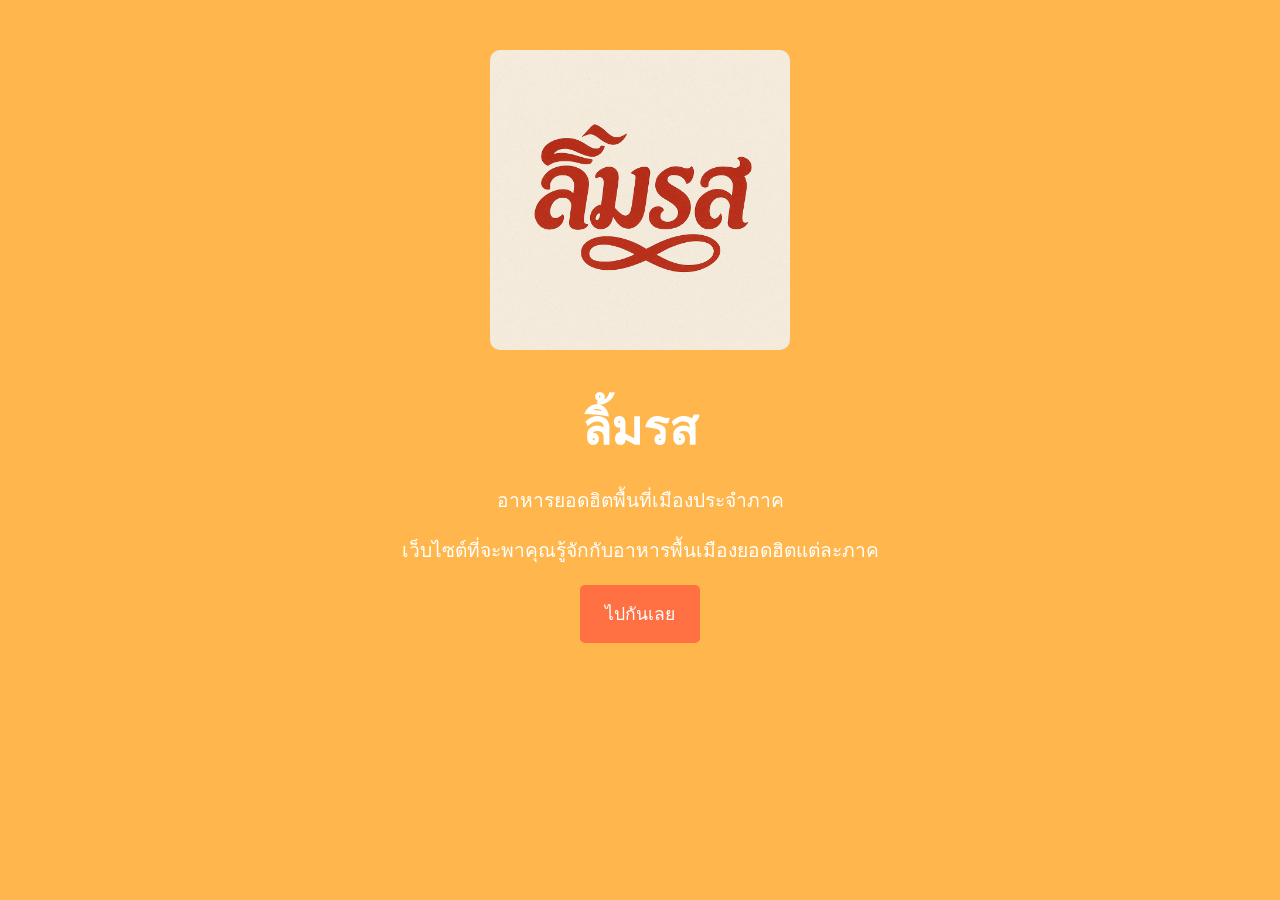
<file: index.html>
<!DOCTYPE html>
<html lang="th">
<head>
  <meta charset="UTF-8">
  <meta name="viewport" content="width=device-width, initial-scale=1.0">
  <title>ลิ้มรส</title>
  <link rel="stylesheet" href="css/index.css">
</head>
<body>
  <section class="hero">
    <div class="logo">
      <img src="image/logo/limross.png" alt="ลิ้มรส" />
    </div>
    <h1>ลิ้มรส</h1>
    <p>อาหารยอดฮิตพื้นที่เมืองประจำภาค</p>
    <p>เว็บไซต์ที่จะพาคุณรู้จักกับอาหารพื้นเมืองยอดฮิตแต่ละภาค</p>
    <a href="Home.html"><button>ไปกันเลย</button></a>
  </section>
</body>
</html>
</file>
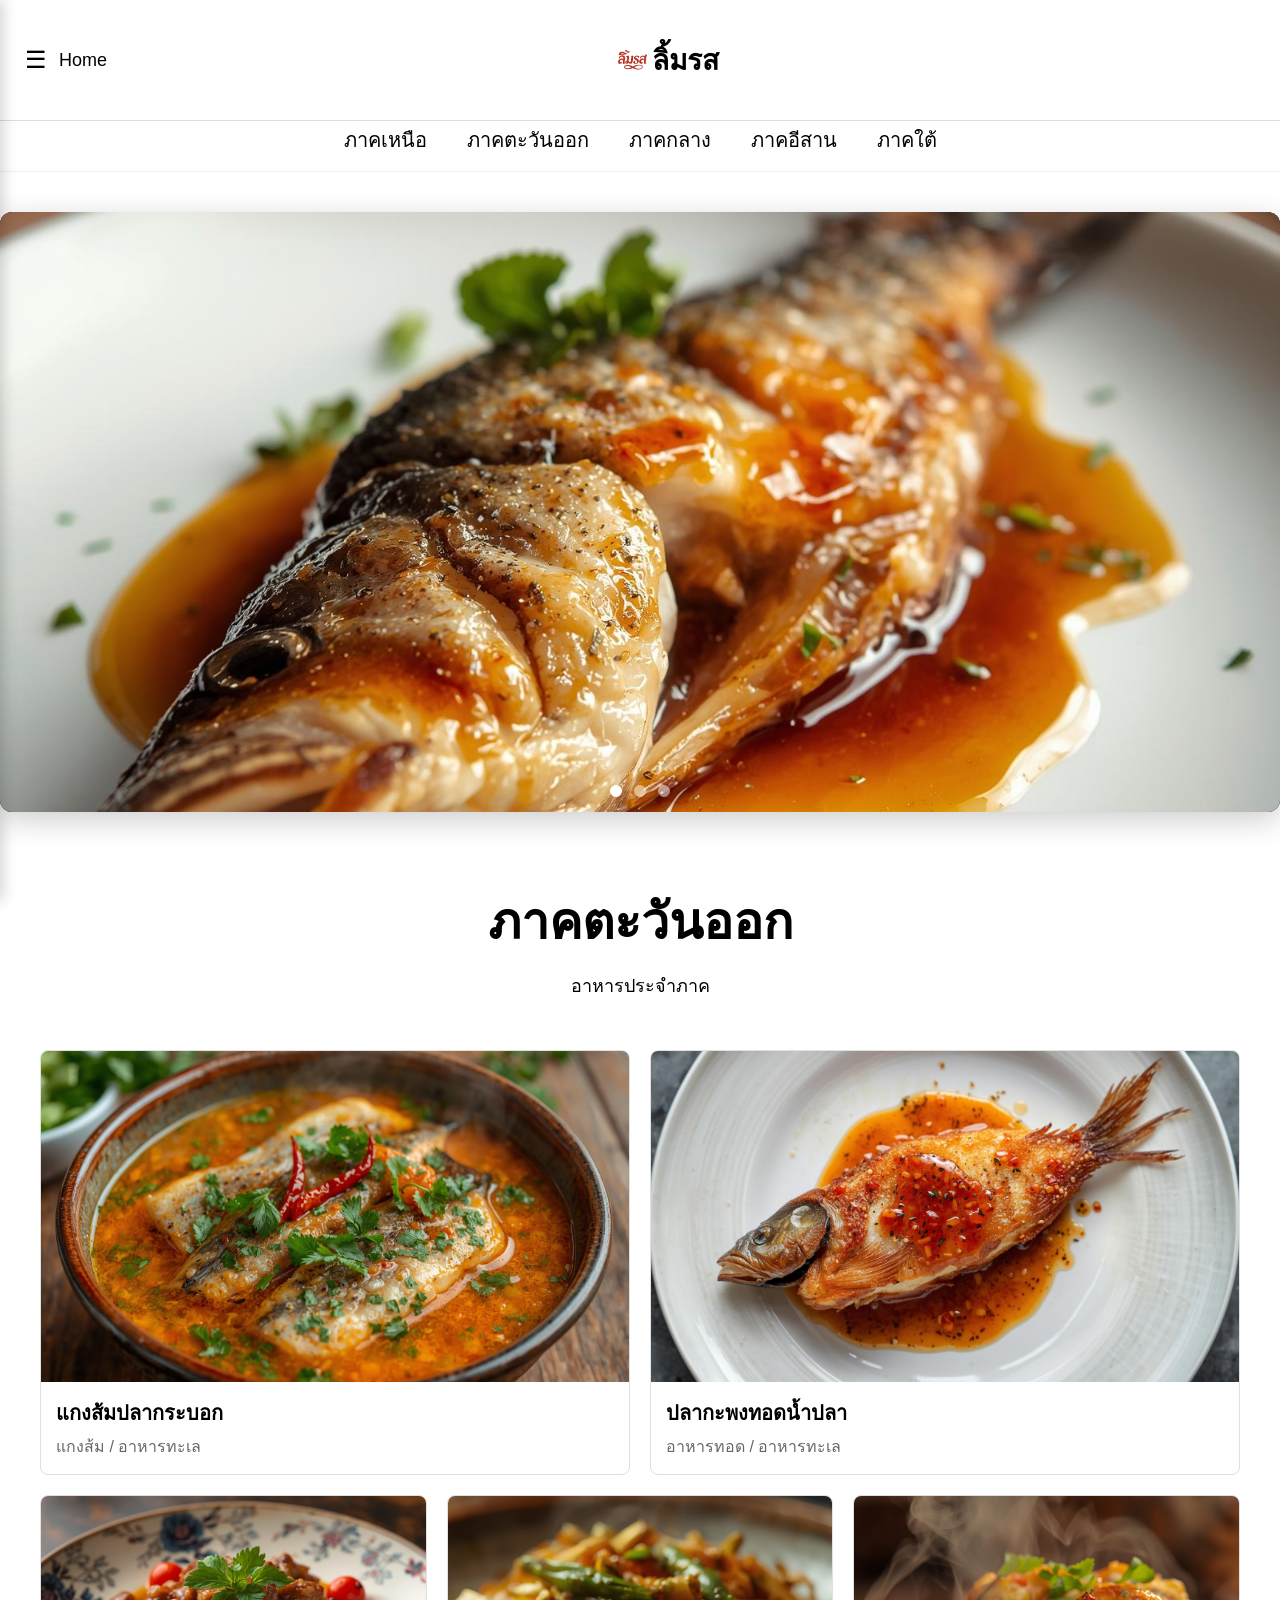
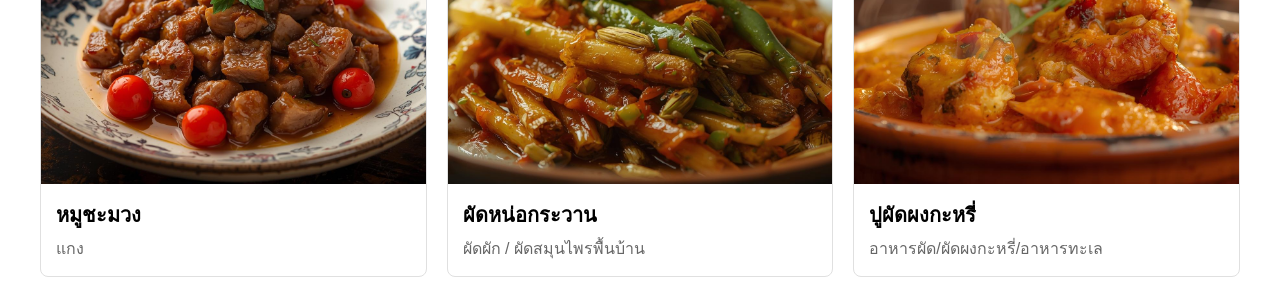
<file: Eastern Region.html>
<!DOCTYPE html>
<html lang="th">
<head>
  <meta charset="UTF-8">
  <meta name="viewport" content="width=device-width, initial-scale=1.0">
  <title>ลิ้มรส (อาหารพื้นเมืองยอดฮิตประจำภาค)</title>
  <link rel="stylesheet" href="css/ook.css"> 
</head>
<body>
  <header class="navbar" aria-label="Main Navigetion">
    <div class="logo">
        <img src="image/logo/limross png..png" alt="logo">
       
    </div>
    <div class="navbar-left">
      <div class="menu-icon" id="menuBtn">☰</div>
      <span class="city">Home</span>
    </div>
    <h2 class="logo">ลิ้มรส</h2>
  </header>

  <nav class="sub-menu">
    <ul>  
     <li><a href="pakner.html">ภาคเหนือ</a></li>
      <li><a href="Eastern Region.html">ภาคตะวันออก</a></li>
      <li><a href="pakgang.html">ภาคกลาง</a></li>
      <li><a href="pakesan.html">ภาคอีสาน</a></li>
      <li><a href="paktai.html">ภาคใต้</a></li>
     
    </ul>
  </nav>
  
  <div class="hero-slider-container">
    <div class="hero-slider slick-slider" id="heroSlider">

      <div class="item slick-slide active" data-slick-index="0" role="option" aria-describedby="slick-slide00">
          <div class="item-wrap">
              <div class="wrap">
                  <a href="#" class="item-bg" data-src="image/ภาคตะวันออก/ปลากะพงทอดน้ำปลา" tabindex="-1">
                      <img src="image/ภาคตะวันออก/ปลากะพงทอดน้ำปลา.jpg" alt="เมนูอาหารเหนือ" class="slider-image">
                  </a>
              </div>
          </div>
      </div>
      
      <div class="item slick-slide" data-slick-index="1" role="option" aria-describedby="slick-slide01">
          <div class="item-wrap">
              <div class="wrap">
                  <a href="#" class="item-bg" data-src="image/ภาคเหนือ/ภาคเหนือ.png" tabindex="-1">
                      <img src="image/ภาคตะวันออก/ปูผัดกะหรี่.jpg" alt="รวมรูปอาหารเหนือหลายชนิด" class="slider-image">
                  </a>
                  </div>
          </div>
      </div>

      <div class="item slick-slide" data-slick-index="2" role="option" aria-describedby="slick-slide02">
          <div class="item-wrap">
              <div class="wrap">
                  <a href="#" class="item-bg" data-src="image/ภาคเหนือ/ภาคเหนือ2.jpg" tabindex="-1">
                      <img src="image/ภาคตะวันออก/แกงส้มปลากระบอก2.jpg" alt="อาหารภาคเหนือสำรับใหญ่" class="slider-image">
                  </a>
              </div>
          </div>
      </div>
      
    </div>
    <div class="slider-dots" id="sliderDots"></div>
  </div>


  <div class="sidebar" id="sidebar">
    <div class="close-btn" id="closeBtn">✕</div>
    <ul class="menu-list">
      <li><a href="Home.html">หน้าแรก</a></li>
      <li><a href="#">ติดต่อเรา</a></li>
      
    </ul>
  </div>
   <div class="htl" id="htl">
  <div></div>
    <h4>ภาคตะวันออก</h4>
    <h1>อาหารประจำภาค</h1>
  </div>
  
  <section class="content-section">
    <div class="food-grid">
        
      <div class="grid-row grid-row-2-col">
        
        <a href="#" class="food-card large-card" data-food="แกงส้มปลากระบอก">
          <div class="card-summary">
             <div class="card-image-wrapper">
                <img src="image/ภาคตะวันออก/แกงส้มปลากระบอก.jpg" alt="แกงส้มปลากระบอก" class="card-image">
             </div>
             <div class="card-info">
                <h3 class="card-title">แกงส้มปลากระบอก</h3>
                <p class="card-region">แกงส้ม / อาหารทะเล</p>
             </div>
          </div>
          <div class="modal-description-inline hidden">
             <p><b>ความเป็นมา:</b><br>
                แกงส้มปลากระบอกเป็นอาหารพื้นบ้านที่พบได้มากในภาคกลางและภาคใต้ของไทย 
                โดยเฉพาะชุมชนชายทะเลที่นิยมใช้ปลากระบอกสดเป็นวัตถุดิบสำคัญ 
                แกงส้มเป็นแกงรสเปรี้ยวเผ็ดที่ถือเป็นอาหารโบราณของไทย 
                สืบทอดมาตั้งแต่สมัยอยุธยา โดยมีการปรับสูตรแตกต่างกันตามแต่ละภูมิภาค</p>

                <p><b>วัตถุดิบหลัก:</b><br>
                ปลากระบอกสด<br>
                พริกแกงส้ม (พริกแห้ง กระเทียม หอมแดง กะปิ)<br>
                ผักต่างๆ เช่น มะละกอ ถั่วฝักยาว ดอกแค หรือใบมะกรูดตามสูตร<br>
                น้ำปลา เกลือ น้ำตาลปี๊บ<br>
                น้ำมะขามเปียก หรือส้มแขก สำหรับเพิ่มความเปรี้ยว</p>

                <p><b>ลักษณะของอาหาร:</b><br>
                เป็นแกงน้ำสีส้มเข้ม รสเปรี้ยวเค็มหวานกำลังดี 
                เนื้อปลากระบอกนุ่ม ไม่มีกลิ่นคาวเมื่อปรุงอย่างถูกวิธี 
                มีรสกลมกล่อม และหอมเครื่องแกงแบบไทยแท้</p>

                <p><b>วิธีทำโดยย่อ:</b><br>
                โขลกพริกแกงส้มให้ละเอียด<br>
                ตั้งน้ำซุปให้เดือด ใส่พริกแกง คนให้ละลาย<br>
                ใส่ผักที่สุกยากก่อน เช่น มะละกอ<br>
                เมื่อผักเริ่มนิ่ม ใส่ปลากระบอกลงไป ต้มจนเนื้อปลาเหลืองขาวสวย<br>
                ปรุงรสด้วยน้ำมะขาม น้ำปลา น้ำตาลปี๊บ ให้รสเปรี้ยวหวานเค็มพอดี</p>

                <p><b>จุดเด่นของเมนู:</b><br>
                ใช้ปลากระบอก ซึ่งเป็นปลาทะเลที่เนื้อแน่น หวาน ชุ่ม ไม่ร่วนง่าย<br>
                น้ำแกงส้มเข้มข้น ได้รสเปรี้ยวแบบธรรมชาติ<br>
                เป็นอาหารที่มีคุณค่าทางโภชนาการสูงเพราะมีปลาและผักหลากหลาย</p>

                <p><b>เครื่องเคียงที่นิยมเสิร์ฟ:</b><br>
                ข้าวสวยร้อนๆ<br>
                ผักสด เช่น แตงกวา ถั่วฝักยาว<br>
                ไข่เจียว หรือไข่ต้ม (ลดความเผ็ดและช่วยเพิ่มโปรตีน)</p>

                <p><b>พื้นที่ที่นิยมมาก:</b><br>
                สมุทรสงคราม สมุทรสาคร เพชรบุรี ภูเก็ต สงขลา และพื้นที่ชายทะเลอื่นๆ 
                ที่สามารถหา “ปลากระบอกสด” ได้ง่าย</p>

                <p><b>ราคาโดยประมาณ:</b><br>
                50–80 บาท ต่อถ้วย (ขึ้นอยู่กับร้านและขนาดของปลากระบอก)</p>
                                
                <p><b>คุณค่าทางอาหาร:</b><br>
                - ปลากระบอกมีโปรตีนสูงและไขมันต่ำ เหมาะสำหรับผู้รักสุขภาพ<br>
                - อุดมด้วยกรดไขมันจำเป็น ช่วยบำรุงระบบประสาทและหัวใจ<br>
                - พริกและมะขามช่วยกระตุ้นระบบย่อยอาหารและเสริมวิตามินซี<br>
                - ผักในแกงมีไฟเบอร์สูง ช่วยควบคุมน้ำหนักและระบบขับถ่าย</p>

                <p><b>ความนิยมในปัจจุบัน:</b><br>
                แกงส้มปลากระบอกยังคงเป็นเมนูยอดนิยมในร้านอาหารท้องถิ่นและร้านอาหารภาคกลาง–ภาคใต้ 
                หลายแห่งเสิร์ฟคู่กับข้าวสวยร้อน ๆ และมักถูกสั่งเป็นเมนูคู่โต๊ะครอบครัว 
                เพราะเป็นอาหารที่มีรสเข้มข้น กินง่าย และให้คุณค่าทางโภชนาการสูง</p>

                <p><b>โอกาสที่นิยมทำ:</b><br>
                - มื้อเย็นของครอบครัว<br>
                - งานบุญประจำบ้านในหลายพื้นที่ภาคใต้<br>
                - ช่วงฤดูฝนหรือฤดูหนาว เนื่องจากรสจัดช่วยให้ร่างกายอบอุ่น<br>
                - ใช้ปลากระบอกสดตามฤดูกาลของชุมชนชายฝั่ง</p>

          </div>
        </a>

        <a href="#" class="food-card large-card" data-food="ปลากะพงทอดน้ำปลา">
          <div class="card-summary">
            <div class="card-image-wrapper">
              <img src="image/ภาคตะวันออก/ปลากะพงทอดน้ำปลา (1).jpg" alt="ปลากะพงทอดน้ำปลา" class="card-image">
            </div>
            <div class="card-info">
              <h3 class="card-title">ปลากะพงทอดน้ำปลา</h3>
              <p class="card-region">อาหารทอด / อาหารทะเล</p>
            </div>
          </div>
          <div class="modal-description-inline hidden">
            <p><b>ความเป็นมา:</b><br>
              ปลากะพงทอดน้ำปลาเป็นเมนูอาหารไทยยอดนิยม โดยเฉพาะในภาคกลางและภาคใต้ 
              เกิดจากการประยุกต์วิธีการทอดปลาแบบดั้งเดิมเข้ากับการปรุงรสด้วยน้ำปลา 
              ทำให้ได้รสชาติกลมกล่อมและกลิ่นหอมเฉพาะตัว 
              นิยมทำในครอบครัวและเสิร์ฟในร้านอาหารทะเลทั่วประเทศ</p>

              <p><b>วัตถุดิบหลัก:</b><br>
              ปลากะพงสดทั้งตัวหรือเป็นชิ้น<br>
              น้ำปลาอย่างดี<br>
              น้ำตาลปี๊บ<br>
              น้ำมันสำหรับทอด<br>
              มะม่วงดิบซอย (เครื่องเคียง), หอมเจียว, ผักชี</p>

              <p><b>ลักษณะของอาหาร:</b><br>
              ปลากะพงทอดจนกรอบนอกนุ่มใน ราดด้วยซอสน้ำปลาเข้มข้นหวานเค็มกลมกล่อม 
              มีกลิ่นหอมของน้ำปลาต้ม และความหวานจากน้ำตาลปี๊บ 
              เสิร์ฟพร้อมเครื่องเคียงเพิ่มความสดชื่น เช่น มะม่วงซอยและผักชี</p>

              <p><b>วิธีทำโดยย่อ:</b><br>
              นำปลากะพงขอดเกล็ด ผ่าท้อง ล้างให้สะอาด แล้วบั้งให้สุกทั่วถึงขณะทอด<br>
              ทอดปลาในน้ำมันร้อนจนเหลืองกรอบ ตักขึ้นพักไว้<br>
              ตั้งกระทะผสมน้ำปลาและน้ำตาลปี๊บ เคี่ยวให้ข้นเป็นซอส<br>
              ราดซอสลงบนปลาที่ทอดแล้ว และตกแต่งด้วยมะม่วงซอยหรือหอมเจียว</p>

              <p><b>จุดเด่นของเมนู:</b><br>
              เนื้อปลากะพงสดหวานเป็นธรรมชาติ<br>
              ซอสน้ำปลาเค็มหวานกลมกล่อมเข้ากับปลาทอดได้ดีมาก<br>
              กินได้ทั้งตัว กรอบนอกนุ่มใน<br>
              เป็นเมนูยอดนิยมในร้านอาหารทะเลและภัตตาคาร</p>

              <p><b>เครื่องเคียงที่นิยมเสิร์ฟ:</b><br>
              มะม่วงดิบซอย<br>
              หอมเจียว<br>
              ผักชี<br>
              น้ำจิ้มซีฟู้ดหรือยำมะม่วง (ตามร้านต่าง ๆ)</p>

              <p><b>พื้นที่ที่นิยมมาก:</b><br>
              จังหวัดชายทะเล เช่น สมุทรสาคร สมุทรสงคราม ชลบุรี ระยอง ภูเก็ต 
              รวมถึงร้านอาหารทั่วไปในกรุงเทพฯ และภาคกลางที่เสิร์ฟอาหารทะเลสด</p>

              <p><b>ราคาโดยประมาณ:</b><br>
              250–450 บาท ต่อจาน ขึ้นอยู่กับขนาดของปลากะพงและร้านอาหาร</p>
              <p><b>คุณค่าทางอาหาร:</b><br>
              - ปลากะพงเป็นปลาที่มีโปรตีนสูง ไขมันต่ำ<br>
              - อุดมด้วยโอเมก้า 3 ช่วยบำรุงสมองและหัวใจ<br>
              - มีแร่ธาตุสำคัญ เช่น ซีลีเนียม ฟอสฟอรัส และไอโอดีน<br>
              - ทานคู่ผักสดช่วยเพิ่มวิตามินและไฟเบอร์</p>

              <p><b>ความนิยมในปัจจุบัน:</b><br>
              เป็นเมนูยอดนิยมในร้านอาหารทะเลทั่วประเทศ 
              รวมถึงภัตตาคารที่เสิร์ฟอาหารไทยร่วมสมัย เพราะมีหน้าตาสวยงามและรสชาติที่ทุกวัยรับประทานได้ 
              เหมาะทั้งงานเลี้ยง มื้อครอบครัว และมื้อพิเศษ</p>

              <p><b>โอกาสที่นิยมทำ:</b><br>
              - มื้อเย็นกับครอบครัว<br>
              - งานเลี้ยงสังสรรค์<br>
              - งานเทศกาลหรือโอกาสพิเศษ<br>
              - เมนูแนะนำในร้านอาหารทะเล</p>

          </div>
        </a>
      </div>

      <div class="grid-row grid-row-3-col">

        <a href="#" class="food-card small-card" data-food="หมูชะมวง">
          <div class="card-summary">
            <div class="card-image-wrapper">
              <img src="image/ภาคตะวันออก/หมูชะมวงอาหารตะวันออก.jpg" alt="หมูชะมวง" class="card-image">
            </div>
            <div class="card-info">
              <h3 class="card-title">หมูชะมวง</h3>
              <p class="card-region">แกง</p>
            </div>
          </div>
          <div class="modal-description-inline hidden">
            <p><b>ความเป็นมา:</b><br>
                หมูชะมวงเป็นอาหารพื้นเมืองชื่อดังของจังหวัดจันทบุรีและภาคตะวันออกของประเทศไทย 
                มีเอกลักษณ์โดดเด่นจากการใช้ใบชะมวง ซึ่งให้รสเปรี้ยวเฉพาะตัว 
                เมนูนี้ได้รับอิทธิพลจากวัฒนธรรมการปรุงอาหารของชาวพื้นเมืองในภาคตะวันออก 
                นิยมทำกันในครอบครัวและในงานเทศกาลท้องถิ่น</p>

                <p><b>วัตถุดิบหลัก:</b><br>
                หมูสามชั้นหรือหมูเนื้อแดง<br>
                ใบชะมวงสด (ฉีกเป็นชิ้นเล็ก ๆ)<br>
                พริกแกงเผ็ดหรือพริกแกงคั่ว<br>
                น้ำปลา น้ำตาลปี๊บ<br>
                กระเทียม หอมแดง<br>
                น้ำซุปหรือกะทิเล็กน้อย (ขึ้นอยู่กับสูตร)</p>

                <p><b>ลักษณะของอาหาร:</b><br>
                เป็นแกงหรือผัดกึ่งแห้ง รสเปรี้ยวจากใบชะมวง 
                เข้ากันกับความมันของหมูสามชั้นและความเข้มของเครื่องแกง 
                สีของเมนูออกน้ำตาลเข้มและส่งกลิ่นหอมของสมุนไพร</p>

                <p><b>วิธีทำโดยย่อ:</b><br>
                ผัดพริกแกงกับน้ำมันจนหอม<br>
                ใส่หมูลงผัดให้ตึงและดูดรสเครื่องแกง<br>
                เติมน้ำซุปเล็กน้อย ใส่ใบชะมวงลงไป<br>
                เคี่ยวไฟอ่อนจนหมูเปื่อยและใบชะมวงนุ่ม<br>
                ปรุงรสด้วยน้ำปลาและน้ำตาลปี๊บให้รสเปรี้ยว เค็ม หวานพอดี</p>

                <p><b>จุดเด่นของเมนู:</b><br>
                รสเปรี้ยวธรรมชาติจากใบชะมวง ไม่เหมือนรสเปรี้ยวของน้ำมะขามหรือน้ำมะนาว<br>
                หมูนุ่ม เคี่ยวจนเข้าเครื่อง<br>
                เป็นอาหารที่มีเอกลักษณ์เฉพาะถิ่นภาคตะวันออก</p>

                <p><b>เครื่องเคียงที่นิยมเสิร์ฟ:</b><br>
                ข้าวสวยร้อนๆ<br>
                ไข่เจียวหรือไข่ต้ม (ช่วยบาลานซ์รสเปรี้ยว)<br>
                ผักสด เช่น แตงกวาหรือผักแนม</p>

                <p><b>พื้นที่ที่นิยมมาก:</b><br>
                จังหวัดจันทบุรี ตราด ระยอง และพื้นที่ภาคตะวันออกอื่น ๆ 
                รวมถึงร้านอาหารพื้นบ้านที่ต้องการนำเสนอรสชาติท้องถิ่น</p>

                <p><b>ราคาโดยประมาณ:</b><br>
                80–150 บาท ต่อจาน (ขึ้นอยู่กับร้านและปริมาณหมูที่ใช้)</p>
                <p><b>คุณค่าทางอาหาร:</b><br>
              - เนื้อหมูให้โปรตีนและพลังงาน<br>
              - ใบชะมวงมีแอนติออกซิแดนต์สูง ช่วยต้านอาการอักเสบ<br>
              - มีไฟเบอร์ช่วยย่อย ลดความมันของหมู<br>
              - วัตถุดิบสมุนไพรช่วยบำรุงระบบย่อยอาหาร</p>

              <p><b>ความนิยมในปัจจุบัน:</b><br>
              หมูชะมวงกลายเป็นเมนูที่พบได้ในร้านอาหารพื้นเมืองและภัตตาคารในภาคตะวันออก 
              รวมถึงร้านอาหารไทยในพื้นที่อื่น ๆ เพราะเริ่มเป็นที่รู้จักในวงกว้าง 
              โดยเฉพาะกลุ่มคนที่ชอบอาหารรสเปรี้ยวหวานแบบโบราณ</p>

              <p><b>โอกาสที่นิยมทำ:</b><br>
              - มื้ออาหารครอบครัว<br>
              - งานเลี้ยงสังสรรค์ท้องถิ่น<br>
              - เทศกาลหรือพิธีสำคัญของชาวจันทบุรี<br>
              - เมนูรับรองแขกของร้านอาหารพื้นเมือง</p>

          </div>
        </a>

        <a href="#" class="food-card small-card" data-food="ผัดหน่อกระวาน">
          <div class="card-summary">
            <div class="card-image-wrapper">
              <img src="image/ภาคตะวันออก/ผัดหน่อกระวาน.jpg" alt="ผัดหน่อกระวาน" class="card-image">
            </div>
            <div class="card-info">
              <h3 class="card-title">ผัดหน่อกระวาน</h3>
              <p class="card-region">ผัดผัก / ผัดสมุนไพรพื้นบ้าน</p>
            </div>
          </div>
          <div class="modal-description-inline hidden">
            <p><b>ความเป็นมา:</b><br>
                ผัดหน่อกระวานเป็นอาหารพื้นบ้านของภาคตะวันออก โดยเฉพาะในจังหวัดจันทบุรีและตราด 
                ใช้ “หน่อกระวาน” ซึ่งเป็นส่วนอ่อนของต้นกระวานป่า สมุนไพรที่พบมากตามป่าฝนเขตร้อน 
                เมนูนี้มีมาตั้งแต่โบราณและนิยมทำกันในครอบครัวท้องถิ่น 
                ถือเป็นอาหารพื้นบ้านที่สะท้อนเอกลักษณ์การใช้สมุนไพรป่าในภูมิภาคนี้</p>

                <p><b>วัตถุดิบหลัก:</b><br>
                หน่อกระวานอ่อน (หั่นเฉียง)<br>
                เนื้อหมู เนื้อไก่ หรือกุ้ง (ตามสูตร)<br>
                กระเทียมสับ<br>
                พริกสดหรือพริกแห้ง<br>
                น้ำปลา น้ำมันหอย น้ำตาลเล็กน้อย<br>
                น้ำมันสำหรับผัด</p>

                <p><b>ลักษณะของอาหาร:</b><br>
                เป็นผัดแบบไทยรสหอมเผ็ดเล็กน้อย กลิ่นเฉพาะตัวของหน่อกระวาน 
                เนื้อสัมผัสกรุบ นุ่ม ไม่เหนียว รสชาติออกเค็มหวานอ่อน ๆ 
                กินคู่กับข้าวสวยร้อน ๆ จะอร่อยมากเป็นพิเศษ</p>

                <p><b>วิธีทำโดยย่อ:</b><br>
                ตั้งกระทะ ใส่น้ำมัน ผัดกระเทียมให้หอม<br>
                ใส่เนื้อสัตว์ลงผัดจนเกือบสุก<br>
                ใส่หน่อกระวาน ผัดจนเริ่มนุ่ม<br>
                ปรุงรสด้วยน้ำปลา น้ำมันหอย และน้ำตาลเล็กน้อย<br>
                ผัดให้เข้ากันจนสุกและหอม</p>

                <p><b>จุดเด่นของเมนู:</b><br>
                ได้กลิ่นหอมเฉพาะของหน่อกระวาน ซึ่งเป็นสมุนไพรท้องถิ่น<br>
                มีรสชาติเฉพาะตัวที่หากินได้ยาก นอกพื้นที่ภาคตะวันออก<br>
                ผัดง่าย ใช้วัตถุดิบไม่เยอะ แต่รสชาติอร่อยโดดเด่น</p>

                <p><b>เครื่องเคียงหรือเมนูที่เข้ากัน:</b><br>
                ข้าวสวยร้อน ๆ<br>
                ไข่เจียวหรือไข่ดาว<br>
                น้ำพริกกะปิ ผักสด</p>

                <p><b>พื้นที่ที่นิยมมาก:</b><br>
                จันทบุรี ตราด ระยอง และหมู่บ้านที่อยู่ใกล้ป่ากระวานตามธรรมชาติ</p>

                <p><b>ราคาโดยประมาณ:</b><br>
                40–80 บาท ต่อจาน (ตามร้านอาหารพื้นบ้าน)</p>
                <p><b>คุณค่าทางอาหาร:</b><br>
              - หน่อกระวานช่วยขับลมและบำรุงระบบย่อยอาหาร<br>
              - มีสารต้านอนุมูลอิสระจากสมุนไพรธรรมชาติ<br>
              - ให้กากใยอาหารสูง ช่วยระบบขับถ่าย<br>
              - โปรตีนจากเนื้อสัตว์เสริมพลังงานให้ร่างกาย</p>

              <p><b>ความนิยมในปัจจุบัน:</b><br>
              ผัดหน่อกระวานเริ่มเป็นที่รู้จักมากขึ้นผ่านร้านอาหารพื้นเมืองและอาหารสุขภาพ 
              เนื่องจากหน่อกระวานเป็นสมุนไพรที่มีคุณประโยชน์และรสชาติเป็นเอกลักษณ์ 
              ทำให้เป็นเมนูที่คนรักอาหารพื้นบ้านและสายสมุนไพรนิยมมากขึ้น</p>

              <p><b>โอกาสที่นิยมทำ:</b><br>
              - มื้ออาหารประจำครอบครัวในภาคตะวันออกและภาคใต้<br>
              - งานเลี้ยงอาหารพื้นบ้าน<br>
              - เมนูต้อนรับแขกของบ้านหรือชุมชน<br>
              - ร้านอาหารพื้นเมืองที่ต้องการนำเสนอวัตถุดิบท้องถิ่น</p>

          </div>
        </a>

        <a href="#" class="food-card small-card" data-food="ปูผัดผงกะหรี่">
          <div class="card-summary">
            <div class="card-image-wrapper">
              <img src="image/ภาคตะวันออก/ปูผัดผงกะหรี่อาหารทะเล.jpg" alt="ปูผัดผงกะหรี่" class="card-image">
            </div>
            <div class="card-info">
              <h3 class="card-title">ปูผัดผงกะหรี่</h3>
              <p class="card-region">อาหารผัด/ผัดผงกะหรี่/อาหารทะเล</p>
            </div>
          </div>
          <div class="modal-description-inline hidden">
            <p><b>ความเป็นมา:</b><br>
                ปูผัดผงกะหรี่เป็นอาหารไทยสไตล์จีนที่มีต้นกำเนิดจากร้านอาหารจีน–ไทยในกรุงเทพฯ 
                เกิดจากการผสมผสานวิธีผัดแบบจีนเข้ากับเครื่องเทศและผงกะหรี่ของอินเดีย 
                จนกลายเป็นเมนูยอดนิยมที่พบได้ทั่วไปในร้านอาหารทะเลทั่วประเทศ 
                มีรสชาติกลมกล่อมเป็นเอกลักษณ์จากไข่ กะทิ และเครื่องแกงผงกะหรี่แบบไทย</p>

                <p><b>วัตถุดิบหลัก:</b><br>
                ปูทะเลหรือปูม้า<br>
                ผงกะหรี่<br>
                ไข่ไก่<br>
                กะทิหรือครีม<br>
                ขึ้นฉ่าย หอมหัวใหญ่ ต้นหอม<br>
                กระเทียม พริกสด<br>
                น้ำมันหอย น้ำปลา น้ำตาล</p>

                <p><b>ลักษณะของอาหาร:</b><br>
                ปูผัดในซอสผงกะหรี่ที่มีความหอมของเครื่องเทศ รสครีมมี่เล็กน้อยจากไข่และกะทิ 
                เนื้อปูหวานสด กลิ่นหอมจัดจ้าน ซอสเกาะเนื้อปูอย่างพอดี 
                นิยมเสิร์ฟในกระทะร้อนหรือจานลึกเพื่อให้คงรสชาติ</p>

                <p><b>วิธีทำโดยย่อ:</b><br>
                ผัดกระเทียมและพริกให้หอม ใส่ปูลงผัดจนเริ่มสุก<br>
                ผสมไข่ กะทิ ผงกะหรี่ และเครื่องปรุงให้เข้ากัน แล้วเทลงกระทะ<br>
                ผัดให้ซอสข้นเคลือบเนื้อปู ใส่หอมหัวใหญ่และขึ้นฉ่ายลงไป<br>
                ผัดจนสุกส่งกลิ่นหอม พร้อมเสิร์ฟร้อน ๆ</p>

                <p><b>จุดเด่นของเมนู:</b><br>
                ซอสผงกะหรี่หอมเข้มข้น รสกลมกล่อม<br>
                เนื้อปูหวานสด ผัดจนซอสซึมเข้าไปในทุกส่วน<br>
                เป็นเมนูขึ้นชื่อในร้านอาหารทะเลและภัตตาคารไทย–จีน</p>

                <p><b>เครื่องเคียงหรือเมนูที่เข้ากัน:</b><br>
                ข้าวสวยร้อน ๆ<br>
                ผัดผักรวม<br>
                น้ำจิ้มซีฟู้ด (บางร้านมีเสิร์ฟเพิ่มเติม)</p>

                <p><b>พื้นที่ที่นิยมมาก:</b><br>
                ภาคกลางและชายฝั่งทะเล เช่น กรุงเทพฯ สมุทรสาคร ชลบุรี ระยอง ภูเก็ต</p>

                <p><b>ราคาโดยประมาณ:</b><br>
                250–600 บาท ต่อจาน (ขึ้นอยู่กับชนิดปูและขนาด)</p>
                <p><b>คุณค่าทางอาหาร:</b><br>
                  - ปูให้โปรตีนสูง ไขมันต่ำ<br>
                  - มีแร่ธาตุสำคัญ เช่น สังกะสี ไอโอดีน และโอเมก้า 3<br>
                  - ผงกะหรี่มีสารต้านอนุมูลอิสระจากขมิ้นและเครื่องเทศ<br>
                  - ไข่เพิ่มโปรตีนและความมันกลมกล่อมของซอส</p>

                  <p><b>ความนิยมในปัจจุบัน:</b><br>
                  เป็นเมนูยอดนิยมของร้านอาหารทะเล ภัตตาคารจีน-ไทย และร้านซีฟู้ดขนาดใหญ่ 
                  เป็นจานขายดีที่ทั้งคนไทยและชาวต่างชาติชอบ เพราะรสชาติไม่เผ็ดเกินไปและมีความหอมเฉพาะตัว 
                  หลายร้านมีสูตรเฉพาะ เช่น เพิ่มพริกหยวก เพิ่มนมสดมากขึ้น หรือปรับให้เผ็ดจัด</p>

                  <p><b>โอกาสที่นิยมทำ:</b><br>
                  - งานเลี้ยงและมื้อพิเศษ<br>
                  - ร้านอาหารทะเลระดับพรีเมียม<br>
                  - มื้อค่ำของครอบครัว<br>
                  - เมนูเด่นสำหรับรับรองแขก</p>

          </div>
        </a>
      </div>

    </div>
</section>

  <div class="overlay" id="overlay"></div>

  <div class="modal-overlay" id="foodModal">
    <div class="modal-content">
        <div class="modal-header">
            <h2 id="modalTitle">ชื่ออาหาร</h2>
            <span class="close-modal-btn" id="closeDetailBtn">✕</span>
        </div>
        <p class="modal-region" id="modalRegion">ประเภทอาหาร</p>
        <div class="modal-description" id="modalDescription">
            </div>
    </div>
  </div>
  
  <script src="JS/pakner.js"></script> 
</body>
</html>
</file>
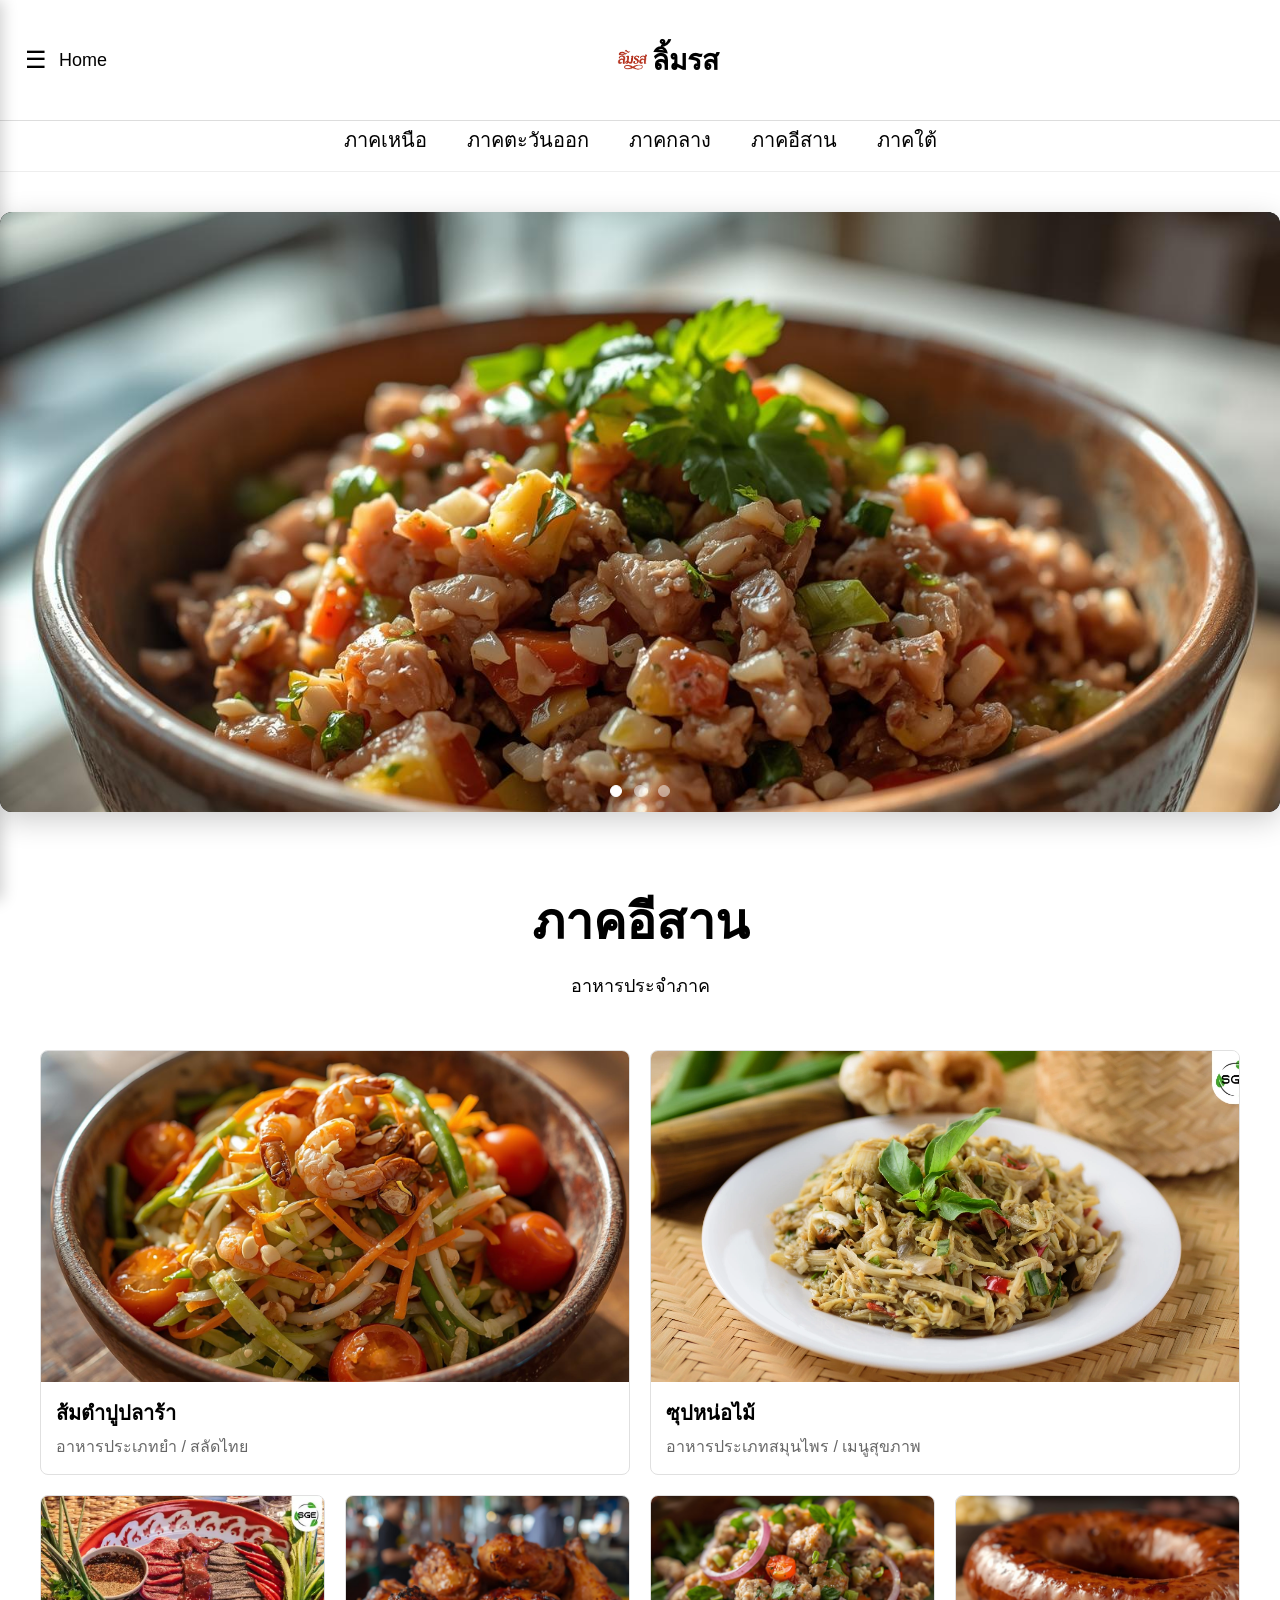
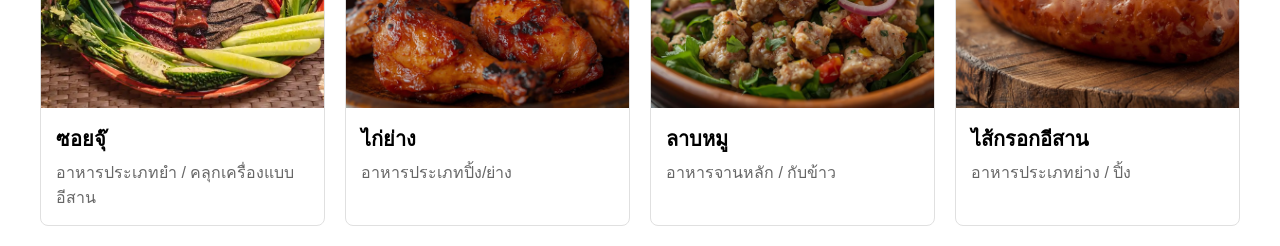
<file: pakesan.html>
<!DOCTYPE html>
<html lang="th">
<head>
  <meta charset="UTF-8">
  <meta name="viewport" content="width=device-width, initial-scale=1.0">
  <title>ลิ้มรส (อาหารพื้นเมืองยอดฮิตประจำภาค)</title>
  <link rel="stylesheet" href="css/pakner.css"> 
</head>
<body>
  <header class="navbar" aria-label="Main Navigetion">
    <div class="logo">
        <img src="image/logo/limross png..png" alt="logo">
       
    </div>
    <div class="navbar-left">
      <div class="menu-icon" id="menuBtn">☰</div>
      <span class="city">Home</span>
    </div>
    <h2 class="logo">ลิ้มรส</h2>
  </header>

  <nav class="sub-menu">
    <ul>  
     <li><a href="pakner.html">ภาคเหนือ</a></li>
      <li><a href="Eastern Region.html">ภาคตะวันออก</a></li>
      <li><a href="pakgang.html">ภาคกลาง</a></li>
      <li><a href="pakesan.html">ภาคอีสาน</a></li>
      <li><a href="paktai.html">ภาคใต้</a></li>
     
    </ul>
  </nav>
  
  <div class="hero-slider-container">
    <div class="hero-slider slick-slider" id="heroSlider">

      <div class="item slick-slide active" data-slick-index="0" role="option" aria-describedby="slick-slide00">
          <div class="item-wrap">
              <div class="wrap">
                  <a href="#" class="item-bg" data-src="image/ภาคอีสาน/ภาคอีสาน.png" tabindex="-1">
                      <img src="image/ภาคอีสาน/ลาบหมู (1).jpg" alt="เมนูอาหารภาคอีสาน" class="slider-image">
                  </a>
              </div>
          </div>
      </div>
      
      <div class="item slick-slide" data-slick-index="1" role="option" aria-describedby="slick-slide01">
          <div class="item-wrap">
              <div class="wrap">
                  <a href="#" class="item-bg" data-src="image/ภาคอีสาน/ภาคอีสาน.png" tabindex="-1">
                      <img src="image/ภาคอีสาน/ไก่ย่าง.jpg" alt="ภาคอีสาน" class="slider-image">
                  </a>
                  </div>
          </div>
      </div>

      <div class="item slick-slide" data-slick-index="2" role="option" aria-describedby="slick-slide02">
          <div class="item-wrap">
              <div class="wrap">
                  <a href="#" class="item-bg" data-src="image/ภาคเหนือ/ภาคอีสาน.jpg" tabindex="-1">
                      <img src="image/ภาคอีสาน/ส้มตำปูปลาร้า (1).jpg" alt="ภาคอีสาน" class="slider-image">
                  </a>
              </div>
          </div>
      </div>
      
    </div>
    <div class="slider-dots" id="sliderDots"></div>
  </div>


  <div class="sidebar" id="sidebar">
    <div class="close-btn" id="closeBtn">✕</div>
    <ul class="menu-list">
      <li><a href="Home.html">หน้าแรก</a></li>
      <li><a href="#">ติดต่อเรา</a></li>
      
    </ul>
  </div>
   <div class="htl" id="htl">
  <div></div>
    <h4>ภาคอีสาน</h4>
    <h1>อาหารประจำภาค</h1>
  </div>
  
  <section class="content-section">
    <div class="food-grid">
        
      <div class="grid-row grid-row-2-col">
        
        <a href="#" class="food-card large-card" data-food="ส้มตำปูปลาร้า">
          <div class="card-summary">
             <div class="card-image-wrapper">
                <img src="image/ภาคอีสาน/ส้มตำปูปลาร้า.jpg" alt="ส้มตำปูปลาร้า" class="card-image">
             </div>
             <div class="card-info">
                <h3 class="card-title">ส้มตำปูปลาร้า</h3>
                <p class="card-region">อาหารประเภทยำ / สลัดไทย</p>
             </div>
          </div>
          <div class="modal-description-inline hidden">
             <p><b>ส้มตำปูปลาร้า</b> เป็นอาหารพื้นบ้านภาคอีสานที่ได้รับความนิยมทั่วประเทศ<br>มีรสชาติ เปรี้ยว เค็ม เผ็ด และนัวจากน้ำปลาร้า<br>วัตถุดิบหลักคือ มะละกอดิบซอย คลุกเคล้ากับเครื่องปรุงรสต่าง ๆ<br>เช่น พริก กระเทียม น้ำมะนาว น้ำปลา น้ำปลาร้า และปูเค็มหรือปูดอง<br>ให้รสชาติที่เข้มข้นและกลิ่นหอมเฉพาะตัว</p>
             <P><b>ลักษณะเด่น:</B>รสจัดจ้าน เผ็ด เปรี้ยว เค็ม และนัว<br>กลิ่นหอมของน้ำปลาร้าเป็นเอกลักษณ์<br>นิยมรับประทานคู่กับข้าวเหนียวและไก่ย่าง<br>เป็นเมนูที่สะท้อนวิถีชีวิตและวัฒนธรรมอาหารอีสาน</P>
             <p><b>วัตถุดิบหลัก:</b>มะละกอดิบซอย<br>พริกขี้หนู, กระเทียม<br>น้ำมะนาว, น้ำปลา, น้ำปลาร้า<br>ปูเค็มหรือปูดอง<br>มะเขือเทศ, ถั่วฝักยาว, น้ำตาลปี๊บ<br>ผักสดแนม เช่น กะหล่ำปลี ถั่วฝักยาว ผักชีฝรั่ง</p>
             <p><b>จุดเด่นของเมนู:</b>“ส้มตำปูปลาร้า” ถือเป็นตัวแทนของอาหารอีสานที่คนไทยรู้จักกันดี<br>มีความโดดเด่นที่รสชาติจัดจ้านและกลิ่นหอมเฉพาะจากน้ำปลาร้า<br>ไม่เพียงแต่อร่อย แต่ยังเป็นอาหารที่แสดงถึงความเรียบง่ายและความสามัคคีในวัฒนธรรมการกินร่วมกันของคนอีสาน</p>
          </div>
        </a>

        <a href="#" class="food-card large-card" data-food="ซุปหน่อไม้">
          <div class="card-summary">
            <div class="card-image-wrapper">
              <img src="image/ภาคอีสาน/ซุปหน่อไม้.webp" alt="ซุปหน่อไม้" class="card-image">
            </div>
            <div class="card-info">
              <h3 class="card-title">ซุปหน่อไม้</h3>
              <p class="card-region">อาหารประเภทสมุนไพร / เมนูสุขภาพ</p>
            </div>
          </div>
          <div class="modal-description-inline hidden">
            <p><b>ซุปหน่อไม้</b> เป็นอาหารพื้นบ้านของภาคอีสานที่นิยมทำกันในฤดูฝน<br>เมื่อมีหน่อไม้สดจำนวนมากจากป่า เมนูนี้จึงถือกำเนิดขึ้น<br>มีรสชาติ เปรี้ยว เค็ม เผ็ด และนัวจากปลาร้า<br>ผสมผสานกับสมุนไพรพื้นบ้าน เช่น ตะไคร้ ใบย่านาง และพริกสด<br>ให้กลิ่นหอมเฉพาะตัวและรสชาติกลมกล่อม</p>
            <p><b>ลักษณะเด่น:</b>รสชาติจัดจ้าน เผ็ด เปรี้ยว เค็ม และนัว<br>กลิ่นหอมจากใบย่านางและปลาร้า<br>มีสมุนไพรช่วยขับลมและบำรุงร่างกาย<br>นิยมรับประทานคู่กับข้าวเหนียวและลาบ หรือไก่ย่าง</p>
            <p><b>วัตถุดิบหลัก:</b>หน่อไม้ต้ม<br>น้ำใบย่านาง<br>น้ำปลาร้า<br>ตะไคร้, หอมแดง, พริกสด<br>ใบแมงลัก, ผักขะแยง<br>เกลือ, น้ำปลา, น้ำมะขามเปียก</p>
            <p><b>จุดเด่นของเมนู::</b>“ซุปหน่อไม้” เป็นเมนูที่สะท้อนภูมิปัญญาของคนอีสาน<br>ที่นำวัตถุดิบจากธรรมชาติในท้องถิ่นมาปรุงอาหารอย่างกลมกลืน<br>ให้ทั้งคุณค่าทางอาหารและสมุนไพร<br>รสชาติอาจแตกต่างกันเล็กน้อยในแต่ละท้องถิ่น แต่จุดร่วมคือ “ความนัวและกลิ่นหอมของปลาร้า” ที่เป็นเอกลักษณ์</p>
          </div>
        </a>
      </div>

      <div class="grid-row grid-row-4-col">

        <a href="#" class="food-card small-card" data-food="ซอยจุ๊">
          <div class="card-summary">
            <div class="card-image-wrapper">
              <img src="image/ภาคอีสาน/ซอยจุ๊.webp" alt="ซอยจุ๊" class="card-image">
            </div>
            <div class="card-info">
              <h3 class="card-title">ซอยจุ๊</h3>
              <p class="card-region">อาหารประเภทยำ / คลุกเครื่องแบบอีสาน</p>
            </div>
          </div>
          <div class="modal-description-inline hidden">
            <p><b>ซอยจุ๊</b> เป็นอาหารพื้นบ้านของภาคอีสานที่มีลักษณะเฉพาะ<br>โดยนิยมใช้เนื้อวัวสด ๆ เช่น เนื้อแดง ตับ หรือหัวใจ มาคลุกกับเครื่องปรุงและสมุนไพร<br>รสชาติจะ นัว เผ็ด เค็ม และหอมกลิ่นข้าวคั่ว พริก และน้ำปลาร้า<br>บางพื้นที่นิยมใส่น้ำดีวัวเล็กน้อยเพื่อเพิ่มรสขมและความเข้มข้นของรสชาติ</p>
            <p><b>ลักษณะเด่น:</b>ใช้เนื้อวัวสดเป็นส่วนประกอบหลัก<br>รสชาติจัดจ้าน นัว เค็ม เผ็ด และขมเล็กน้อย<br>มีกลิ่นหอมของข้าวคั่วและสมุนไพร<br>นิยมรับประทานแบบดิบหรือกึ่งสุก (ในบางท้องถิ่นจะลวกสุกก่อน)<br>กินคู่กับผักสดและข้าวเหนียว</p>
            <p><b>วัตถุดิบหลัก:</b>เนื้อวัวสด (เช่น เนื้อแดง ตับ หรือหัวใจ)<br>ข้าวคั่ว<br>พริกป่น<br>น้ำปลา, น้ำปลาร้า<br>หอมแดงซอย<br>ผักชีฝรั่ง, สะระแหน่, ต้นหอม<br>น้ำดีวัว (ตามชอบ)</p>
            <p><b>จุดเด่นของเมนู:</b>“ซอยจุ๊” เป็นอาหารที่สะท้อนถึงวัฒนธรรมการกินของชาวอีสาน<br>ที่นิยมใช้วัตถุดิบสดใหม่จากท้องถิ่นมาปรุงอาหารอย่างเรียบง่าย<br>มีรสชาติที่เข้มข้น นัว และหอมสมุนไพร<br>แม้จะเป็นอาหารที่ต้องใช้ความระมัดระวังในการบริโภค<br>แต่ก็ถือเป็นเมนูพื้นบ้านที่ได้รับความนิยมและเป็นเอกลักษณ์ของภาคอีสานอย่างแท้จริง</p>
          </div>
        </a>

        <a href="#" class="food-card small-card" data-food="ไก่ย่าง">
          <div class="card-summary">
            <div class="card-image-wrapper">
              <img src="image/ภาคอีสาน/ไก่ย่างวิเชียรบุรี.jpg" alt="ไก่ย่าง" class="card-image">
            </div>
            <div class="card-info">
              <h3 class="card-title">ไก่ย่าง</h3>
              <p class="card-region">อาหารประเภทปิ้ง/ย่าง</p>
            </div>
          </div>
          <div class="modal-description-inline hidden">
            <p><b>ชื่ออาหาร:</b> ไก่ย่าง</p>

<p><b>ที่มาและความเป็นมา:</b><br>
ไก่ย่างเป็นอาหารพื้นบ้านยอดนิยมของประเทศไทย โดยเฉพาะในภาคเหนือและอีสาน  
มีต้นกำเนิดจากวิถีชีวิตเกษตรกรรมและวัฒนธรรมการเลี้ยงไก่ของชาวบ้าน  
ไก่ย่างถูกปรุงด้วยสมุนไพรท้องถิ่นและเครื่องเทศ เพื่อเพิ่มรสชาติและกลิ่นหอม  
เป็นอาหารที่เหมาะกับการทานคู่กับข้าวเหนียวและส้มตำ และมักปรากฏในงานบุญ งานเทศกาล และงานเลี้ยงครอบครัว</p>

<p><b>วัตถุดิบหลัก:</b><br>
ไก่ทั้งตัวหรือชิ้นส่วนไก่ตามชอบ<br>
ขมิ้นผง<br>
พริกไทย<br>
กระเทียม<br>
รากผักชี<br>
น้ำปลา<br>
เกลือ<br>
น้ำตาลปี๊บ<br>
สมุนไพรไทย เช่น ตะไคร้ ใบมะกรูด และหอมแดง</p>

<p><b>วิธีทำ:</b><br>
1. ล้างไก่ให้สะอาด และผ่าครึ่งหรือใช้ชิ้นตามชอบ<br>
2. เตรียมเครื่องหมัก: ตำขมิ้น กระเทียม พริกไทย รากผักชีและสมุนไพรอื่น ๆ ให้ละเอียด<br>
3. ผสมเครื่องหมักกับน้ำปลา น้ำตาลปี๊บ และเกลือ คลุกไก่ให้เข้ากัน<br>
4. หมักไก่ประมาณ 2–4 ชั่วโมง หรือข้ามคืนเพื่อให้รสซึมเข้าทุกส่วน<br>
5. ย่างไก่บนเตาถ่านหรือเตาอบจนสุกและมีกลิ่นหอม<br>
6. เสิร์ฟร้อน ๆ คู่กับข้าวเหนียว ส้มตำ หรือเครื่องเคียงตามชอบ</p>

<p><b>ลักษณะของอาหาร:</b><br>
ไก่ย่างมีสีเหลืองทองจากขมิ้นและเครื่องเทศ  
เนื้อไก่นุ่มชุ่มน้ำ มีกลิ่นหอมสมุนไพรไทย  
ผิวกรอบเล็กน้อยและรสชาติกลมกล่อม เผ็ดเค็มหวานเล็กน้อย  
เหมาะสำหรับทานกับข้าวเหนียวและน้ำจิ้มแจ่ว</p>

<p><b>จุดเด่นของเมนู:</b><br>
- รสชาติกลมกล่อมจากเครื่องเทศและสมุนไพรไทย<br>
- เนื้อไก่นุ่ม ชุ่มน้ำ และมีกลิ่นหอมเฉพาะตัว<br>
- สามารถปรับรสชาติได้ตามความชอบ<br>
- เป็นอาหารพื้นบ้านที่ทานง่าย เหมาะกับทุกวัย</p>

<p><b>คุณค่าทางอาหาร:</b><br>
- โปรตีนจากเนื้อไก่<br>
- ไขมันดีจากการย่างไม่ใช้น้ำมันเยอะ<br>
- สมุนไพรช่วยย่อยอาหารและเพิ่มกลิ่นหอม<br>
- เหมาะสำหรับคนรักสุขภาพและผู้ที่ต้องการอาหารโปรตีนสูง</p>

<p><b>รูปแบบและการดัดแปลง:</b><br>
- ไก่ย่างแบบดั้งเดิม (หมักเครื่องเทศพื้นบ้าน)<br>
- ไก่ย่างสมุนไพร (ใส่ตะไคร้ ใบมะกรูด และขมิ้นสด)<br>
- ไก่ย่างน้ำผึ้ง (ปรับรสหวานนิด ๆ)<br>
- ไก่ย่างเจ (ใช้โปรตีนจากพืชแทนไก่)</p>

<p><b>ความนิยมในปัจจุบัน:</b><br>
ไก่ย่างเป็นเมนูยอดนิยมทั้งในภาคเหนือและอีสาน  
มักเสิร์ฟในครัวเรือน งานบุญ งานเทศกาล และร้านอาหารพื้นเมือง  
นักท่องเที่ยวมักนิยมชิมไก่ย่างเพื่อสัมผัสรสชาติอาหารพื้นเมืองไทยแท้ ๆ  
ยังเป็นอาหารที่มีชื่อเสียงในสตรีทฟู้ดไทยและร้านอาหารต่างประเทศ</p>

<p><b>โอกาสที่นิยมทำและรับประทาน:</b><br>
- มื้อกลางวันและมื้อเย็นในครัวเรือน<br>
- งานบุญ งานเทศกาล และงานเลี้ยงครอบครัว<br>
- รับประทานคู่กับข้าวเหนียว ส้มตำ และน้ำจิ้มแจ่ว<br>
- เมนูต้อนรับแขกหรือนักท่องเที่ยว</p>

<p><b>เกร็ดน่ารู้:</b><br>
- การหมักไก่ข้ามคืนทำให้รสชาติเข้มข้นยิ่งขึ้น<br>
- การย่างบนเตาถ่านช่วยให้ไก่มีกลิ่นหอมและรสชาติดั้งเดิม<br>
- สามารถปรับระดับความเผ็ดของเครื่องเทศได้ตามชอบ<br>
- ไก่ย่างเป็นตัวอย่างของอาหารพื้นบ้านที่สะท้อนภูมิปัญญาและวัฒนธรรมอาหารล้านนาและอีสาน</p>
          </div>
        </a>

        <a href="#" class="food-card small-card" data-food="ลาบหมู">
          <div class="card-summary">
            <div class="card-image-wrapper">
              <img src="image/ภาคอีสาน/ลาบหมู.jpg" alt="ลาบหมู" class="card-image">
            </div>
            <div class="card-info">
              <h3 class="card-title">ลาบหมู</h3>
              <p class="card-region">อาหารจานหลัก / กับข้าว</p>
            </div>
          </div>
          <div class="modal-description-inline hidden">
          <p><b>ชื่ออาหาร:</b> ลาบหมู</p>

<p><b>ที่มาและความเป็นมา:</b><br>
ลาบหมูเป็นอาหารพื้นเมืองของภาคอีสานและภาคเหนือของประเทศไทย มีต้นกำเนิดมาจากวัฒนธรรมอาหารชาวลาวและชาวอีสาน  
คำว่า "ลาบ" หมายถึงการปรุงเนื้อสัตว์สับหรือหั่นเป็นชิ้นเล็ก ๆ คลุกเคล้ากับสมุนไพร เครื่องเทศ และน้ำปรุงรส  
ลาบหมูถือเป็นอาหารประจำงานบุญ งานเลี้ยง และเทศกาลต่าง ๆ  
สะท้อนภูมิปัญญาในการถนอมเนื้อสัตว์ด้วยสมุนไพรและรสเปรี้ยว เค็ม เผ็ด ที่ช่วยให้อร่อยและยืดอายุอาหารได้</p>

<p><b>วัตถุดิบหลัก:</b><br>
หมูสับ<br>
ข้าวคั่ว (คั่วแล้วตำละเอียด)<br>
พริกป่น<br>
หอมแดงซอย<br>
น้ำปลา<br>
น้ำมะนาว<br>
ใบสะระแหน่<br>
ผักสด เช่น ผักกาดขาวหรือผักชีฝรั่ง<br>
พริกขี้หนูสด (ปรับตามความชอบ)</p>

<p><b>วิธีทำ:</b><br>
1. นำหมูสับมาลวกในน้ำเดือดจนสุก แล้วสะเด็ดน้ำ<br>
2. โขลกข้าวคั่วให้ละเอียดและเตรียมพริกป่น<br>
3. ผสมหมูสุกกับข้าวคั่ว พริกป่น หอมแดงซอย น้ำปลา และน้ำมะนาว คลุกเคล้าให้เข้ากัน<br>
4. ใส่พริกขี้หนูสดและใบสะระแหน่ คลุกเบา ๆ เพื่อเพิ่มกลิ่นหอม<br>
5. จัดเสิร์ฟบนจาน พร้อมผักสด เช่น ผักกาดขาว ผักชีฝรั่ง หรือผักตามชอบ</p>

<p><b>ลักษณะของอาหาร:</b><br>
ลาบหมูเป็นอาหารสับละเอียด มีรสเปรี้ยว เค็ม เผ็ด และหอมข้าวคั่ว  
เนื้อหมูนุ่ม รสชาติเข้มข้นจากน้ำปลา น้ำมะนาว และสมุนไพร  
มีกลิ่นหอมจากใบสะระแหน่ และพริกสดเพิ่มความเผ็ดร้อนเล็กน้อย  
เหมาะสำหรับรับประทานคู่กับข้าวเหนียวหรือผักสด</p>

<p><b>จุดเด่นของเมนู:</b><br>
- รสชาติครบทั้งเปรี้ยว เค็ม เผ็ด และหอมสมุนไพร<br>
- ใช้วัตถุดิบท้องถิ่นสดใหม่<br>
- สามารถปรับระดับความเผ็ดและเปรี้ยวได้ตามชอบ<br>
- เป็นอาหารที่ทานง่ายและเข้ากับข้าวเหนียวหรือผักสด</p>

<p><b>คุณค่าทางอาหาร:</b><br>
- โปรตีนจากหมูสับ<br>
- ใยอาหารและวิตามินจากผักสด<br>
- ไขมันต่ำหากเลือกหมูไม่ติดมันมาก<br>
- สมุนไพรช่วยย่อยอาหารและเพิ่มกลิ่นหอม</p>

<p><b>รูปแบบและการดัดแปลง:</b><br>
- ลาบหมูดั้งเดิมแบบเผ็ดจัด<br>
- ลาบหมูแบบไม่เผ็ด สำหรับผู้ที่ไม่ทานเผ็ด<br>
- ลาบหมูใส่ข้าวคั่วมากหรือน้อย ตามความชอบ<br>
- ลาบเจ (ใช้เต้าหู้แทนหมูและไม่ใส่น้ำปลา)</p>

<p><b>ความนิยมในปัจจุบัน:</b><br>
ลาบหมูเป็นเมนูยอดนิยมทั้งในภาคอีสานและทั่วประเทศ  
มักปรากฏในงานบุญ งานเลี้ยง งานเทศกาล และร้านอาหารพื้นเมือง  
นักท่องเที่ยวต่างชาติหลายคนอยากลองชิมลาบหมูเพื่อสัมผัสรสชาติอาหารพื้นเมืองไทยแท้ ๆ</p>

<p><b>โอกาสที่นิยมทำและรับประทาน:</b><br>
- มื้อกลางวันและมื้อเย็นในครัวเรือน<br>
- งานบุญ งานเทศกาล และงานเลี้ยงชุมชน<br>
- รับประทานคู่กับข้าวเหนียวและผักสด<br>
- เมนูต้อนรับแขกหรือนักท่องเที่ยว</p>

<p><b>เกร็ดน่ารู้:</b><br>
- ข้าวคั่วเป็นหัวใจของลาบ เพื่อเพิ่มความหอมและรสชาติ<br>
- การปรับความเปรี้ยว เค็ม และเผ็ดสามารถทำได้ตามรสชาติของผู้กิน<br>
- ใบสะระแหน่ช่วยลดกลิ่นคาวและเพิ่มความหอมเฉพาะตัว<br>
- ลาบหมูสะท้อนวัฒนธรรมอาหารพื้นบ้านและวิถีชีวิตชาวอีสาน</p>
          </div>
        </a>

        <a href="#" class="food-card small-card" data-food="ไส้กรอกอีสาน">
          <div class="card-summary">
            <div class="card-image-wrapper">
              <img src="image/ภาคอีสาน/ไส้กรอกอีสาน.jpg" alt="ไส้กรอกอีสาน" class="card-image">
            </div>
            <div class="card-info">
              <h3 class="card-title">ไส้กรอกอีสาน</h3>
              <p class="card-region">อาหารประเภทย่าง / ปิ้ง</p>
            </div>
          </div>
          <div class="modal-description-inline hidden">
          <p><b>ชื่ออาหาร:</b> ไส้กรอกอีสาน</p>

<p><b>ที่มาและความเป็นมา:</b><br>
ไส้กรอกอีสานเป็นอาหารพื้นเมืองของภาคอีสานประเทศไทย มีต้นกำเนิดจากการถนอมเนื้อสัตว์ของชาวอีสาน  
โดยนำเนื้อหมูหรือเนื้อสัตว์อื่น ๆ มาผสมกับข้าวสุก เครื่องเทศ และสมุนไพรท้องถิ่น ก่อนยัดใส่ไส้หมูหรือไส้อื่น ๆ  
ไส้กรอกอีสานเป็นอาหารที่นิยมทานคู่กับข้าวเหนียว ผักสด หรือเป็นอาหารว่างในงานบุญและเทศกาลต่าง ๆ  
สะท้อนภูมิปัญญาในการถนอมอาหารและรสชาติแบบดั้งเดิมของชาวอีสาน</p>

<p><b>วัตถุดิบหลัก:</b><br>
เนื้อหมูสับ<br>
มันหมูสับเล็กน้อย<br>
ข้าวสุก<br>
กระเทียมสับละเอียด<br>
พริกป่น<br>
เกลือ<br>
น้ำตาลปี๊บ<br>
เครื่องเทศพื้นบ้าน เช่น ข้าวคั่ว ตะไคร้ กระเทียม และพริกไทย<br>
ไส้หมูหรือไส้ใหญ่สำหรับยัด</p>

<p><b>วิธีทำ:</b><br>
1. นำเนื้อหมูสับ ผสมกับมันหมู ข้าวสุก กระเทียมสับ พริกป่น เกลือ น้ำตาลปี๊บ และเครื่องเทศพื้นบ้าน คลุกเคล้าให้เข้ากัน<br>
2. ยัดส่วนผสมลงในไส้หมูหรือไส้อื่น ๆ ให้แน่นแต่ไม่แน่นเกินไป<br>
3. บีบไส้ให้ยาวพอดีและมัดปลายให้เรียบร้อย<br>
4. ตากไส้กรอกให้แห้งพอประมาณ หรือต้มสุกเล็กน้อยเพื่อให้ยืดอายุ<br>
5. ย่างไส้กรอกบนเตาถ่านจนสุกและมีกลิ่นหอม<br>
6. เสิร์ฟร้อน ๆ คู่กับข้าวเหนียว ผักสด และน้ำจิ้มแจ่ว</p>

<p><b>ลักษณะของอาหาร:</b><br>
ไส้กรอกอีสานมีลักษณะยาว สีเหลืองอ่อนถึงสีน้ำตาลอ่อน  
เนื้อหมูนุ่มชุ่มรสเค็มหวาน เผ็ดเล็กน้อยจากพริกป่น  
มีกลิ่นหอมสมุนไพรและข้าวคั่ว  
เหมาะสำหรับทานเล่นหรือทานคู่กับอาหารหลัก</p>

<p><b>จุดเด่นของเมนู:</b><br>
- รสชาติครบทั้งเค็ม หวาน และเผ็ดเล็กน้อย<br>
- มีกลิ่นหอมสมุนไพรและข้าวคั่วเฉพาะตัว<br>
- เป็นอาหารพื้นบ้านที่สะท้อนวิถีชีวิตชาวอีสาน<br>
- ทานง่ายและเข้ากับข้าวเหนียวหรือผักสด</p>

<p><b>คุณค่าทางอาหาร:</b><br>
- โปรตีนจากเนื้อหมู<br>
- ไขมันจากมันหมู<br>
- คาร์โบไฮเดรตและใยอาหารจากข้าวสุก<br>
- สมุนไพรช่วยย่อยอาหารและเพิ่มกลิ่นหอม</p>

<p><b>รูปแบบและการดัดแปลง:</b><br>
- ไส้กรอกอีสานแบบดั้งเดิม (หมูสับ ข้าวสุก และเครื่องเทศพื้นบ้าน)<br>
- ไส้กรอกอีสานหมักเผ็ดจัด<br>
- ไส้กรอกอีสานเจ (ใช้โปรตีนจากพืชแทนหมู)<br>
- ไส้กรอกอีสานย่างหรือทอดตามชอบ</p>

<p><b>ความนิยมในปัจจุบัน:</b><br>
ไส้กรอกอีสานเป็นอาหารยอดนิยมในภาคอีสานและทั่วประเทศไทย  
มักปรากฏในครัวเรือน งานบุญ งานเทศกาล และร้านอาหารพื้นเมือง  
นักท่องเที่ยวมักชอบลองชิมไส้กรอกอีสานเพื่อสัมผัสรสชาติอาหารพื้นเมืองไทยแท้ ๆ  
ยังเป็นอาหารสตรีทฟู้ดยอดนิยมในงานวัดและตลาดพื้นบ้าน</p>

<p><b>โอกาสที่นิยมทำและรับประทาน:</b><br>
- มื้อเล่นหรืออาหารว่างในครัวเรือน<br>
- งานบุญ งานเทศกาล และงานเลี้ยงชุมชน<br>
- รับประทานคู่กับข้าวเหนียวและผักสด<br>
- เมนูต้อนรับแขกหรือนักท่องเที่ยว</p>

<p><b>เกร็ดน่ารู้:</b><br>
- การย่างไส้กรอกบนเตาถ่านช่วยให้มีกลิ่นหอมและรสชาติดั้งเดิม<br>
- สามารถปรับระดับความเผ็ดตามความชอบ<br>
- การใช้ข้าวคั่วและเครื่องเทศช่วยเพิ่มรสชาติและความหอม<br>
- ไส้กรอกอีสานสะท้อนภูมิปัญญาและวัฒนธรรมอาหารพื้นบ้านของภาคอีสาน</p>
          </div>
        </a>
      </div>

    </div>
</section>

  <div class="overlay" id="overlay"></div>

  <div class="modal-overlay" id="foodModal">
    <div class="modal-content">
        <div class="modal-header">
            <h2 id="modalTitle">ชื่ออาหาร</h2>
            <span class="close-modal-btn" id="closeDetailBtn">✕</span>
        </div>
        <p class="modal-region" id="modalRegion">ประเภทอาหาร</p>
        <div class="modal-description" id="modalDescription">
            </div>
    </div>
  </div>
  
  <script src="JS/pakner.js"></script> 
</body>
</html>
</file>
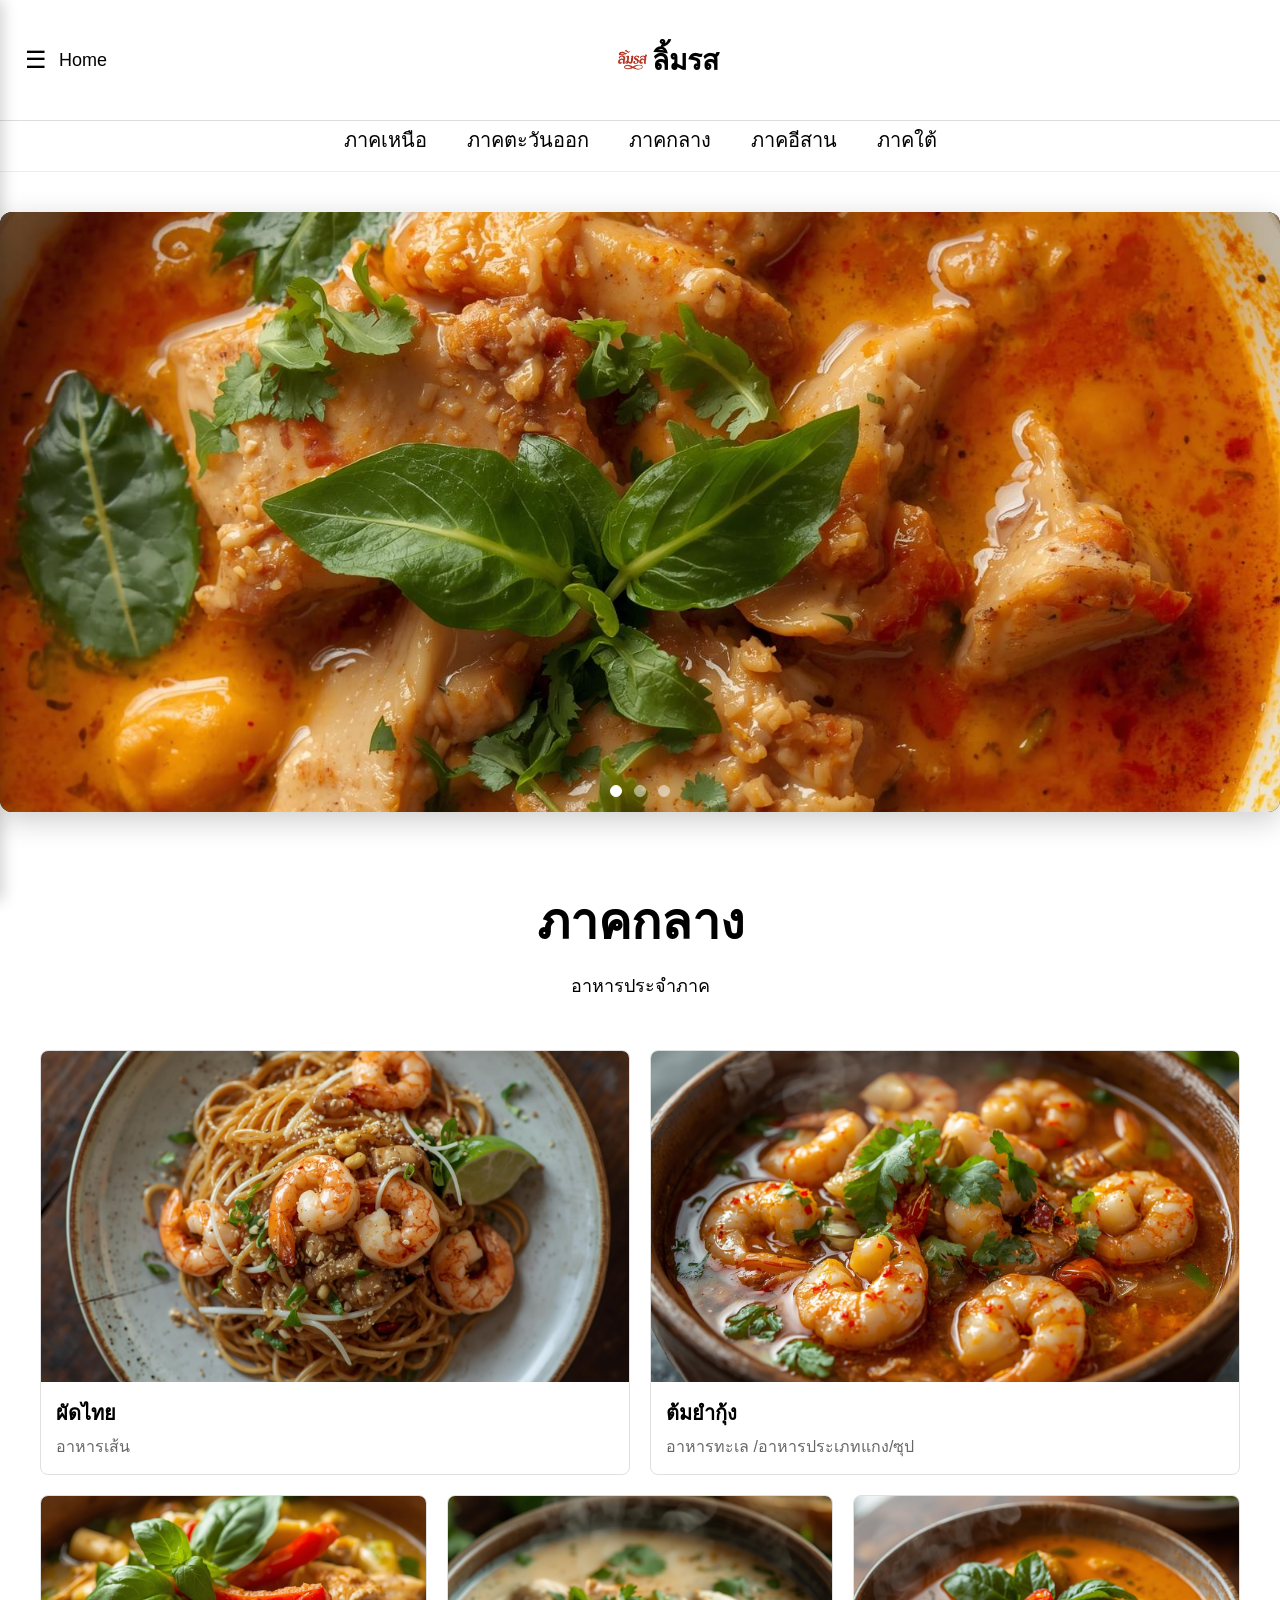
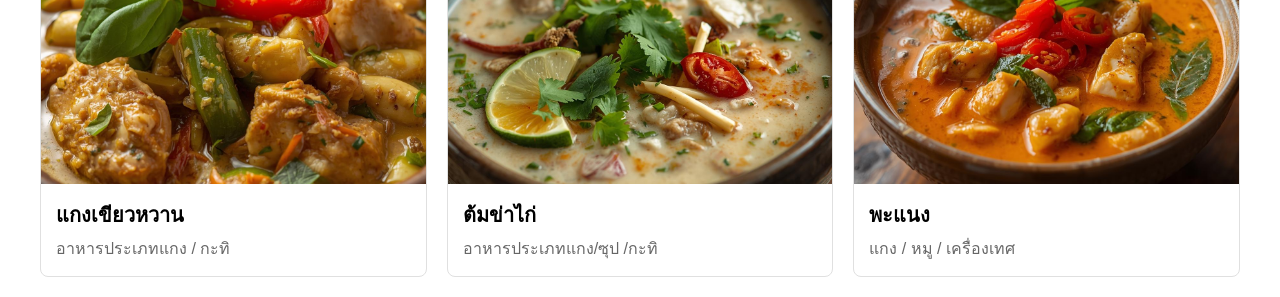
<file: pakgang.html>
<!DOCTYPE html>
<html lang="th">
<head>
  <meta charset="UTF-8">
  <meta name="viewport" content="width=device-width, initial-scale=1.0">
  <title>ลิ้มรส (อาหารพื้นเมืองยอดฮิตประจำภาค)</title>
  <link rel="stylesheet" href="css/kang.css"> 
</head>
<body>
  <header class="navbar" aria-label="Main Navigetion">
    <div class="logo">
        <img src="image/logo/limross png..png" alt="logo">
       
    </div>
    <div class="navbar-left">
      <div class="menu-icon" id="menuBtn">☰</div>
      <span class="city">Home</span>
    </div>
    <h2 class="logo">ลิ้มรส</h2>
  </header>

  <nav class="sub-menu">
    <ul>  
     <li><a href="pakner.html">ภาคเหนือ</a></li>
      <li><a href="Eastern Region.html">ภาคตะวันออก</a></li>
      <li><a href="pakgang.html">ภาคกลาง</a></li>
      <li><a href="pakesan.html">ภาคอีสาน</a></li>
      <li><a href="paktai.html">ภาคใต้</a></li>
     
    </ul>
  </nav>
  
  <div class="hero-slider-container">
    <div class="hero-slider slick-slider" id="heroSlider">

      <div class="item slick-slide active" data-slick-index="0" role="option" aria-describedby="slick-slide00">
          <div class="item-wrap">
              <div class="wrap">
                  <a href="#" class="item-bg" data-src="image/ภาคกลาง/11.jpg" tabindex="-1">
                      <img src="image/ภาคกลาง/พะแนงหมู.jpg" alt="เมนูอาหารเหนือ" class="slider-image">
                  </a>
              </div>
          </div>
      </div>
      
      <div class="item slick-slide" data-slick-index="1" role="option" aria-describedby="slick-slide01">
          <div class="item-wrap">
              <div class="wrap">
                  <a href="#" class="item-bg" data-src="image/ภาคเหนือ/ภาคเหนือ.png" tabindex="-1">
                      <img src="image/ภาคกลาง/ผัดไทยกุ้งสด.jpg" alt="รวมรูปอาหารเหนือหลายชนิด" class="slider-image">
                  </a>
                  </div>
          </div>
      </div>

      <div class="item slick-slide" data-slick-index="2" role="option" aria-describedby="slick-slide02">
          <div class="item-wrap">
              <div class="wrap">
                  <a href="#" class="item-bg" data-src="image/ภาคเหนือ/ภาคเหนือ2.jpg" tabindex="-1">
                      <img src="image/ภาคกลาง/ต้มยำทะเล.jpg" alt="อาหารภาคเหนือสำรับใหญ่" class="slider-image">
                  </a>
              </div>
          </div>
      </div>
      
    </div>
    <div class="slider-dots" id="sliderDots"></div>
  </div>


  <div class="sidebar" id="sidebar">
    <div class="close-btn" id="closeBtn">✕</div>
    <ul class="menu-list">
      <li><a href="Home.html">หน้าแรก</a></li>
      <li><a href="#">ติดต่อเรา</a></li>
      
    </ul>
  </div>
   <div class="htl" id="htl">
  <div></div>
    <h4>ภาคกลาง</h4>
    <h1>อาหารประจำภาค</h1>
  </div>
  
  <section class="content-section">
    <div class="food-grid">
        
      <div class="grid-row grid-row-2-col">
        
        <a href="#" class="food-card large-card" data-food="ผัดไทย">
          <div class="card-summary">
             <div class="card-image-wrapper">
                <img src="image/ภาคกลาง/ผัดไทย.jpg" alt="ผัดไทย" class="card-image">
             </div>
             <div class="card-info">
                <h3 class="card-title">ผัดไทย</h3>
                <p class="card-region">อาหารเส้น</p>
             </div>
          </div>
          <div class="modal-description-inline hidden">
           <p><b>ชื่ออาหาร:</b> ผัดไทย</p>

          <p><b>ที่มาและความเป็นมา:</b><br>
          ผัดไทยถือเป็นอาหารประจำชาติไทยที่โดดเด่นและเป็นที่รู้จักทั่วโลก 
          มีต้นกำเนิดในช่วงปี พ.ศ. 2480–2490 สมัยจอมพล ป. พิบูลสงคราม 
          ซึ่งได้ส่งเสริมเมนูเส้นเพื่อให้คนไทยมีอาหารราคาถูกและมีคุณค่าทางโภชนาการ 
          รวมถึงผลักดันให้เกิดภาพลักษณ์ “ความเป็นไทย” ผ่านอาหาร 
          ผัดไทยในระยะแรกมีชื่อว่า “ก๋วยเตี๋ยวผัดแบบไทย” 
          โดยนำวัฒนธรรมอาหารจีนมาผสมผสานกับรสชาติไทย เช่น น้ำมะขาม น้ำปลา และน้ำตาลปี๊บ
          จนกลายเป็นเมนูเอกลักษณ์ในปัจจุบัน</p>

          <p><b>วัตถุดิบหลัก:</b><br>
          เส้นจันท์ หรือเส้นก๋วยเตี๋ยวเส้นเล็ก<br>
          กุ้งสดหรือกุ้งแห้ง<br>
          เต้าหู้เหลืองหั่นเต๋า<br>
          ไข่ไก่<br>
          ถั่วงอก ใบกุยช่าย<br>
          มะนาว ถั่วลิสงคั่วบด<br>
          น้ำมะขามเปียก น้ำปลา น้ำตาลปี๊บ<br>
          พริกป่น กระเทียม และหัวไชโป๊วหวาน</p>

          <p><b>ลักษณะของอาหาร:</b><br>
          เส้นจะถูกผัดกับซอสน้ำมะขามที่มีรสเปรี้ยว เค็ม หวานอย่างสมดุล 
          ผัดด้วยไฟแรงทำให้ได้กลิ่นหอมของกระทะ (wok aroma) 
          เนื้อสัมผัสของเส้นเหนียวนุ่ม ซอสเคลือบทั่วไม่แห้งหรือแฉะเกินไป 
          เสิร์ฟพร้อมผักสดและมะนาว ยิ่งช่วยเพิ่มความสดชื่นในรสชาติ</p>

          <p><b>จุดเด่นของเมนู:</b><br>
          - รสชาติครบทั้งหวาน เปรี้ยว เค็ม และเผ็ดในจานเดียว<br>
          - เป็นอาหารไทยที่สื่อถึงความสมดุลของรสชาติอย่างชัดเจน<br>
          - มีการใช้วัตถุดิบจากท้องถิ่นผสมกับเทคนิคแบบจีน ทำให้ออกมาเป็นเอกลักษณ์เฉพาะตัว<br>
          - เส้นผัดไทยทำให้ทานได้ง่ายและอิ่มท้อง เหมาะกับทุกวัย</p>

          <p><b>คุณค่าทางอาหาร:</b><br>
          - ให้พลังงานจากคาร์โบไฮเดรตของเส้น<br>
          - โปรตีนจากกุ้ง ไข่ และเต้าหู้<br>
          - ไขมันดีจากถั่วลิสง<br>
          - วิตามินและใยอาหารจากถั่วงอกและผักสด<br>
          - มีกรดอะมิโนและแร่ธาตุจากเครื่องปรุงธรรมชาติ เช่น น้ำมะขามเปียก</p>

          <p><b>รูปแบบและความหลากหลายของผัดไทย:</b><br>
          - ผัดไทยกุ้งสด<br>
          - ผัดไทยทะเล (ปลาหมึก หอยแมลงภู่ กุ้ง)<br>
          - ผัดไทยห่อไข่<br>
          - ผัดไทยโบราณใส่ไชโป๊วหวาน<br>
          - ผัดไทยเจ (ไม่มีเนื้อสัตว์ ใช้โปรตีนถั่วเหลืองแทน)</p>

          <p><b>ความนิยมในปัจจุบัน:</b><br>
          ผัดไทยเป็นหนึ่งในเมนูที่สร้างชื่อเสียงระดับโลก มีอยู่แทบทุกเมืองท่องเที่ยวของไทย 
          รวมถึงในต่างประเทศ เช่น สหรัฐอเมริกา ญี่ปุ่น และยุโรป 
          สตรีทฟู้ดไทยหลายแห่งมักมีผัดไทยเป็นเมนูเด่นที่ดึงดูดนักท่องเที่ยว 
          บางร้านยังได้รับรางวัลระดับนานาชาติ ทำให้ผัดไทยเป็นสัญลักษณ์หนึ่งของประเทศไทยด้านอาหาร</p>

          <p><b>โอกาสที่นิยมทำและรับประทาน:</b><br>
          ใช้เป็นอาหารมื้อกลางวัน มื้อเย็น หรือเมนูง่ายๆ ในครัวเรือน<br>
          นิยมในงานเทศกาลอาหาร งานวัด งานออกร้าน และงานชุมชน<br>
          เป็นเมนูต้อนรับคนต่างชาติหรือแขกผู้มาเยือน<br>
          เป็นเมนูพื้นฐานที่มักสอนในโรงเรียนสอนทำอาหารไทยทั่วโลก</p>

          <p><b>เกร็ดน่ารู้:</b><br>
          - เส้นจันท์ที่ดีต้องแช่น้ำพอดี ไม่อิ่มตัวเกินไป เพื่อให้เหนียวนุ่มเวลาผัด<br>
          - น้ำมะขามถือเป็นหัวใจของผัดไทย เพราะกำหนดทั้งกลิ่นและรสเปรี้ยวที่เป็นเอกลักษณ์<br>
          - ผัดไทยแบบดั้งเดิมไม่นิยมใส่ซอสมะเขือเทศ ซึ่งเป็นสไตล์ที่เกิดขึ้นภายหลังเพื่อปรับรสให้เข้ากับลูกค้าในบางพื้นที่</p>
          </div>
        </a>

        <a href="#" class="food-card large-card" data-food="ต้มยำกุ้ง">
          <div class="card-summary">
            <div class="card-image-wrapper">
              <img src="image/ภาคกลาง/ต้มยำกุ้ง.jpg" alt="ต้มยำกุ้ง" class="card-image">
            </div>
            <div class="card-info">
              <h3 class="card-title">ต้มยำกุ้ง</h3>
              <p class="card-region">อาหารทะเล /อาหารประเภทแกง/ซุป</p>
            </div>
          </div>
          <div class="modal-description-inline hidden">
           <p><b>ชื่ออาหาร:</b> ต้มยำกุ้ง</p>

            <p><b>ที่มาและความเป็นมา:</b><br>
            ต้มยำกุ้งเป็นอาหารไทยที่มีชื่อเสียงระดับโลก และถูกยกให้เป็นหนึ่งในเมนูที่สื่อถึงรสชาติไทยได้อย่างชัดเจนที่สุด 
            มีต้นกำเนิดจากอาหารพื้นบ้านบริเวณลุ่มแม่น้ำเจ้าพระยา ซึ่งเป็นพื้นที่ที่มีกุ้งน้ำจืดชุกชุม 
            คำว่า “ต้มยำ” หมายถึงการต้มที่ใช้สมุนไพรสดให้กลิ่นหอมฉุน เช่น ตะไคร้ ใบมะกรูด และข่า 
            ส่วน “กุ้ง” คือวัตถุดิบหลักที่ให้รสหวานตามธรรมชาติ  
            ต้มยำกุ้งเริ่มได้รับความนิยมกว้างขวางในช่วงรัตนโกสินทร์ตอนต้น ก่อนจะขยายความนิยมสู่ต่างประเทศผ่านร้านอาหารไทยสายสตรีทฟู้ดและภัตตาคารทั่วโลก 
            จนกลายเป็นเมนูที่ผู้คนรู้จักมากที่สุดเมื่อพูดถึง “Thai Food”</p>

            <p><b>วัตถุดิบหลัก:</b><br>
            กุ้งสด (นิยมใช้กุ้งแม่น้ำหรือกุ้งขาว)<br>
            ตะไคร้ ข่า ใบมะกรูด<br>
            เห็ดฟางหรือเห็ดนางฟ้า<br>
            พริกสด พริกแห้งคั่ว<br>
            น้ำปลา น้ำมะนาว หรือน้ำมะขาม<br>
            น้ำพริกเผา (สำหรับต้มยำน้ำข้น)<br>
            น้ำซุปกระดูกไก่หรือกุ้ง<br>
            ผักชีฝรั่ง</p>

            <p><b>ลักษณะของอาหาร:</b><br>
            ต้มยำกุ้งมีรสชาติเผ็ด เปรี้ยว เค็ม หวานเล็กน้อยอย่างสมดุล 
            น้ำซุปใสหรือข้นมีกลิ่นหอมแรงจากสมุนไพรไทยสด  
            กุ้งมีเนื้อแน่นหวาน ส่วนเห็ดช่วยเพิ่มความนุ่มและซึมซับรสเครื่องต้มยำ  
            เมนูนี้โดดเด่นที่รสชาติสดชื่นและเผ็ดร้อน อิ่มอร่อยได้ทั้งเดี่ยวๆ หรือรับประทานคู่กับข้าวสวยร้อน</p>

            <p><b>รูปแบบของต้มยำกุ้ง:</b><br>
            - ต้มยำกุ้งน้ำใส (รสจัดจ้านแบบดั้งเดิม)<br>
            - ต้มยำกุ้งน้ำข้น (ใส่นมสดหรือนมข้นจืดและน้ำพริกเผา)<br>
            - ต้มยำกุ้งแม่น้ำ (เน้นกุ้งขนาดใหญ่และมันกุ้งเพิ่มความมันกลมกล่อม)<br>
            - ต้มยำกุ้งสูตรโบราณ (ไม่ใส่นม ไม่ใส่น้ำพริกเผา)</p>

            <p><b>จุดเด่นของเมนู:</b><br>
            - ใช้สมุนไพรสดที่เป็นเอกลักษณ์ของไทย เช่น ข่า ตะไคร้ ใบมะกรูด<br>
            - รสชาติชัดเจนและจัดจ้าน ถูกปากทั้งคนไทยและต่างชาติ<br>
            - กลิ่นหอมของสมุนไพรช่วยให้เมนูนี้มีเอกลักษณ์ไม่เหมือนซุปแบบอื่นในเอเชีย</p>

            <p><b>คุณค่าทางอาหาร:</b><br>
            - โปรตีนจากกุ้ง ช่วยเสริมสร้างกล้ามเนื้อ<br>
            - สมุนไพรไทยมีสรรพคุณทางยา เช่น ตะไคร้ช่วยขับลม ข่าช่วยลดอาการอักเสบ ใบมะกรูดช่วยให้ระบบหายใจโล่ง<br>
            - พริกสดช่วยกระตุ้นระบบเผาผลาญ<br>
            - น้ำซุปอุ่นๆ ช่วยให้รู้สึกสดชื่นและผ่อนคลาย</p>

            <p><b>ความนิยมในปัจจุบัน:</b><br>
            ต้มยำกุ้งได้รับการจัดอันดับในหลายเว็บไซต์อาหารทั่วโลกว่าเป็นหนึ่งในซุปที่อร่อยที่สุดในโลก 
            ร้านอาหารไทยในต่างประเทศแทบทุกร้านต้องมีเมนูนี้  
            นอกจากนี้ยังถูกนำไปดัดแปลงเป็นเมนูใหม่ๆ เช่น ผัดต้มยำกุ้ง พิซซ่าต้มยำกุ้ง ราเมนต้มยำกุ้ง 
            แสดงถึงความยืดหยุ่นและความนิยมอย่างต่อเนื่องของเมนูนี้</p>

            <p><b>โอกาสที่นิยมทำและรับประทาน:</b><br>
            เหมาะสำหรับมื้อกลางวันและมื้อเย็น<br>
            ทำรับประทานในครัวเรือน สังสรรค์ในครอบครัว งานเลี้ยง และงานเทศกาลอาหาร<br>
            เป็นเมนูที่นิยมใช้ต้อนรับแขกต่างชาติหรือเมื่อต้องการนำเสนออาหารไทยแท้</p>

            <p><b>เกร็ดน่ารู้:</b><br>
            - ต้มยำกุ้งดั้งเดิมจะไม่มีการใส่นมสด แต่ความนิยมของน้ำข้นเกิดขึ้นในช่วงหลังเพื่อให้รสชาติกลมกล่อมขึ้น<br>
            - การฉีกใบมะกรูดด้วยมือจะช่วยให้กลิ่นหอมออกดีกว่าการหั่น<br>
            - ความเผ็ดของต้มยำควรได้จากพริกสดและพริกแห้งคั่ว ไม่ใช่พริกผง เพื่อคงความหอมของสมุนไพร</p>
          </div>
        </a>
      </div>

      <div class="grid-row grid-row-3-col">

        <a href="#" class="food-card small-card" data-food="แกงเขียวหวาน">
          <div class="card-summary">
            <div class="card-image-wrapper">
              <img src="image/ภาคกลาง/แกงเขียวหวานไก่.jpg" alt="แกงเขียวหวาน" class="card-image">
            </div>
            <div class="card-info">
              <h3 class="card-title">แกงเขียวหวาน</h3>
              <p class="card-region">อาหารประเภทแกง / กะทิ</p>
            </div>
          </div>
          <div class="modal-description-inline hidden">
           <p><b>ชื่ออาหาร:</b> แกงเขียวหวาน</p>

          <p><b>ที่มาและความเป็นมา:</b><br>
          แกงเขียวหวานถือเป็นหนึ่งในแกงที่มีชื่อเสียงที่สุดของประเทศไทย และได้รับความนิยมทั้งในประเทศและต่างประเทศ 
          มีต้นกำเนิดในสมัยรัตนโกสินทร์ตอนต้น โดยได้รับอิทธิพลจากอาหารไทยแท้ผสมกับเทคนิคการปรุงแบบมอญและเขมร 
          คำว่า “เขียวหวาน” ไม่ได้หมายถึงรสหวาน แต่หมายถึง “สีเขียวอ่อน” ของพริกแกงที่ใช้พริกเขียวสดเป็นวัตถุดิบหลัก 
          แกงเขียวหวานเริ่มเป็นที่นิยมอย่างมากในช่วงสมัยรัชกาลที่ 6–7 และมักถูกเสิร์ฟในงานมงคลและในราชสำนัก 
          ปัจจุบันเป็นหนึ่งในเมนูที่ต่างชาติรู้จักมากที่สุด รองจากต้มยำกุ้งและผัดไทย</p>

          <p><b>วัตถุดิบหลัก:</b><br>
          เนื้อสัตว์ เช่น ไก่ เนื้อวัว หมู หรือปลากราย<br>
          พริกแกงเขียวหวาน (พริกเขียว, ตะไคร้, ข่า, ผิวมะกรูด, กระเทียม, รากผักชี, เครื่องเทศ)<br>
          กะทิสดหรือหัวกะทิเข้มข้น<br>
          มะเขือเปราะ มะเขือพวง<br>
          พริกชี้ฟ้าแดง<br>
          ใบโหระพา ใบมะกรูด<br>
          น้ำปลา น้ำตาลปี๊บ</p>

          <p><b>ลักษณะของอาหาร:</b><br>
          แกงเขียวหวานมีน้ำแกงสีเขียวอ่อนข้นจากกะทิ มีกลิ่นหอมจากพริกแกงสดและสมุนไพรไทย 
          รสชาติกลมกล่อม เผ็ด หอมมัน มะเขือเปราะมีสัมผัสกรุบเบาๆ  
          ใบโหระพาและพริกแดงช่วยเพิ่มกลิ่นและสีสัน ทำให้จานอาหารโดดเด่นทั้งรสและลักษณะภายนอก 
          สามารถรับประทานคู่กับข้าวสวยหรือขนมจีนได้อย่างลงตัว</p>

          <p><b>จุดเด่นของเมนู:</b><br>
          - สีเขียวอ่อนที่เป็นเอกลักษณ์จากพริกแกงเขียวสด<br>
          - กลิ่นหอมกะทิที่เข้มข้นและรสเผ็ดแบบพอดี<br>
          - ใช้สมุนไพรไทยหลายชนิด ทำให้มีรสลึกซึ้งและซับซ้อน<br>
          - สามารถใส่เนื้อสัตว์หลากหลายชนิดได้ตามชอบ</p>

          <p><b>คุณค่าทางอาหาร:</b><br>
          - กะทิให้พลังงานและไขมันดีในปริมาณพอเหมาะ<br>
          - โปรตีนจากเนื้อสัตว์ เช่น ไก่หรือเนื้อวัว<br>
          - วิตามินจากสมุนไพร เช่น พริกเขียวมีวิตามินซีสูง<br>
          - ใยอาหารจากมะเขือเปราะและมะเขือพวง<br>
          - สมุนไพรหลายชนิดมีสรรพคุณ เช่น ข่าช่วยลดการอักเสบ ตะไคร้ช่วยขับลม</p>

          <p><b>รูปแบบและการดัดแปลง:</b><br>
          - แกงเขียวหวานไก่ (รูปแบบที่นิยมที่สุด)<br>
          - แกงเขียวหวานเนื้อ<br>
          - แกงเขียวหวานลูกชิ้นปลากราย<br>
          - แกงเขียวหวานหมู<br>
          - แกงเขียวหวานเจ (ใช้เต้าหู้แทนเนื้อสัตว์ และไม่ใส่น้ำปลา)<br>
          - แกงเขียวหวานแห้ง (ผัดให้ข้น เคลือบเนื้อสัตว์แบบไม่ใส่น้ำแกงมาก)</p>

          <p><b>ความนิยมในปัจจุบัน:</b><br>
          แกงเขียวหวานเป็นหนึ่งในแกงไทยที่นักท่องเที่ยวต่างชาติสั่งบ่อยที่สุด 
          พบได้ทั้งในร้านอาหารไทยระดับภัตตาคาร ร้านข้าวแกง และร้านอาหารบ้านๆ 
          ยังถูกนำไปดัดแปลงเป็นเมนูร่วมสมัย เช่น พิซซ่าแกงเขียวหวาน ข้าวผัดแกงเขียวหวาน สปาเกตตีแกงเขียวหวาน 
          แสดงให้เห็นถึงความยืดหยุ่นและความนิยมที่เพิ่มขึ้นเรื่อยๆ</p>

          <p><b>โอกาสที่นิยมทำและรับประทาน:</b><br>
          เป็นอาหารประจำมื้อกลางวันและมื้อเย็น<br>
          นิยมทำในครัวเรือนและในงานมงคลต่างๆ เช่น งานบุญ งานเลี้ยงครอบครัว<br>
          เป็นเมนูที่ร้านอาหารมักใช้เป็นจานแนะนำสำหรับแขกชาวต่างชาติ<br>
          เหมาะรับประทานคู่ข้าวสวย ขนมจีน หรือโรตี</p>

          <p><b>เกร็ดน่ารู้:</b><br>
          - สีเขียวของแกงเขียวหวานจะสวยที่สุดเมื่อใช้พริกเขียวสดตำใหม่ ไม่ใช้พริกที่แก่หรือสีเริ่มเหลือง<br>
          - เคล็ดลับความหอมอยู่ที่การผัดพริกแกงให้หอมก่อนใส่กะทิ<br>
          - มะเขือควรใส่หลังน้ำแกงเดือดจัด เพื่อรักษาความกรอบและสีไม่คล้ำ<br>
          - แกงเขียวหวานแบบดั้งเดิมจะมีความเผ็ดมากกว่าที่ขายในร้านอาหารทั่วไปในปัจจุบัน</p>
          </div>
        </a>

        <a href="#" class="food-card small-card" data-food="ต้มข่าไก่">
          <div class="card-summary">
            <div class="card-image-wrapper">
              <img src="image/ภาคกลาง/ต้มข่าไก่.jpg" alt="ต้มข่าไก่" class="card-image">
            </div>
            <div class="card-info">
              <h3 class="card-title">ต้มข่าไก่</h3>
              <p class="card-region">อาหารประเภทแกง/ซุป /กะทิ</p>
            </div>
          </div>
          <div class="modal-description-inline hidden">
           <p><b>ชื่ออาหาร:</b> ต้มข่าไก่</p>

            <p><b>ที่มาและความเป็นมา:</b><br>
            ต้มข่าไก่เป็นหนึ่งในซุปไทยแบบดั้งเดิมที่มีชื่อเสียงทั้งในประเทศและต่างประเทศ 
            มีต้นกำเนิดจากภาคกลางของประเทศไทย โดยเป็นอาหารที่ผสมผสานความหอมของสมุนไพรไทย 
            กับความมันกลมกล่อมของน้ำกะทิอย่างลงตัว คำว่า “ต้มข่า” หมายถึงซุปที่มี “ข่า” เป็นวัตถุดิบหลัก 
            เพราะข่าช่วยเพิ่มกลิ่นหอมเฉพาะตัวและรสเผ็ดร้อนอ่อน ๆ  
            เมนูนี้เริ่มแพร่หลายมาตั้งแต่สมัยอยุธยา ผ่านการปรุงเพื่อใช้ต้อนรับแขกชั้นสูง เนื่องจากใช้กะทิสดซึ่งเป็นวัตถุดิบชั้นดี 
            ปัจจุบันต้มข่าไก่เป็นหนึ่งในเมนูที่ต่างชาติรู้จักมาก รองจากต้มยำกุ้งและผัดไทย</p>

            <p><b>วัตถุดิบหลัก:</b><br>
            เนื้อไก่ (น่อง, อก หรือสะโพก)<br>
            กะทิสดหรือหัวกะทิเข้มข้น<br>
            ข่าอ่อนหั่นแว่น<br>
            ตะไคร้ ใบมะกรูด<br>
            เห็ดฟางหรือเห็ดนางฟ้า<br>
            พริกแดงจินดา<br>
            ผักชีฝรั่งหรือใบผักชี<br>
            น้ำปลา น้ำมะนาว หรือน้ำมะขาม<br>
            เกลือ หรือน้ำตาลเล็กน้อย</p>

            <p><b>ลักษณะของอาหาร:</b><br>
            ต้มข่าไก่มีลักษณะเป็นซุปขาวข้นจากกะทิ มีความหอมของข่า ตะไคร้ และใบมะกรูดอย่างโดดเด่น 
            รสชาติออกเค็ม เปรี้ยว มัน และเผ็ดเล็กน้อย เห็ดเพิ่มสัมผัสนุ่มหนึบ ในขณะที่ไก่มีความนุ่มชุ่มกะทิ 
            กลิ่นหอมสมุนไพรและกลิ่นกะทิสดช่วยทำให้เมนูนี้รับประทานง่าย เหมาะสำหรับทุกวัย</p>

            <p><b>จุดเด่นของเมนู:</b><br>
            - กลิ่นหอมเฉพาะตัวจากข่าและสมุนไพรไทย<br>
            - รสชาติกลมกล่อม ไม่เผ็ดจัด ทำให้เป็นเมนูที่คนต่างชาติชื่นชอบ<br>
            - ใช้กะทิสด ทำให้ซุปมีความมันละมุน<br>
            - เป็นเมนูสุขภาพเพราะใช้สมุนไพรที่มีประโยชน์หลายชนิด</p>

            <p><b>คุณค่าทางอาหาร:</b><br>
            - โปรตีนจากเนื้อไก่<br>
            - ไขมันดีจากกะทิ ในปริมาณที่เหมาะสม<br>
            - สมุนไพร เช่น ข่า ตะไคร้ ใบมะกรูด ช่วยขับลม ลดการอักเสบ และช่วยย่อยอาหาร<br>
            - เห็ดให้ใยอาหารและวิตามิน<br>
            - วิตามินซีจากมะนาวช่วยเพิ่มความสดชื่น</p>

            <p><b>รูปแบบและการดัดแปลง:</b><br>
            - ต้มข่าปลาหรือกุ้ง<br>
            - ต้มข่าไก่ใส่เห็ดอย่างเดียวสำหรับผู้ชอบรสนุ่ม<br>
            - ต้มข่าไก่โบราณ ใช้ใบตะไคร้และเครื่องปรุงรสแบบดั้งเดิม<br>
            - ต้มข่าเจ (ใช้เต้าหู้และกะทิ ไม่ใส่น้ำปลา)</p>

            <p><b>ความนิยมในปัจจุบัน:</b><br>
            ต้มข่าไก่เป็นหนึ่งในเมนูที่ร้านอาหารไทยทั่วโลกมักแนะนำให้ผู้ที่เริ่มลองอาหารไทย 
            เพราะมีรสชาติละมุน ไม่เผ็ดจัด และมีกลิ่นสมุนไพรอ่อน ๆ  
            ยังเป็นเมนูประจำงานเลี้ยง งานเทศกาลอาหารไทย รวมถึงเป็นเมนูที่ทำง่ายในครัวเรือน 
            ทำให้ได้รับความนิยมทั้งในไทยและต่างประเทศอย่างต่อเนื่อง</p>

            <p><b>โอกาสที่นิยมทำและรับประทาน:</b><br>
            เหมาะสำหรับมื้อกลางวันและมื้อเย็น<br>
            มักทำในงานเลี้ยง งานสังสรรค์ งานเทศกาลต่าง ๆ<br>
            เป็นเมนูขึ้นโต๊ะสำหรับต้อนรับแขกที่บ้านหรือแขกชาวต่างชาติ<br>
            รับประทานคู่กับข้าวสวยร้อน ๆ ยิ่งเพิ่มความอร่อย</p>

            <p><b>เกร็ดน่ารู้:</b><br>
            - ข่าควรใช้ข่าอ่อนเพื่อให้ได้กลิ่นหอมและรสเผ็ดร้อนแบบพอดี<br>
            - กะทิควรตั้งไฟอ่อนถึงปานกลางเพื่อไม่ให้แตกมันเกินไป<br>
            - ความเปรี้ยวในต้มข่าไก่ดั้งเดิมมักมาจากน้ำมะขาม ไม่ใช่น้ำมะนาวทั้งหมด<br>
            - พริกขี้หนูบุบช่วยเพิ่มกลิ่นหอมมากกว่าการหั่นเป็นชิ้น</p>
          </div>
        </a>

        <a href="#" class="food-card small-card" data-food="แกงฮังเล">
          <div class="card-summary">
            <div class="card-image-wrapper">
              <img src="image/ภาคกลาง/พะแนง.jpg" alt="แกงฮังเล" class="card-image">
            </div>
            <div class="card-info">
              <h3 class="card-title">พะแนง</h3>
              <p class="card-region">แกง / หมู / เครื่องเทศ</p>
            </div>
          </div>
          <div class="modal-description-inline hidden">
           <p><b>ชื่ออาหาร:</b> พะแนง</p>

            <p><b>ที่มาและความเป็นมา:</b><br>
            พะแนงเป็นหนึ่งในแกงไทยแบบโบราณที่ได้รับความนิยมอย่างสูง มักถูกจัดให้อยู่ในประเภท “แกงกะทิ” 
            มีลักษณะคล้ายแกงเผ็ดแต่มีความเข้มข้นและหวานมันกว่า เชื่อกันว่ามีต้นกำเนิดจากภาคกลาง 
            โดยพัฒนามาจากอาหารที่ผสมผสานเทคนิคการปรุงของไทยและมลายู 
            คำว่า “พะแนง” มีการสันนิษฐานว่ามาจากคำว่า “พะเนง” ซึ่งหมายถึงการผ่าอกของเนื้อสัตว์เพื่อวางบนเตาปิ้ง 
            ก่อนนำมาปรุงรวมกับกะทิและเครื่องแกง<br><br>
            พะแนงเป็นเมนูที่ราชสำนักนิยมใช้มาตั้งแต่สมัยรัตนโกสินทร์ตอนต้น 
            ด้วยกลิ่นหอมของกะทิ ใบมะกรูด และรสหวานเค็มเผ็ดที่กลมกล่อม จนกลายเป็นอาหารที่ได้รับการยอมรับทั่วประเทศ 
            และแพร่หลายไปยังต่างประเทศในฐานะหนึ่งในแกงไทยที่เข้มข้นที่สุด</p>

            <p><b>วัตถุดิบหลัก:</b><br>
            เนื้อสัตว์ เช่น หมู ไก่ เนื้อวัว หรือกุ้ง<br>
            กะทิ (หัวกะทิและหางกะทิ)<br>
            พริกแกงพะแนง (ประกอบด้วยพริกแห้ง ตะไคร้ ข่า ผิวมะกรูด กระเทียม หอมแดง รากผักชี และเครื่องเทศต่าง ๆ)<br>
            น้ำปลา น้ำตาลปี๊บ<br>
            ใบมะกรูดซอย<br>
            ถั่วลิสงคั่วบด (ในสูตรโบราณบางพื้นที่)</p>

            <p><b>ลักษณะของอาหาร:</b><br>
            พะแนงมีลักษณะเป็นแกงข้นแบบแห้งกว่าแกงเผ็ดทั่วไป สีแดงส้มจากพริกแกงและน้ำมันกะทิที่ผัดจนแตกมัน 
            เนื้อสัตว์ถูกเคลือบด้วยซอสกะทิที่เข้มข้น รสชาติหลักคือ หวานเล็กน้อย เค็มพอดี เผ็ดอ่อน ๆ 
            กลิ่นเด่นจากใบมะกรูดและเครื่องแกงที่ผัดอย่างเข้มข้น 
            จานนี้มักเสิร์ฟคู่กับข้าวสวยร้อน ๆ เพื่อดึงรสชาติให้กลมกล่อม</p>

            <p><b>จุดเด่นของเมนู:</b><br>
            - ความเข้มข้นของกะทิที่เคลือบเนื้ออย่างทั่วถึง<br>
            - รสหวาน มัน เค็ม เผ็ดนุ่มนวล<br>
            - กลิ่นใบมะกรูดชัดเจน ถือเป็นเอกลักษณ์เฉพาะของพะแนง<br>
            - เป็นแกงที่กินง่าย เหมาะกับผู้เริ่มทานอาหารไทย</p>

            <p><b>คุณค่าทางอาหาร:</b><br>
            - โปรตีนจากเนื้อสัตว์ เช่น หมู ไก่ หรือเนื้อวัว<br>
            - ไขมันดีจากกะทิ (ในปริมาณที่พอเหมาะ)<br>
            - วิตามินจากสมุนไพร เช่น ใบมะกรูด ตะไคร้ และข่า<br>
            - ถั่วลิสงให้โปรตีน ไขมันดี และช่วยเพิ่มพลังงาน</p>

            <p><b>รูปแบบและการดัดแปลง:</b><br>
            - พะแนงหมู (สูตรยอดนิยม)<br>
            - พะแนงเนื้อ (รสเข้มข้นที่สุด)<br>
            - พะแนงไก่ (สูตรครัวเรือน ทำง่าย)<br>
            - พะแนงกุ้งหรือทะเล<br>
            - พะแนงเจ (ใช้เต้าหู้หรือโปรตีนจากพืชแทนเนื้อสัตว์)</p>

            <p><b>ความนิยมในปัจจุบัน:</b><br>
            พะแนงเป็นหนึ่งในเมนูที่ร้านอาหารไทยทั่วโลกนิยมเสิร์ฟ เนื่องจากรสชาติไม่จัดจ้านเกินไป 
            มีความหวานมันถูกปากทั้งชาวไทยและชาวต่างชาติ นอกจากนี้ยังเป็นเมนูหลักในงานเลี้ยง 
            งานบุญ งานเทศกาล รวมถึงการทำทานภายในครอบครัว เพราะขั้นตอนการปรุงไม่ยุ่งยากและเก็บอุ่นได้ดี</p>

            <p><b>โอกาสที่นิยมทำและรับประทาน:</b><br>
            เหมาะกับมื้อกลางวันและมื้อเย็น<br>
            ใช้เป็นเมนูหลักในงานเลี้ยง งานสังสรรค์ หรือจัดชุดอาหารไทย<br>
            คู่กับข้าวสวย หรือข้าวกล้อง<br>
            บางบ้านทำเป็นอาหารเตรียมล่วงหน้า (meal prep) ได้</p>

            <p><b>เกร็ดน่ารู้:</b><br>
            - สูตรดั้งเดิมนิยมผัดพริกแกงกับหัวกะทิจนแตกมัน เพื่อดึงกลิ่นหอมของสมุนไพรออกมาเต็มที่<br>
            - ใบมะกรูดซอยเป็นหัวใจสำคัญ ไม่ควรขาด เพราะเป็นตัวกำหนดกลิ่นเฉพาะของพะแนง<br>
            - บางสูตรจะเติมถั่วลิสงบดเล็กน้อยเพื่อให้ซอสข้นและหอมมันขึ้น<br>
            - รสพะแนงไม่ควรเผ็ดจัด แต่ควรเน้นความกลมกล่อมละมุน</p>
          </div>
        </a>
      </div>

    </div>
</section>

  <div class="overlay" id="overlay"></div>

  <div class="modal-overlay" id="foodModal">
    <div class="modal-content">
        <div class="modal-header">
            <h2 id="modalTitle">ชื่ออาหาร</h2>
            <span class="close-modal-btn" id="closeDetailBtn">✕</span>
        </div>
        <p class="modal-region" id="modalRegion">ประเภทอาหาร</p>
        <div class="modal-description" id="modalDescription">
            </div>
    </div>
  </div>
  
  <script src="JS/pakner.js"></script> 
</body>
</html>
</file>
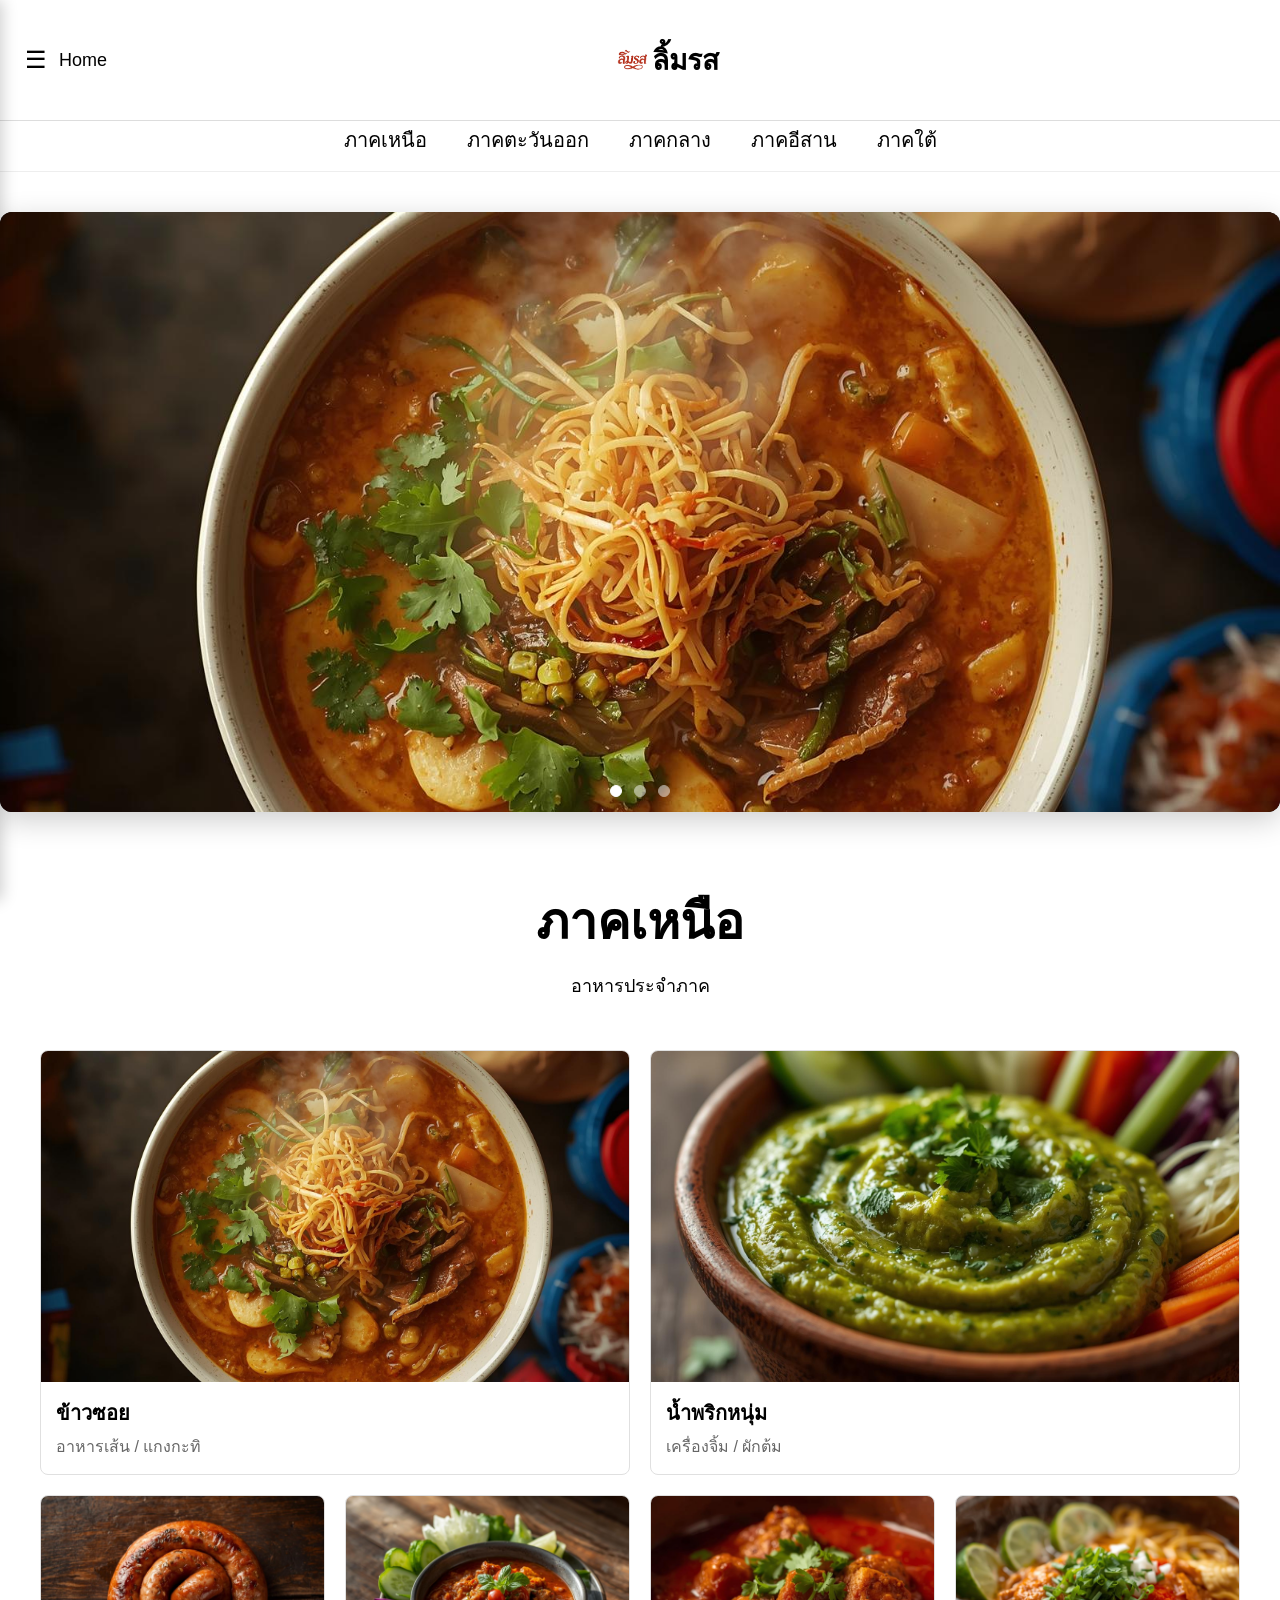
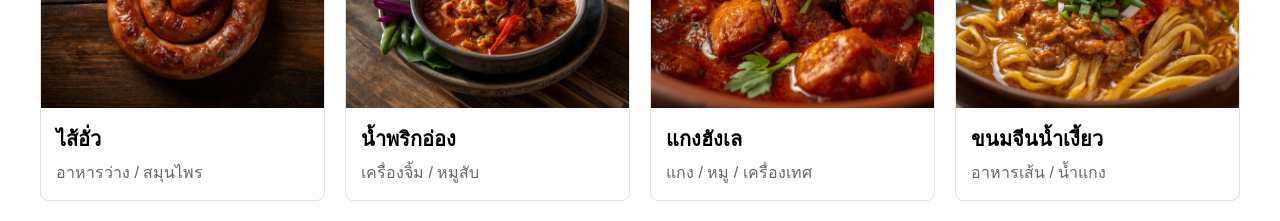
<file: pakner.html>
<!DOCTYPE html>
<html lang="th">
<head>
  <meta charset="UTF-8">
  <meta name="viewport" content="width=device-width, initial-scale=1.0">
  <title>ลิ้มรส (อาหารพื้นเมืองยอดฮิตประจำภาค)</title>
  <link rel="stylesheet" href="css/pakner.css"> 
</head>
<body>
  <header class="navbar" aria-label="Main Navigetion">
    <div class="logo">
        <img src="image/logo/limross png..png" alt="logo">
       
    </div>
    <div class="navbar-left">
      <div class="menu-icon" id="menuBtn">☰</div>
      <span class="city">Home</span>
    </div>
    <h2 class="logo">ลิ้มรส</h2>
  </header>

  <nav class="sub-menu">
    <ul>  
     <li><a href="pakner.html">ภาคเหนือ</a></li>
      <li><a href="Eastern Region.html">ภาคตะวันออก</a></li>
      <li><a href="pakgang.html">ภาคกลาง</a></li>
      <li><a href="pakesan.html">ภาคอีสาน</a></li>
      <li><a href="paktai.html">ภาคใต้</a></li>
     
    </ul>
  </nav>
  
  <div class="hero-slider-container">
    <div class="hero-slider slick-slider" id="heroSlider">

      <div class="item slick-slide active" data-slick-index="0" role="option" aria-describedby="slick-slide00">
          <div class="item-wrap">
              <div class="wrap">
                  <a href="#" class="item-bg" data-src="image/ภาคเหนือ/ภาคเหนือ3.png" tabindex="-1">
                      <img src="image/ภาคเหนือ/ภาคเหนือ.jpg" alt="เมนูอาหารเหนือ" class="slider-image">
                  </a>
              </div>
          </div>
      </div>
      
      <div class="item slick-slide" data-slick-index="1" role="option" aria-describedby="slick-slide01">
          <div class="item-wrap">
              <div class="wrap">
                  <a href="#" class="item-bg" data-src="image/ภาคเหนือ/ภาคเหนือ.png" tabindex="-1">
                      <img src="image/ภาคเหนือ/ภาคเหนือ2.jpg" alt="รวมรูปอาหารเหนือหลายชนิด" class="slider-image">
                  </a>
                  </div>
          </div>
      </div>

      <div class="item slick-slide" data-slick-index="2" role="option" aria-describedby="slick-slide02">
          <div class="item-wrap">
              <div class="wrap">
                  <a href="#" class="item-bg" data-src="image/ภาคเหนือ/ภาคเหนือ2.jpg" tabindex="-1">
                      <img src="image/ภาคเหนือ/ภาคเหนือ3.jpg" alt="อาหารภาคเหนือสำรับใหญ่" class="slider-image">
                  </a>
              </div>
          </div>
      </div>
      
    </div>
    <div class="slider-dots" id="sliderDots"></div>
  </div>


  <div class="sidebar" id="sidebar">
    <div class="close-btn" id="closeBtn">✕</div>
    <ul class="menu-list">
      <li><a href="Home.html">หน้าแรก</a></li>
      <li><a href="#">ติดต่อเรา</a></li>
      
    </ul>
  </div>
   <div class="htl" id="htl">
  <div></div>
    <h4>ภาคเหนือ</h4>
    <h1>อาหารประจำภาค</h1>
  </div>
  
  <section class="content-section">
    <div class="food-grid">
        
      <div class="grid-row grid-row-2-col">
        
        <a href="#" class="food-card large-card" data-food="ข้าวซอย">
          <div class="card-summary">
             <div class="card-image-wrapper">
                <img src="image/ภาคเหนือ/อาหารภาคเหนือ/ข้าวซอย.jpg" alt="ข้าวซอย" class="card-image">
             </div>
             <div class="card-info">
                <h3 class="card-title">ข้าวซอย</h3>
                <p class="card-region">อาหารเส้น / แกงกะทิ</p>
             </div>
          </div>
          <div class="modal-description-inline hidden">
             <p><b>ที่มาประวัติ:</b><br>
                  ข้าวซอยเป็นอาหารที่มีต้นกำเนิดจากกลุ่มชนจีนฮ่อและได้รับอิทธิพลจากพม่าและจีน-ทิเบต 
                  ก่อนจะแพร่เข้าสู่ภาคเหนือของไทย เช่น เชียงใหม่และเชียงราย 
                  โดยมีการดัดแปลงสูตรให้เข้ากับวัตถุดิบท้องถิ่นจนกลายเป็นอาหารเหนือยอดนิยมในปัจจุบัน</p>
                              <p><b>ลักษณะเด่น:</b><br>
                  เส้นบะหมี่ลวกนุ่ม พร้อมเส้นทอดกรอบเพิ่มสัมผัส<br>
                  น้ำซุปกะทิเข้มข้น หอมเครื่องแกงและขมิ้น<br>
                  รสกลมกล่อม เผ็ดนุ่ม หวานมัน เค็มลงตัว<br>
                  เสิร์ฟคู่กับเครื่องเคียง เช่น มะนาว หอมแดง และพริกผัดน้ำมัน</p>
                              <p><b>วัตถุดิบหลัก:</b><br>
                  เส้นข้าวซอย (เส้นบะหมี่ไข่)<br>
                  เนื้อไก่หรือเนื้อวัว<br>
                  กะทิ<br>
                  พริกแกงข้าวซอย<br>
                  ผักกาดดอง, หอมแดง, มะนาว<br>
                  เส้นทอดกรอบ</p>    
                                <p><b>จุดเด่นของเมนู:</b><br>
                  น้ำซุปกะทิหอมมัน รสชาติเข้มข้น<br>
                  ผสมผสานเส้นนุ่มและเส้นกรอบในชามเดียว<br>
                  เครื่องเคียงช่วยเพิ่มรสสดชื่นและกลิ่นหอมเฉพาะตัว<br>
                  เป็นอาหารที่สะท้อนวัฒนธรรมล้านนาอย่างชัดเจน</p>
                  <p><b>วิธีทำ:</b><br>
                  ผัดพริกแกงข้าวซอยกับกะทิให้หอมแตกมัน<br>
                  เติมน้ำสต๊อกและปรุงรสให้น้ำซุปเข้มข้น<br>
                  ตุ๋นไก่หรือเนื้อให้เปื่อยนุ่ม<br>
                  ลวกเส้นข้าวซอยและตักใส่ชาม<br>
                  ราดน้ำซุป ใส่เนื้อ แล้วโรยเส้นทอดกรอบ<br>
                  เสิร์ฟพร้อมหอมแดง ผักกาดดอง และมะนาว</p>
                      <p><b>การพัฒนาและการปรับตัว:</b><br>
                    มีการทำข้าวซอยมังสวิรัติ ใช้เต้าหู้หรือเห็ดแทนเนื้อ<br>
                    ข้าวซอยไก่ย่าง เพิ่มกลิ่นหอมจากการย่างไฟ<br>
                    ข้าวซอยฟิวชั่น เช่น ข้าวซอยราเมง หรือข้าวซอยสไตล์ญี่ปุ่น</p>
                    <p><b>ความสำคัญทางวัฒนธรรม:</b><br>
                    ข้าวซอยเป็นเมนูที่สืบทอดมาจากการผสมผสานของหลายเชื้อชาติในภาคเหนือ<br>
                    นิยมเสิร์ฟในงานรวมญาติ งานเทศกาล และเป็นจานยอดนิยมของนักท่องเที่ยว<br>
                    เป็นหนึ่งในอาหารที่ช่วยส่งเสริมเอกลักษณ์ของล้านนา</p>
                    <p><b>ความแตกต่างของข้าวซอยแต่ละพื้นที่:</b><br>
                    ข้าวซอยเชียงใหม่ – รสหวานมัน กลมกล่อม ใช้กะทิเข้มข้น<br>
                    ข้าวซอยเชียงราย – รสเผ็ดจัดกว่าเล็กน้อย เครื่องแกงเข้มข้น<br>
                    ข้าวซอยลำปาง – รสออกเค็มนำ เน้นสมุนไพรท้องถิ่น<br>
                    ข้าวซอยพม่า – น้ำซุปใส ไม่ใส่กะทิ รสเค็มเผ็ดมากกว่า</p>
                    <p><b>ลักษณะเส้นข้าวซอย:</b><br>
ทำจากแป้งสาลีผสมไข่ ให้สัมผัสเหนียวนุ่ม<br>
ลวกเส้นเพื่อความนุ่ม และทอดเส้นบางส่วนเพื่อความกรอบ<br>
เส้นมีสีเหลืองจากไข่และขมิ้น</p>
<p><b>ข้าวซอยกับประวัติการเดินทาง:</b><br>
เกิดจากการค้าของชาวจีนฮ่อและการแลกเปลี่ยนวัฒนธรรมกับพม่า<br>
แพร่เข้าสู่ล้านนาและดัดแปลงตามวัตถุดิบในพื้นที่<br>
สะท้อนอิทธิพลอาหารถิ่นและประวัติศาสตร์เส้นทางการค้าในอดีต</p>
<p><b>ข้าวซอยยุคใหม่:</b><br>
ข้าวซอยมังสวิรัติ ใช้เต้าหู้และเห็ดแทนเนื้อสัตว์<br>
ข้าวซอยไก่ย่าง เพิ่มกลิ่นหอมจากการย่างถ่าน<br>
ข้าวซอยฟิวชั่น เช่น ข้าวซอยราเมง ข้าวซอยพาสต้า</p>
                                
          </div>
        </a>

        <a href="#" class="food-card large-card" data-food="น้ำพริกหนุ่ม">
          <div class="card-summary">
            <div class="card-image-wrapper">
              <img src="image/ภาคเหนือ/อาหารภาคเหนือ/น้ำพริกหนุ่ม.jpg" alt="น้ำพริกหนุ่ม" class="card-image">
            </div>
            <div class="card-info">
              <h3 class="card-title">น้ำพริกหนุ่ม</h3>
              <p class="card-region">เครื่องจิ้ม / ผักต้ม</p>
            </div>
          </div>
          <div class="modal-description-inline hidden">
            <p><b>ที่มาประวัติ:</b><br>
              น้ำพริกหนุ่มเป็นน้ำพริกพื้นบ้านของภาคเหนือ มีมาตั้งแต่สมัยโบราณ 
              เกิดจากการนำพริกหนุ่มย่างจนหอมแล้วนำมาตำกับกระเทียม หอมแดง และเครื่องปรุง 
              นิยมกินคู่กับแคบหมู ผักลวก และผักสด เป็นอาหารที่สะท้อนวิถีชีวิตเรียบง่ายของชาวล้านนา</p>
              <p><b>ลักษณะเด่น:</b><br>
              ใช้พริกหนุ่มย่างจนมีกลิ่นหอมเฉพาะตัว<br>
              รสชาติออกเค็ม เผ็ดนิด หอมกลิ่นย่างสมุนไพร<br>
              สีเขียวอ่อนสวยงามเพราะทำจากพริกหนุ่มและผักพื้นบ้าน</p>
              <p><b>วัตถุดิบหลัก:</b><br>
              พริกหนุ่ม<br>
              กระเทียม<br>
              หอมแดง<br>
              ผักชี, ต้นหอม<br>
              น้ำปลา, เกลือ<br>
              น้ำมะนาวเล็กน้อย (ตามชอบ)</p>
              <p><b>จุดเด่นของเมนู:</b><br>
              กลิ่นหอมจากการย่างพริกและสมุนไพร<br>
              รสชาติกลมกล่อม ไม่เผ็ดจัด เหมาะกับทุกวัย<br>
              เป็นน้ำพริกที่กินง่ายและคู่กับอาหารได้หลายชนิด เช่น แคบหมู ข้าวเหนียว ผักสด</p>
              <p><b>วิธีทำ:</b><br>
              ย่างพริกหนุ่ม กระเทียม และหอมแดงจนสุกหอม<br>
              ปอกเปลือกแล้วโขลกให้ละเอียด<br>
              ปรุงรสด้วยเกลือ น้ำปลา และน้ำมะนาวเล็กน้อย<br>
              คลุกให้เข้ากันแล้วโรยผักชีต้นหอม</p>
              <p><b>อาหารที่นิยมกินคู่:</b><br>
              แคบหมู<br>
              ผักนึ่ง เช่น ผักกาดขาว ถั่วฝักยาว<br>
              ข้าวเหนียว<br>
              ไข่ต้ม<br>
              ข้าวจี่หรือขนมจีน (บางพื้นที่)</p>
              <p><b>ความสำคัญทางวัฒนธรรม:</b><br>
              น้ำพริกหนุ่มเป็นอาหารที่พบได้ในงานเทศกาลพื้นเมืองเหนือ<br>
              ถือเป็นเมนูต้อนรับแขก แสดงถึงความอบอุ่นและน้ำใจของคนล้านนา<br>
              มักเป็นสินค้าพื้นเมืองที่นักท่องเที่ยวนิยมซื้อกลับบ้าน</p>
              <p><b>ประเภทของน้ำพริกหนุ่ม:</b><br>
              น้ำพริกหนุ่มแบบดั้งเดิม – รสเค็มหวานอ่อน ๆ เผ็ดเล็กน้อย<br>
              น้ำพริกหนุ่มเผ็ดจัด – เพิ่มพริกสดและพริกแห้ง<br>
              น้ำพริกหนุ่มใส่มะเขือเทศ – เพิ่มความหวานธรรมชาติและความข้น<br>
              น้ำพริกหนุ่มสูตรโบราณ – ใช้ครกหินตำละเอียด ไม่ใช้เครื่องปั่น</p>
              <p><b>คุณค่าทางโภชนาการ:</b><br>
              พริกหนุ่มมีวิตามินซีสูง ช่วยเสริมภูมิคุ้มกัน<br>
              กระเทียมช่วยลดไขมันในเลือดและต้านอนุมูลอิสระ<br>
              หอมแดงช่วยบำรุงระบบไหลเวียนโลหิต<br>
              แคลอรี่ต่ำ เหมาะกับผู้ควบคุมน้ำหนักเมื่อกินคู่กับผักลวก</p>
              <p><b>น้ำพริกหนุ่มฟิวชั่น:</b><br>
              น้ำพริกหนุ่มโรตีกรอบ<br>
              น้ำพริกหนุ่มพิซซ่า<br>
              สปาเก็ตตีน้ำพริกหนุ่ม<br>
              ซูชิน้ำพริกหนุ่ม (ร้านคาเฟ่ภาคเหนือหลายแห่งนิยมทำ)</p>
          </div>
        </a>
      </div>

      <div class="grid-row grid-row-4-col">

        <a href="#" class="food-card small-card" data-food="ไส้อั่ว">
          <div class="card-summary">
            <div class="card-image-wrapper">
              <img src="image/ภาคเหนือ/อาหารภาคเหนือ/ไส้อั่วอาหารเหนือ.jpg" alt="ไส้อั่ว" class="card-image">
            </div>
            <div class="card-info">
              <h3 class="card-title">ไส้อั่ว</h3>
              <p class="card-region">อาหารว่าง / สมุนไพร</p>
            </div>
          </div>
          <div class="modal-description-inline hidden">
                          <p><b>วัตถุดิบหลัก:</b><br>
                หมูสับ<br>
                ข่า ตะไคร้ หอมแดง กระเทียม<br>
                พริกแห้ง ผิวมะกรูด ใบมะกรูดซอย<br>
                ขมิ้น รากผักชี เกลือ<br>
                น้ำปลา หรือเครื่องปรุงรส<br>
                ไส้หมูสำหรับยัด</p>
                <p><b>เครื่องสมุนไพรสำคัญ:</b><br>
                ข่า – ให้กลิ่นหอมเผ็ดร้อนแบบอาหารเหนือ<br>
                ตะไคร้ – เพิ่มกลิ่นสดชื่นและช่วยดับคาว<br>
                ผิวมะกรูด – ให้กลิ่นเฉพาะของอาหารล้านนา<br>
                พริกแห้ง – ให้สีและความเผ็ด<br>
                ใบมะกรูด – เพิ่มความหอมเมื่อย่าง</p>
                <p><b>ลักษณะอาหาร:</b><br>
                ไส้อั่วเป็นอาหารพื้นเมืองภาคเหนือ ลักษณะเป็นไส้หมูยัดด้วยหมูสับคลุกสมุนไพร รสเผ็ดหอม เมื่อย่างจะมีสีเข้ม มันเงา และส่งกลิ่นหอมของสมุนไพรที่โดดเด่นมาก</p>

                <p><b>รสชาติ:</b><br>
                เผ็ดเล็กน้อย เค็มกำลังดี หอมสมุนไพรชัดเจน เนื้อหมูนุ่มฉ่ำเพราะมีส่วนผสมของมันหมูเล็กน้อย</p>

                <p><b>วิธีทำโดยย่อ:</b><br>
                1. โขลกสมุนไพรทั้งหมดให้ละเอียด<br>
                2. ผสมกับหมูสับ ปรุงรสด้วยเกลือและน้ำปลา<br>
                3. ยัดส่วนผสมลงในไส้หมู แล้วมัดปลาย<br>
                4. นำไปย่างไฟอ่อนจนสุกและมีกลิ่นหอม</p>

                <p><b>ความเป็นมาทางวัฒนธรรม:</b><br>
                ไส้อั่วเป็นอาหารพื้นถิ่นของชาวล้านนา มีมาตั้งแต่สมัยโบราณ ใช้สมุนไพรท้องถิ่นในการปรุง ความเผ็ดและความหอมมีจุดมุ่งหมายเพื่อช่วยถนอมอาหาร นิยมทำในช่วงงานเทศกาล งานบุญ และเป็นเมนูที่ทำร่วมกันในครอบครัว</p>

                <p><b>ความนิยมในปัจจุบัน:</b><br>
                เป็นของฝากยอดนิยมของจังหวัดเชียงใหม่และลำพูน หาซื้อได้ง่ายตามตลาดพื้นเมือง ตลาดถนนคนเดิน และร้านขายของฝาก</p>

                <p><b>พื้นที่ที่มีชื่อเสียง:</b><br>
                เชียงใหม่ – ไส้อั่วสูตรโบราณรสเข้มข้น<br>
                ลำพูน – เน้นสมุนไพรหนักและรสเผ็ดกำลังดี<br>
                เชียงราย – เนื้อแน่นและกลิ่นสมุนไพรเด่น<br>
                แพร่ น่าน – รสอ่อนกว่าแต่หอมตะไคร้</p>

                <p><b>วิธีกินที่นิยม:</b><br>
                กินคู่กับข้าวเหนียว<br>
                น้ำพริกหนุ่ม<br>
                ผักสด เช่น แตงกวา กะหล่ำปลี<br>
                ผักลวก เช่น ถั่วฝักยาว ผักกาด</p>

                <p><b>จุดเด่นของอาหาร:</b><br>
                มีกลิ่นหอมเฉพาะจากข่า ตะไคร้ และใบมะกรูด<br>
                รสจัด และเนื้อหมูไม่แห้งเพราะมีมันหมู<br>
                เป็นอาหารที่บ่งบอกความเป็นล้านนาอย่างชัดเจน</p>

                <p><b>รูปแบบการขาย:</b><br>
                แบบสด – ยังไม่ย่าง ต้องนำไปปรุงเอง<br>
                แบบย่างสำเร็จ – พร้อมรับประทาน<br>
                แบบแช่แข็ง – เก็บได้นาน เหมาะเป็นของฝาก</p>

                <p><b>เวลาปรุง/ย่าง:</b><br>
                ย่างด้วยไฟอ่อนประมาณ 20–30 นาที เพื่อให้สุกทั่วถึงและได้กลิ่นสมุนไพรเต็มที่</p>


                <p><b>คุณค่าทางโภชนาการ (โดยประมาณ):</b><br>
                โปรตีนสูงจากเนื้อหมู<br>
                มีสมุนไพรช่วยให้เจริญอาหาร<br>
                ให้พลังงานค่อนข้างสูงเพราะมีมันหมู</p>

                <p><b>ประโยชน์ของสมุนไพร:</b><br>
                ข่า – ช่วยขับลม<br>
                ตะไคร้ – ช่วยลดกลิ่นคาวและบำรุงระบบย่อย<br>
                ขมิ้น – มีสารต้านอนุมูลอิสระ</p>

                <p><b>เคล็ดลับ:</b><br>
                ถ้าใส่ใบมะกรูดซอยมากขึ้น กลิ่นจะหอมเด่นขึ้น<br>
                ใช้ไฟอ่อนในการย่างเพื่อไม่ให้ไส้แตกและเนื้อแห้ง</p>

                <p><b>ราคาโดยประมาณ:</b><br>
                ไส้อั่วสด: 180–300 บาท/กิโลกรัม<br>
                ไส้อั่วย่าง: 250–350 บาท/กิโลกรัม</p>

                <p><b>เหมาะสำหรับ:</b><br>
                เมนูของฝากจากภาคเหนือ<br>
                ประกอบอาหารในงานเทศกาลหรือเลี้ยงสังสรรค์</p>
                    
          </div>
        </a>

        <a href="#" class="food-card small-card" data-food="น้ำพริกอ่อง">
          <div class="card-summary">
            <div class="card-image-wrapper">
              <img src="image/ภาคเหนือ/อาหารภาคเหนือ/น้ำพริกอ่อง.jpg" alt="น้ำพริกอ่อง" class="card-image">
            </div>
            <div class="card-info">
              <h3 class="card-title">น้ำพริกอ่อง</h3>
              <p class="card-region">เครื่องจิ้ม / หมูสับ</p>
            </div>
          </div>
          <div class="modal-description-inline hidden">
                          <p><b>วัตถุดิบหลัก:</b><br>
                          มะเขือเทศสุก<br>
                          หมูสับ<br>
                          พริกแห้ง หอมแดง กระเทียม<br>
                          น้ำมันพืชเล็กน้อย<br>
                          เครื่องปรุงรส: เกลือ น้ำปลา น้ำตาล</p>

                          <p><b>ลักษณะอาหาร:</b><br>
                          น้ำพริกอ่องเป็นน้ำพริกพื้นเมืองภาคเหนือ ลักษณะเป็นน้ำพริกหมูสับผัดกับมะเขือเทศจนข้น มีสีแดงสดจากมะเขือเทศและพริก รสชาติกลมกล่อม ออกหวาน เค็ม เปรี้ยวเล็กน้อย</p>

                          <p><b>รสชาติ:</b><br>
                          รสอ่อน ๆ กว่าน้ำพริกชนิดอื่น เผ็ดเล็กน้อย เปรี้ยวจากมะเขือเทศ และเค็มหวานกำลังดี เหมาะสำหรับคนที่ไม่ชอบรสจัด</p>

                          <p><b>ประวัติและที่มา:</b><br>
                          น้ำพริกอ่องมีต้นกำเนิดจากวัฒนธรรมล้านนา เชื่อว่าได้รับอิทธิพลจากการใช้มะเขือเทศซึ่งปลูกได้ดีในพื้นที่ภาคเหนือ สมัยก่อนเป็นอาหารที่ทำในครอบครัว เน้นรสไม่จัดเพื่อให้เด็กเล็กและผู้สูงอายุทานได้</p>

                          <p><b>วิธีทำโดยย่อ:</b><br>
                          1. โขลกพริกแห้ง หอมแดง และกระเทียมให้ละเอียด<br>
                          2. ผัดพริกแกงในน้ำมันจนหอม<br>
                          3. ใส่หมูสับลงผัดให้สุกทั่ว<br>
                          4. เติมมะเขือเทศสับ ผัดจนมะเขือเทศแตกตัวและข้น<br>
                          5. ปรุงรสด้วยเกลือ น้ำปลา น้ำตาล<br>
                          6. เคี่ยวจนเข้มข้น พร้อมเสิร์ฟ</p>

                          <p><b>เครื่องเคียงที่นิยม:</b><br>
                          ผักต้ม เช่น กะหล่ำปลี ถั่วฝักยาว<br>
                          ผักสด เช่น แตงกวา ผักกาดขาว<br>
                          แคบหมู<br>
                          ข้าวเหนียว</p>

                          <p><b>จุดเด่นของน้ำพริกอ่อง:</b><br>
                          สีสันสวยจากมะเขือเทศ<br>
                          รสชาติไม่เผ็ดจัดเหมือนน้ำพริกภาคเหนืออื่น ๆ<br>
                          หอมเครื่องแกงและมะเขือเทศที่เคี่ยวจนข้น<br>
                          ทานง่ายทุกวัย</p>

                          <p><b>ความนิยมในปัจจุบัน:</b><br>
                          เป็นอาหารที่ร้านพื้นเมืองและร้านอาหารเหนือทั่วประเทศมีขายเสมอ เป็นเมนูที่นักท่องเที่ยวชอบเพราะรสไม่แรงและหน้าตาน่ากิน</p>

                          <p><b>คุณค่าทางโภชนาการ:</b><br>
                          มะเขือเทศให้วิตามิน A และ C สูง<br>
                          หมูสับให้โปรตีน<br>
                          มีไฟเบอร์จากผักเคียง</p>

                          <p><b>ประโยชน์ของส่วนผสม:</b><br>
                          มะเขือเทศ – ช่วยบำรุงสายตาและผิวพรรณ<br>
                          หอมแดง – ช่วยลดการอักเสบ<br>
                          กระเทียม – มีฤทธิ์ต้านแบคทีเรีย</p>

                          <p><b>รูปแบบการขาย:</b><br>
                          ขายแบบถ้วยพร้อมทาน<br>
                          ขายแบบสำเร็จรูปแช่เย็น<br>
                          แบบกึ่งสำเร็จรูปในแพ็กสำหรับอุ่น</p>

                          <p><b>การเก็บรักษา:</b><br>
                          ในตู้เย็น 2–3 วัน<br>
                          แช่แข็งอยู่ได้นาน 1–2 สัปดาห์</p>

                          <p><b>เคล็ดลับ:</b><br>
                          ใช้มะเขือเทศลูกใหญ่ผสมมะเขือเทศเชอรี่ จะได้ความหวานธรรมชาติและสีสวย<br>
                          ผัดนาน ๆ จนมะเขือเทศข้น จะได้รสกลมกล่อมมากขึ้น</p>

                          <p><b>ราคาโดยประมาณ:</b><br>
                          น้ำพริกอ่องแบบถ้วย 40–80 บาท<br>
                          แบบกิโลกรัม 200–300 บาท</p>

                          <p><b>เหมาะสำหรับ:</b><br>
                          อาหารพื้นเมืองภาคเหนือ<br>
                          เมนูสุขภาพรสอ่อน<br>
                          เสิร์ฟร่วมกับชุดขันโตก</p>
          </div>
        </a>

        <a href="#" class="food-card small-card" data-food="แกงฮังเล">
          <div class="card-summary">
            <div class="card-image-wrapper">
              <img src="image/ภาคเหนือ/อาหารภาคเหนือ/แกงฮังเล.jpg" alt="แกงฮังเล" class="card-image">
            </div>
            <div class="card-info">
              <h3 class="card-title">แกงฮังเล</h3>
              <p class="card-region">แกง / หมู / เครื่องเทศ</p>
            </div>
          </div>
          <div class="modal-description-inline hidden">
                                  <p><b>ที่มาของแกงฮังเล:</b><br>
แกงฮังเลเป็นอาหารพื้นเมืองสำคัญของภาคเหนือ มีต้นกำเนิดจากวัฒนธรรมอาหารของชาวพม่า 
โดยเฉพาะเขตมอญ–พม่า ซึ่งแพร่เข้ามายังดินแดนล้านนาในยุคที่มีการค้าขายและการแลกเปลี่ยนวัฒนธรรมกันอย่างต่อเนื่อง 
จึงทำให้แกงฮังเลกลายเป็นอาหารยอดนิยมของชาวล้านนาในเวลาต่อมา</p>
  
            <p><b>วัตถุดิบหลัก:</b><br>
หมูสามชั้นหรือหมูเนื้อแดง<br>
เครื่องแกงฮังเล (พริกแห้ง ข่า ตะไคร้ กระเทียม หอมแดง)<br>
ขิงซอย<br>
กระเทียมกลีบใหญ่<br>
ผงฮังเล หรือแกงฮังเลสำเร็จ<br>
น้ำมะขามเปียก น้ำตาลโตนด น้ำปลา</p>

<p><b>ลักษณะอาหาร:</b><br>
แกงฮังเลเป็นแกงพื้นเมืองภาคเหนือ ลักษณะเป็นแกงแบบแห้ง มีน้ำขลุกขลิก สีแดงน้ำตาล รสชาติออกเปรี้ยว เค็ม หวาน และหอมกลิ่นเครื่องเทศ นิยมใช้หมูสามชั้นต้มจนเปื่อยนุ่ม</p>

<p><b>ประวัติและที่มา:</b><br>
แกงฮังเลมีต้นกำเนิดจากวัฒนธรรมล้านนาและพม่า ชื่อ “ฮังเล” มาจากคำว่า “ฮินด์เล” (Hind Ley) ของพม่า ซึ่งหมายถึงแกงผัดแบบแห้ง ต่อมาได้ถูกปรับรสชาติให้เข้ากับวัตถุดิบในภาคเหนือ และกลายเป็นหนึ่งในอาหารประจำภาคเหนือที่นิยมในเทศกาลต่าง ๆ</p>

<p><b>รสชาติ:</b><br>
มีรสหวานนำเล็กน้อย เปรี้ยวจากน้ำมะขาม เค็มกำลังดี และหอมเครื่องแกง มีความเข้มข้นจากมันหมูและเครื่องเทศ</p>

<p><b>เครื่องแกงสำคัญ:</b><br>
ข่า – ช่วยให้กลิ่นหอมเฉพาะของอาหารเหนือ<br>
ตะไคร้ – ลดกลิ่นคาวและเพิ่มความสดชื่น<br>
กระเทียม – ให้กลิ่นหอมและรสกลมกล่อม<br>
พริกแห้ง – ให้สีสันและความเผ็ดเบา ๆ<br>
ขิงซอย – จุดเด่นของแกงฮังเล ให้กลิ่นเผ็ดร้อนอ่อน ๆ</p>

<p><b>วิธีทำโดยย่อ:</b><br>
1. โขลกเครื่องแกงฮังเลให้ละเอียด<br>
2. หั่นหมูเป็นชิ้น ใส่เครื่องแกง คลุกเคล้าและหมักประมาณ 30 นาที<br>
3. ผัดหมูกับเครื่องแกงให้หอม<br>
4. เติมน้ำเล็กน้อยแล้วเคี่ยวไฟอ่อนจนหมูนุ่ม<br>
5. ปรุงรสด้วยน้ำมะขาม น้ำปลา น้ำตาลโตนด<br>
6. เคี่ยวจนข้นและมีน้ำขลุกขลิก พร้อมเสิร์ฟ</p>

<p><b>จุดเด่นของแกงฮังเล:</b><br>
เคี่ยวจนหมูนุ่มละลายในปาก<br>
หอมเครื่องแกงและขิงซอย<br>
มีความหวานเค็มเปรี้ยวกลมกล่อม<br>
เป็นแกงเหนือที่นิยมทำในงานสำคัญ</p>

<p><b>ความนิยมในปัจจุบัน:</b><br>
เป็นเมนูยอดนิยมทั้งร้านอาหารเหนือและร้านอาหารไทยทั่วประเทศ พบได้ในชุดขันโตก งานบุญ งานแต่งงาน และร้านอาหารพื้นบ้าน</p>

<p><b>คุณค่าทางโภชนาการ:</b><br>
ให้พลังงานสูงจากโปรตีนและไขมันหมู<br>
ขิงมีสารช่วยลดการอักเสบ<br>
เครื่องแกงมีคุณสมบัติช่วยระบบย่อยอาหาร</p>

<p><b>ประโยชน์ของส่วนผสม:</b><br>
ขิง – ช่วยขับลมและแก้อาการท้องอืด<br>
ข่า – มีสรรพคุณต้านแบคทีเรีย<br>
ตะไคร้ – ช่วยระบบย่อยและลดกลิ่นคาวเนื้อ</p>

<p><b>รูปแบบการขาย:</b><br>
แกงฮังเลสำเร็จพร้อมรับประทาน<br>
เครื่องแกงฮังเลแบบสำเร็จรูปเป็นซอง<br>
ชุดหมักหมูฮังเลแบบกึ่งสำเร็จรูป</p>

<p><b>การเก็บรักษา:</b><br>
แช่เย็นอยู่ได้ 3–4 วัน<br>
แช่แข็งอยู่ได้ 1–2 เดือนโดยไม่เสียรสชาติ</p>

<p><b>เคล็ดลับ:</b><br>
ใช้ไฟอ่อนในการเคี่ยวเพื่อให้หมูนุ่มและไม่แห้ง<br>
เติมขิงซอยมากขึ้นจะได้กลิ่นหอมเฉพาะตัวชัดเจน<br>
ใส่น้ำไม่มากเกินไปเพื่อคงความเป็นแกงแบบแห้ง</p>

<p><b>ราคาโดยประมาณ:</b><br>
แกงฮังเลสำเร็จ 60–120 บาทต่อถุง<br>
แบบกิโลกรัม 250–350 บาท</p>

<p><b>เหมาะสำหรับ:</b><br>
เสิร์ฟกับข้าวเหนียว ข้าวสวย หรือชุดขันโตก<br>
อาหารสำหรับงานบุญ งานประเพณี และงานเลี้ยงต่าง ๆ</p>
          </div>
        </a>

        <a href="#" class="food-card small-card" data-food="ขนมจีนน้ำเงี้ยว">
          <div class="card-summary">
            <div class="card-image-wrapper">
              <img src="image/ภาคเหนือ/อาหารภาคเหนือ/ขนมจีนน้ำเงี้ยว.jpg" alt="ขนมจีนน้ำเงี้ยว" class="card-image">
            </div>
            <div class="card-info">
              <h3 class="card-title">ขนมจีนน้ำเงี้ยว</h3>
              <p class="card-region">อาหารเส้น / น้ำแกง</p>
            </div>
          </div>
          <div class="modal-description-inline hidden">
            <p><b>ความเป็นมา:</b><br>
                              ขนมจีนน้ำเงี้ยว เป็นอาหารจานเดียวที่เป็นเอกลักษณ์ของภาคเหนือ โดยเฉพาะในกลุ่มชาวล้านนา 
                              เป็นแกงน้ำใสแต่รสชาติเข้มข้น ได้รับอิทธิพลจากวัฒนธรรมอาหารของชาวไทใหญ่ (เงี้ยว) 
                              ที่อพยพเข้ามาในภาคเหนือ ทำให้มีส่วนผสมและเครื่องเทศเฉพาะตัว กลายเป็นเมนูยอดนิยมของพื้นที่นี้</p>
                                          <p><b>วัตถุดิบหลัก:</b><br>
                              ขนมจีน<br>
                              ซี่โครงหมู หรือเนื้อหมู<br>
                              เลือดหมูหรือลูกเลือด<br>
                              ดอกงิ้วแห้ง (ส่วนประกอบสำคัญของน้ำเงี้ยวเหนือ)<br>
                              มะเขือเทศ<br>
                              พริกแกงน้ำเงี้ยว (พริกแห้ง กระเทียม หอมแดง ถั่วเน่า กระชาย)<br>
                              กระเทียมเจียว<br>
                              เครื่องปรุง: น้ำปลา เกลือ น้ำมัน</p>

                              <p><b>ลักษณะอาหาร:</b><br>
                              ขนมจีนน้ำเงี้ยวเป็นอาหารพื้นเมืองภาคเหนือ มีน้ำแกงสีแดงจากพริกและมะเขือเทศ เนื้อจะมีความข้นเล็กน้อย เน้นความหอมของเครื่องแกงและดอกงิ้ว นิยมเสิร์ฟคู่กับเครื่องเคียงหลากหลาย</p>

                              <p><b>ประวัติและที่มา:</b><br>
                              ขนมจีนน้ำเงี้ยวมีต้นกำเนิดในวัฒนธรรมล้านนา โดยเฉพาะในเชียงใหม่และเชียงราย เชื่อว่ามีการผสมผสานจากอาหารของชนเผ่าไต-ยวน โดยคำว่า “เงี้ยว” มาจากชาวไทใหญ่ (เงี้ยว) ซึ่งมีอิทธิพลต่ออาหารภาคเหนือในอดีต เครื่องปรุงอย่างถั่วเน่าและดอกงิ้วจึงเป็นเอกลักษณ์ที่สะท้อนวัฒนธรรมโบราณ</p>

                              <p><b>รสชาติ:</b><br>
                              ไม่เผ็ดจัด รสเค็มกลมกล่อม หอมพริกแกง และมีความหวานธรรมชาติจากมะเขือเทศ ดอกงิ้วช่วยเพิ่มกลิ่นเฉพาะตัว ทำให้ต่างจากแกงทั่วไป</p>

                              <p><b>วิธีทำโดยย่อ:</b><br>
                              1. โขลกพริกแกงน้ำเงี้ยวให้ละเอียด<br>
                              2. ผัดพริกแกงกับน้ำมันจนหอม<br>
                              3. ใส่ซี่โครงหมูและเนื้อหมูผัดให้เข้ากับเครื่องแกง<br>
                              4. เติมน้ำและเคี่ยวจนหมูนุ่ม<br>
                              5. ใส่มะเขือเทศหั่น และดอกงิ้วแช่น้ำให้นิ่ม<br>
                              6. ใส่เลือดก้อนหรือเลือดหมูตามชอบ<br>
                              7. ปรุงรสด้วยเกลือและน้ำปลา<br>
                              8. ราดบนขนมจีนและโรยกระเทียมเจียว</p>

                              <p><b>เครื่องเคียงที่นิยม:</b><br>
                              กะหล่ำปลีซอย<br>
                              ถั่วงอกลวก<br>
                              พริกทอด<br>
                              มะนาว<br>
                              ผักกาดดอง<br>
                              หนังหมูติดมันลวก</p>

                              <p><b>จุดเด่นของขนมจีนน้ำเงี้ยว:</b><br>
                              มีดอกงิ้วซึ่งเป็นเอกลักษณ์ของอาหารเหนือ<br>
                              น้ำแกงสีแดงสดจากมะเขือเทศและพริก<br>
                              กลิ่นเครื่องแกงหอมเฉพาะตัว<br>
                              รสชาติไม่เผ็ดจัด ทานง่าย</p>

                              <p><b>ความนิยมในปัจจุบัน:</b><br>
                              เป็นเมนูที่ช่างฝีมืออาหารเหนือทำกันในงานบุญ งานประเพณี เช่น งานปีใหม่เมือง งานแต่ง และยังเป็นเมนูประจำร้านอาหารเหนือทั่วประเทศ</p>

                              <p><b>คุณค่าทางโภชนาการ:</b><br>
                              ให้พลังงานจากขนมจีน<br>
                              โปรตีนจากหมูและเลือด<br>
                              วิตามินจากมะเขือเทศ<br>
                              มีไฟเบอร์จากผักเคียง</p>

                              <p><b>ประโยชน์ของส่วนผสม:</b><br>
                              มะเขือเทศ – อุดมไปด้วยไลโคปีน ช่วยบำรุงผิว<br>
                              กระเทียม – ลดไขมันและช่วยภูมิคุ้มกัน<br>
                              ถั่วเน่า – เพิ่มรสอูมามิแบบธรรมชาติ</p>

                              <p><b>รูปแบบการขาย:</b><br>
                              แบบชามพร้อมทานในร้านอาหารเหนือ<br>
                              แบบสำเร็จรูปเป็นถุงแช่เย็น<br>
                              พริกแกงน้ำเงี้ยวสำเร็จรูปเป็นซอง</p>

                              <p><b>การเก็บรักษา:</b><br>
                              น้ำแกงเก็บในตู้เย็น 2–3 วัน<br>
                              แช่แข็งได้ 2–4 สัปดาห์โดยไม่เสียรสชาติ</p>

                              <p><b>เคล็ดลับ:</b><br>
                              ผัดพริกแกงจนหอมก่อนผสมกับหมูจะทำให้รสชาติเข้มข้น<br>
                              ใช้ดอกงิ้วคุณภาพดีจะทำให้กลิ่นหอมและเนื้อสัมผัสดีขึ้น<br>
                              เลือดก้อนควรใส่หลังสุดเพื่อไม่ให้แตกเละ</p>

                              <p><b>ราคาโดยประมาณ:</b><br>
                              30–60 บาทต่อชามในร้านทั่วไป<br>
                              แบบสำเร็จรูปอยู่ที่ 60–100 บาทต่อถุง</p>

                              <p><b>เหมาะสำหรับ:</b><br>
                              อาหารประจำภาคเหนือ<br>
                              งานบุญ งานเลี้ยงในครอบครัว<br>
                              ร้านอาหารเหนือและชุดขันโตก</p>
          </div>
        </a>
      </div>

    </div>
</section>

  <div class="overlay" id="overlay"></div>

  <div class="modal-overlay" id="foodModal">
    <div class="modal-content">
        <div class="modal-header">
            <h2 id="modalTitle">ชื่ออาหาร</h2>
            <span class="close-modal-btn" id="closeDetailBtn">✕</span>
        </div>
        <p class="modal-region" id="modalRegion">ประเภทอาหาร</p>
        <div class="modal-description" id="modalDescription">
            </div>
    </div>
  </div>
  
  <script src="JS/pakner.js"></script> 
</body>
</html>
</file>
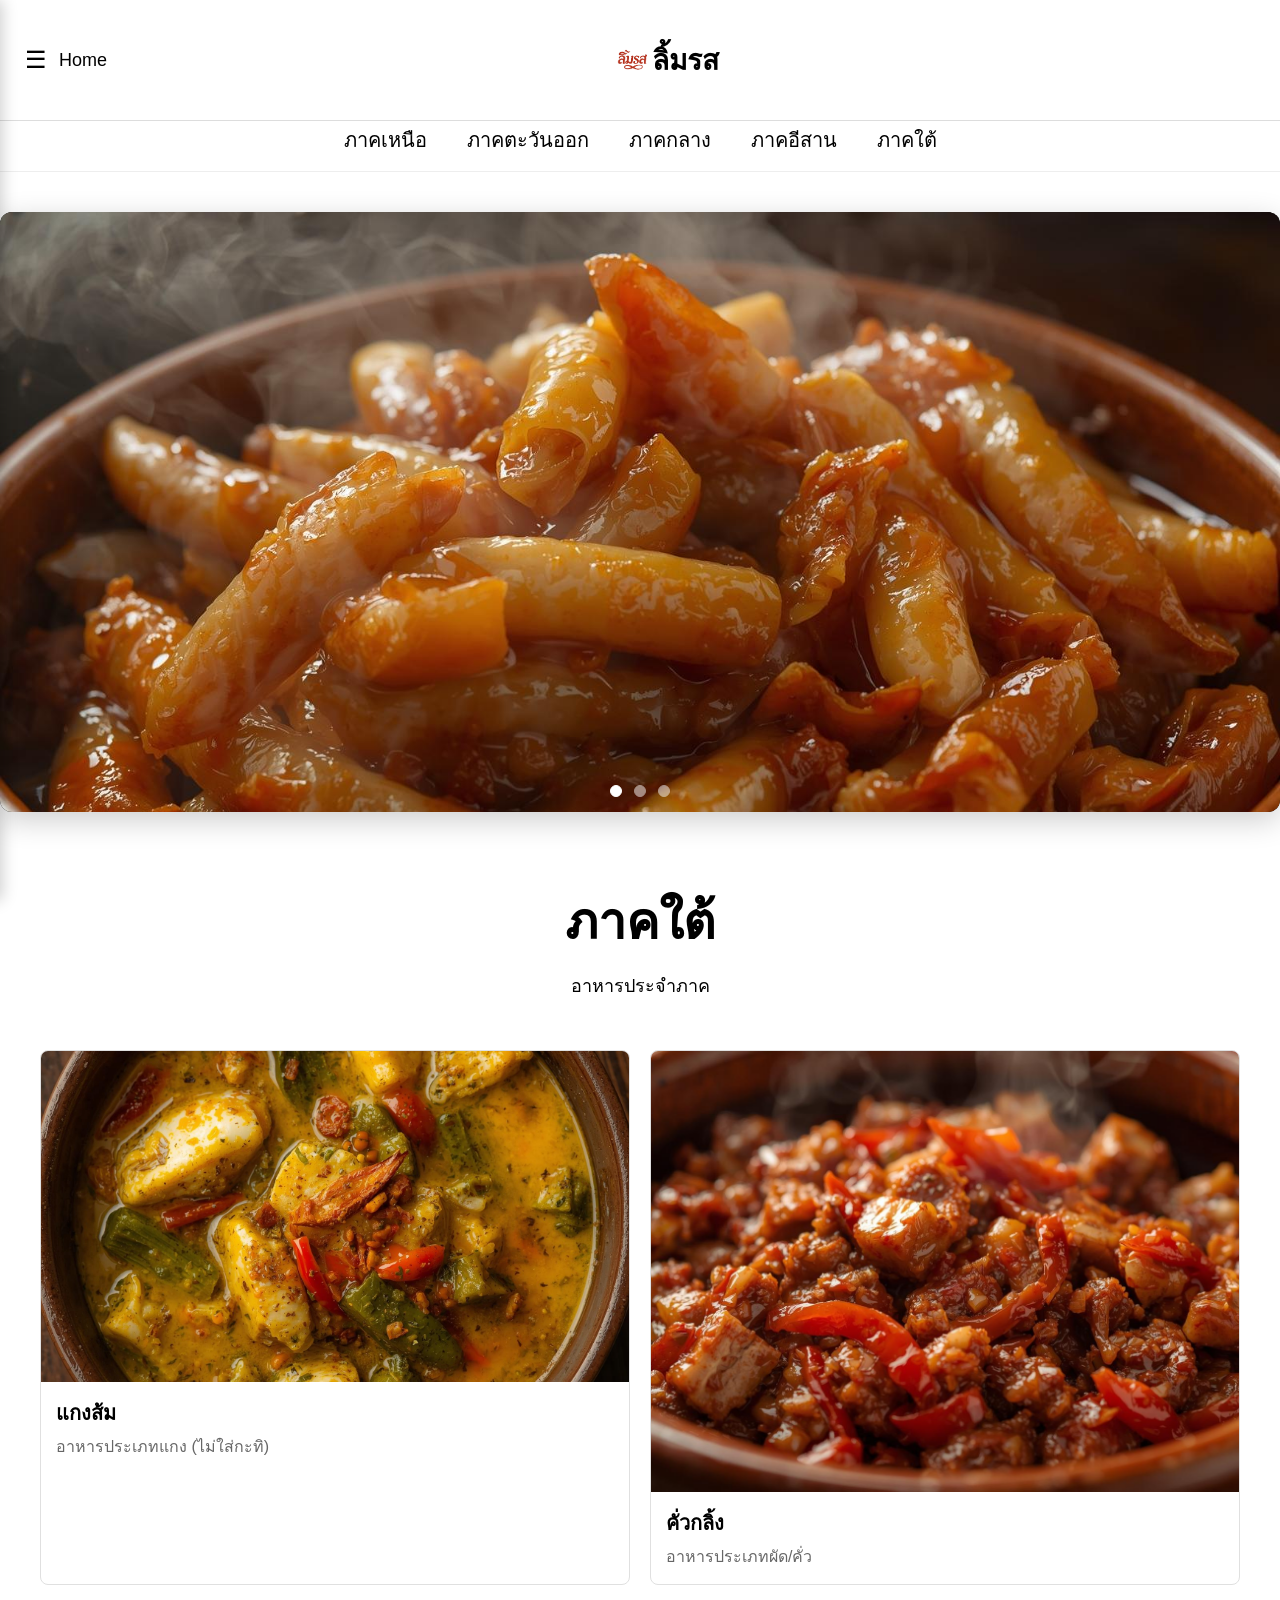
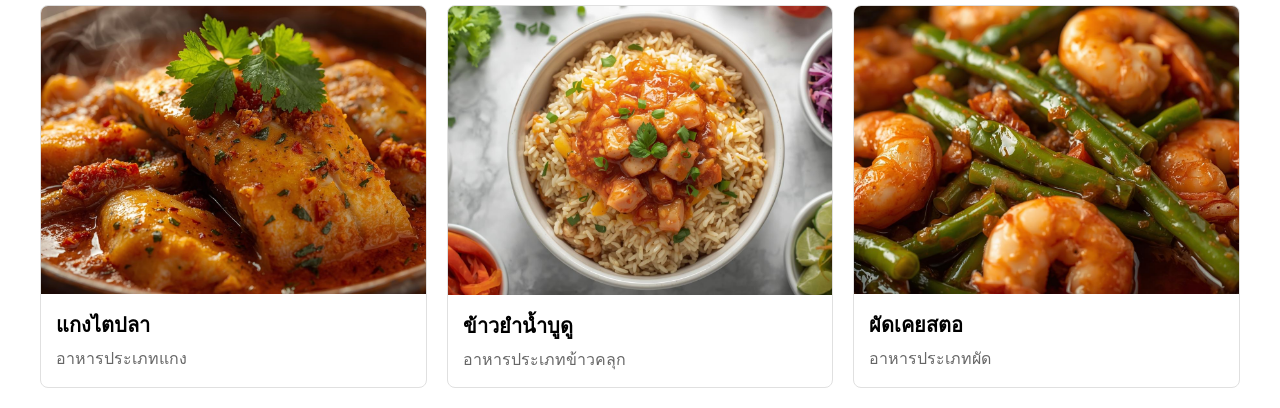
<file: paktai.html>
<!DOCTYPE html>
<html lang="th">
<head>
  <meta charset="UTF-8">
  <meta name="viewport" content="width=device-width, initial-scale=1.0">
  <title>ลิ้มรส (อาหารพื้นเมืองยอดฮิตประจำภาค)</title>
  <link rel="stylesheet" href="css/tay.css"> 
</head>
<body>
  <header class="navbar" aria-label="Main Navigetion">
    <div class="logo">
        <img src="image/logo/limross png..png" alt="logo">
       
    </div>
    <div class="navbar-left">
      <div class="menu-icon" id="menuBtn">☰</div>
      <span class="city">Home</span>
    </div>
    <h2 class="logo">ลิ้มรส</h2>
  </header>

  <nav class="sub-menu">
    <ul>  
     <li><a href="pakner.html">ภาคเหนือ</a></li>
      <li><a href="Eastern Region.html">ภาคตะวันออก</a></li>
      <li><a href="pakgang.html">ภาคกลาง</a></li>
      <li><a href="pakesan.html">ภาคอีสาน</a></li>
      <li><a href="paktai.html">ภาคใต้</a></li>
     
    </ul>
  </nav>
  
  <div class="hero-slider-container">
    <div class="hero-slider slick-slider" id="heroSlider">

      <div class="item slick-slide active" data-slick-index="0" role="option" aria-describedby="slick-slide00">
          <div class="item-wrap">
              <div class="wrap">
                  <a href="#" class="item-bg" data-src="image/ภาคใต้/ภาคใต้.png" tabindex="-1">
                      <img src="image/ภาคใต้/ผัดเคยสตอ (1).jpg" alt="ภาคใต้" class="slider-image">
                  </a>
              </div>
          </div>
      </div>
      
      <div class="item slick-slide" data-slick-index="1" role="option" aria-describedby="slick-slide01">
          <div class="item-wrap">
              <div class="wrap">
                  <a href="#" class="item-bg" data-src="image/ภาคใต้/ภาคใต้.png" tabindex="-1">
                      <img src="image/ภาคใต้/แกงเหลือง.jpg" alt="ภาคใต้" class="slider-image">
                  </a>
                  </div>
          </div>
      </div>

      <div class="item slick-slide" data-slick-index="2" role="option" aria-describedby="slick-slide02">
          <div class="item-wrap">
              <div class="wrap">
                  <a href="#" class="item-bg" data-src="image/ภาคเหนือ/ภาคใต้.jpg" tabindex="-1">
                      <img src="image/ภาคใต้/ข้าวยำน้ำบูดู (1).jpg" alt="ภาคใต้" class="slider-image">
                  </a>
              </div>
          </div>
      </div>
      
    </div>
    <div class="slider-dots" id="sliderDots"></div>
  </div>


    <div class="sidebar" id="sidebar">
    <div class="close-btn" id="closeBtn">✕</div>
    <ul class="menu-list">
      <li><a href="Home.html">หน้าแรก</a></li>
      <li><a href="#">ติดต่อเรา</a></li>
      
    </ul>
  </div>
   <div class="htl" id="htl">
  <div></div>
    <h4>ภาคใต้</h4>
    <h1>อาหารประจำภาค</h1>
  </div>
  
  <section class="content-section">
    <div class="food-grid">
        
      <div class="grid-row grid-row-2-col">
        
        <a href="#" class="food-card large-card" data-food="แกงส้ม">
          <div class="card-summary">
             <div class="card-image-wrapper">
                <img src="image/ภาคใต้/แกงส้ม.jpg" alt="แกงส้ม" class="card-image">
             </div>
             <div class="card-info">
                <h3 class="card-title">แกงส้ม</h3>
                <p class="card-region">อาหารประเภทแกง (ไม่ใส่กะทิ)</p>
             </div>
          </div>
          <div class="modal-description-inline hidden">
           <p><b>ชื่ออาหาร:</b> แกงส้ม</p>

<p><b>ที่มาและความเป็นมา:</b><br>
แกงส้มเป็นอาหารไทยประเภทแกงน้ำใสที่มีรสเปรี้ยวเป็นเอกลักษณ์ มีต้นกำเนิดจากภาคกลางและภาคใต้ของประเทศไทย  
แกงส้มสะท้อนวัฒนธรรมการใช้วัตถุดิบสดใหม่ เช่น ปลา กุ้ง ผักพื้นบ้าน และเครื่องแกงไทย  
คำว่า “ส้ม” หมายถึงรสเปรี้ยว ซึ่งได้จากมะขาม น้ำมะนาว หรือมะกรูด  
เมนูนี้เป็นอาหารที่ทานง่าย เหมาะสำหรับมื้อกลางวันหรือมื้อเย็น และมักปรากฏในงานเทศกาลหรือครัวเรือนทั่วไป</p>

<p><b>วัตถุดิบหลัก:</b><br>
เนื้อปลา (เช่น ปลากระพง ปลาช่อน หรือปลากะตัก)<br>
ผัก เช่น ผักบุ้ง ดอกแค มะละกอสุก หรือหน่อไม้<br>
น้ำพริกแกงส้ม (พริกแห้ง กระเทียม หอมแดง ขมิ้น ตะไคร้ กะปิ)<br>
น้ำมะขามเปียก<br>
น้ำตาลปี๊บ<br>
เกลือ<br>
น้ำปลา<br>
น้ำสะอาดหรือน้ำสต๊อก</p>

<p><b>วิธีทำ:</b><br>
1. เตรียมน้ำพริกแกงส้มโดยโขลกพริกแห้ง กระเทียม หอมแดง ขมิ้น ตะไคร้ และกะปิให้ละเอียด<br>
2. ตั้งหม้อใส่น้ำและน้ำพริกแกงส้ม ต้มจนเดือด<br>
3. ใส่น้ำมะขามเปียก น้ำตาลปี๊บ และน้ำปลา ปรุงรสให้ได้รสเปรี้ยว เค็ม และหวานตามชอบ<br>
4. ใส่ผักที่เตรียมไว้ลงในน้ำแกงส้ม ต้มจนผักสุกแต่ยังกรอบ<br>
5. ใส่เนื้อปลาหั่นชิ้นลงไป ต้มจนปลาสุกและรสชาติกลมกล่อม<br>
6. ปิดไฟและจัดเสิร์ฟร้อน ๆ คู่กับข้าวสวย</p>

<p><b>ลักษณะของอาหาร:</b><br>
แกงส้มมีสีส้มสดใสจากขมิ้นและพริกแห้ง  
น้ำแกงใสหรือข้นเล็กน้อย มีกลิ่นหอมของเครื่องแกงสมุนไพร  
รสชาติเปรี้ยว เค็ม หวาน และเผ็ดเล็กน้อย เนื้อปลาและผักนุ่มกรอบ  
เหมาะสำหรับทานกับข้าวสวยร้อน ๆ</p>

<p><b>จุดเด่นของเมนู:</b><br>
- รสชาติเปรี้ยว เค็ม หวาน และเผ็ดอย่างสมดุล<br>
- ใช้วัตถุดิบสดใหม่และสมุนไพรพื้นบ้าน<br>
- มีเนื้อปลาและผักหลากหลายชนิด<br>
- เป็นอาหารเบา ๆ แต่มีคุณค่าทางอาหารครบถ้วน</p>

<p><b>คุณค่าทางอาหาร:</b><br>
- โปรตีนจากเนื้อปลา<br>
- ใยอาหารและวิตามินจากผักสด<br>
- สมุนไพรช่วยย่อยอาหารและเพิ่มรสชาติ<br>
- ไขมันต่ำและเหมาะสำหรับผู้รักสุขภาพ</p>

<p><b>รูปแบบและการดัดแปลง:</b><br>
- แกงส้มปลากระพง<br>
- แกงส้มกุ้งสด<br>
- แกงส้มผักรวม (สำหรับเจหรือมังสวิรัติ)<br>
- แกงส้มหน่อไม้หรือแกงส้มดอกแค (ตามฤดูกาลและพื้นที่)</p>

<p><b>ความนิยมในปัจจุบัน:</b><br>
แกงส้มเป็นเมนูยอดนิยมในครัวเรือนและร้านอาหารไทย  
เป็นหนึ่งในอาหารไทยที่สะท้อนรสชาติแบบดั้งเดิม  
นักท่องเที่ยวต่างชาติชื่นชอบเมนูนี้เพราะรสเปรี้ยวสดชื่นและรสชาติกลมกล่อม  
ยังเป็นอาหารประจำเทศกาลและงานบุญในหลายพื้นที่</p>

<p><b>โอกาสที่นิยมทำและรับประทาน:</b><br>
- มื้อกลางวันและมื้อเย็นในครัวเรือน<br>
- งานบุญ งานเทศกาล และงานเลี้ยงชุมชน<br>
- รับประทานคู่กับข้าวสวยและอาหารเสริม เช่น ไข่เจียว หรือปลาทอด<br>
- เมนูต้อนรับแขกหรือนักท่องเที่ยว</p>

<p><b>เกร็ดน่ารู้:</b><br>
- การเลือกผักและปลาให้สดจะทำให้แกงส้มอร่อยขึ้น<br>
- น้ำมะขามเปียกเป็นหัวใจของรสเปรี้ยว<br>
- สามารถปรับระดับความเผ็ดและเปรี้ยวได้ตามชอบ<br>
- แกงส้มสะท้อนภูมิปัญญาในการใช้วัตถุดิบสดและสมุนไพรของคนไทย</p>
          </div>
        </a>

        <a href="#" class="food-card small-card" data-food="คั่วกลิ้ง">
          <div class="card-summary">
            <div class="card-image-wrapper">
              <img src="image/ภาคใต้/คั่วกลิ้งหมูสับ.jpg" alt="คั่วกลิ้ง" class="card-image">
            </div>
            <div class="card-info">
              <h3 class="card-title">คั่วกลิ้ง</h3>
              <p class="card-region">อาหารประเภทผัด/คั่ว</p>
            </div>
          </div>
          <div class="modal-description-inline hidden">
          <p><b>ชื่ออาหาร:</b> คั่วกลิ้ง</p>

<p><b>ที่มาและความเป็นมา:</b><br>
คั่วกลิ้งเป็นอาหารพื้นเมืองของภาคใต้ประเทศไทย มีต้นกำเนิดจากชุมชนชาวใต้ที่ใช้สมุนไพรและเครื่องแกงพื้นบ้านในการถนอมเนื้อสัตว์  
คำว่า "คั่วกลิ้ง" มาจากวิธีการปรุงโดยการคั่วเครื่องแกงกับเนื้อสัตว์จนเข้ากันและมีกลิ่นหอมเฉพาะตัว  
อาหารจานนี้สะท้อนภูมิปัญญาการใช้เครื่องเทศให้รสจัดและมีกลิ่นหอมโดดเด่น  
คั่วกลิ้งนิยมทำจากเนื้อหมู เนื้อไก่ หรือปลาท้องถิ่น และมักทานคู่กับข้าวสวยร้อน ๆ หรือข้าวเหนียว</p>

<p><b>วัตถุดิบหลัก:</b><br>
เนื้อหมูสับหรือเนื้อไก่<br>
พริกแห้ง<br>
กระเทียม<br>
หอมแดง<br>
ข่า ตะไคร้ ใบมะกรูด<br>
น้ำปลา<br>
เกลือ<br>
น้ำมันพืชสำหรับผัด<br>
เครื่องเทศพื้นบ้าน เช่น ขมิ้น พริกไทย</p>

<p><b>วิธีทำ:</b><br>
1. โขลกพริกแห้ง กระเทียม หอมแดง ข่า ตะไคร้ ใบมะกรูด และเครื่องเทศให้ละเอียด<br>
2. ตั้งกระทะใส่น้ำมันพืช นำเครื่องแกงที่โขลกละเอียดลงคั่วจนหอม<br>
3. ใส่เนื้อหมูหรือไก่ลงผัดกับเครื่องแกง คั่วให้เข้ากันจนสุกและเนื้อมีสีสวย<br>
4. ปรุงรสด้วยน้ำปลาและเกลือ ชิมรสให้เข้มข้นและเผ็ดตามชอบ<br>
5. ยกลงจากเตาและจัดเสิร์ฟร้อน ๆ คู่กับข้าวสวยหรือข้าวเหนียว</p>

<p><b>ลักษณะของอาหาร:</b><br>
คั่วกลิ้งเป็นอาหารผัดร้อน มีสีแดงเข้มจากพริกแห้ง  
มีกลิ่นหอมสมุนไพรและเครื่องแกงที่โดดเด่น  
เนื้อหมูหรือไก่นุ่ม รสชาติเข้มข้น เผ็ดร้อนและเค็มเล็กน้อย  
เหมาะสำหรับทานคู่กับข้าวสวยร้อน ๆ</p>

<p><b>จุดเด่นของเมนู:</b><br>
- รสชาติเผ็ดร้อน เข้มข้น และมีกลิ่นหอมสมุนไพร<br>
- ใช้วัตถุดิบสดใหม่และเครื่องเทศพื้นบ้าน<br>
- เป็นอาหารพื้นบ้านที่สะท้อนภูมิปัญญาชาวใต้<br>
- ทานง่ายและเข้ากับข้าวสวยหรือข้าวเหนียว</p>

<p><b>คุณค่าทางอาหาร:</b><br>
- โปรตีนจากเนื้อหมูหรือไก่<br>
- สมุนไพรและเครื่องเทศช่วยย่อยอาหาร<br>
- ไขมันต่ำถ้าผัดด้วยน้ำมันพืชปริมาณพอดี<br>
- มีวิตามินและแร่ธาตุจากสมุนไพรหลากหลายชนิด</p>

<p><b>รูปแบบและการดัดแปลง:</b><br>
- คั่วกลิ้งหมูดั้งเดิม<br>
- คั่วกลิ้งไก่<br>
- คั่วกลิ้งเนื้อวัว<br>
- คั่วกลิ้งเจ (ใช้โปรตีนจากพืชแทนเนื้อสัตว์)<br>
- ปรับระดับความเผ็ดตามชอบ</p>

<p><b>ความนิยมในปัจจุบัน:</b><br>
คั่วกลิ้งเป็นอาหารยอดนิยมทั้งในภาคใต้และทั่วประเทศ  
มักปรากฏในครัวเรือน งานบุญ งานเทศกาล และร้านอาหารพื้นเมือง  
นักท่องเที่ยวต่างชาติชื่นชอบเมนูนี้เพราะรสชาติเผ็ดร้อนและกลิ่นหอมสมุนไพร  
ยังเป็นอาหารสตรีทฟู้ดยอดนิยมในตลาดและงานวัด</p>

<p><b>โอกาสที่นิยมทำและรับประทาน:</b><br>
- มื้อกลางวันและมื้อเย็นในครัวเรือน<br>
- งานบุญ งานเทศกาล และงานเลี้ยงชุมชน<br>
- รับประทานคู่กับข้าวสวยหรือข้าวเหนียว<br>
- เมนูต้อนรับแขกหรือนักท่องเที่ยว</p>

<p><b>เกร็ดน่ารู้:</b><br>
- การคั่วเครื่องแกงจนหอมช่วยเพิ่มรสชาติและกลิ่น<br>
- สามารถปรับระดับความเผ็ดและเค็มได้ตามความชอบ<br>
- คั่วกลิ้งสะท้อนภูมิปัญญาและรสชาติอาหารพื้นบ้านของภาคใต้ไทย</p>
          </div>
        </a>
      </div>

      <div class="grid-row grid-row-3-col">

        <a href="#" class="food-card small-card" data-food="แกงไตปลา">
          <div class="card-summary">
            <div class="card-image-wrapper">
              <img src="image/ภาคใต้/แกงไตปลา.jpg" alt="แกงไตปลา" class="card-image">
            </div>
            <div class="card-info">
              <h3 class="card-title">แกงไตปลา</h3>
              <p class="card-region">อาหารประเภทแกง</p>
            </div>
          </div>
          <div class="modal-description-inline hidden">
            <p><b>ชื่ออาหาร:</b> แกงไตปลา</p>

<p><b>ที่มาและความเป็นมา:</b><br>
แกงไตปลาเป็นอาหารพื้นเมืองของภาคใต้และภาคอีสานของประเทศไทย  
มีต้นกำเนิดจากชุมชนชาวประมงและชาวบ้านที่ใช้ไตปลาหรือเครื่องในปลาที่หมักเกลือเป็นวัตถุดิบหลัก  
คำว่า "ไตปลา" หมายถึงเครื่องในปลาและน้ำหมักปลา  
แกงไตปลาสะท้อนภูมิปัญญาการถนอมอาหารและรสชาติที่เข้มข้น  
มักทานคู่กับข้าวสวยและผักสด และนิยมในเทศกาลหรือมื้อสำคัญของครัวเรือน</p>

<p><b>วัตถุดิบหลัก:</b><br>
ไตปลาหมัก (จากปลานิล ปลาช่อน หรือปลาท้องถิ่น)<br>
ปลาหรือกุ้งสด<br>
พริกแกงใต้หรือพริกแกงไทย<br>
มะละกอสุกหรือผักพื้นบ้าน<br>
น้ำมะขามเปียก<br>
น้ำตาลปี๊บ<br>
น้ำปลา<br>
น้ำสะอาดหรือน้ำสต๊อก</p>

<p><b>วิธีทำ:</b><br>
1. เตรียมน้ำพริกแกงโดยโขลกพริกแห้ง กระเทียม หอมแดง ข่า ตะไคร้ และกะปิให้ละเอียด<br>
2. ตั้งหม้อใส่น้ำและพริกแกง ต้มจนเดือด<br>
3. ใส่ไตปลาหมักลงไป ต้มให้กลิ่นหอมและรสเข้มข้น<br>
4. ใส่เนื้อปลาหรือกุ้งสด ต้มจนสุก<br>
5. เติมผักพื้นบ้านหรือมะละกอสุก ปรุงรสด้วยน้ำปลา น้ำตาลปี๊บ และน้ำมะขามเปียก<br>
6. ชิมรสให้เข้มข้นและจัดเสิร์ฟร้อน ๆ คู่กับข้าวสวยและผักสด</p>

<p><b>ลักษณะของอาหาร:</b><br>
แกงไตปลาเป็นแกงน้ำใสถึงข้นเล็กน้อย มีสีเข้มจากพริกแกงและไตปลา  
มีกลิ่นหอมเฉพาะตัวของไตปลาและเครื่องแกงสมุนไพร  
รสชาติเข้มข้น เปรี้ยว เค็ม และเผ็ด  
เนื้อปลาหรือกุ้งนุ่ม ผักสดกรอบนิด ๆ เหมาะสำหรับทานคู่กับข้าวสวย</p>

<p><b>จุดเด่นของเมนู:</b><br>
- รสชาติเด่นเข้มข้น เปรี้ยว เค็ม เผ็ดกลมกล่อม<br>
- ใช้วัตถุดิบพื้นบ้านสดใหม่และไตปลาหมัก<br>
- มีกลิ่นหอมเฉพาะตัวจากไตปลาและสมุนไพร<br>
- เป็นอาหารพื้นบ้านที่สะท้อนภูมิปัญญาชาวใต้และอีสาน</p>

<p><b>คุณค่าทางอาหาร:</b><br>
- โปรตีนจากเนื้อปลาและกุ้ง<br>
- ใยอาหารและวิตามินจากผักสด<br>
- ไขมันต่ำและมีสมุนไพรช่วยย่อยอาหาร<br>
- รสชาติจากเครื่องแกงธรรมชาติ</p>

<p><b>รูปแบบและการดัดแปลง:</b><br>
- แกงไตปลาปลาเนื้อขาว<br>
- แกงไตปลากุ้งสด<br>
- แกงไตปลาใส่ผักพื้นบ้านหลากหลายชนิด<br>
- ปรับระดับความเผ็ดตามชอบ</p>

<p><b>ความนิยมในปัจจุบัน:</b><br>
แกงไตปลาเป็นอาหารยอดนิยมทั้งในภาคใต้และอีสาน  
มักปรากฏในครัวเรือน งานบุญ งานเทศกาล และร้านอาหารพื้นเมือง  
นักท่องเที่ยวต่างชาติชื่นชอบรสชาติเข้มข้นและเปรี้ยวของแกงไตปลา  
ยังเป็นอาหารที่นิยมในตลาดและงานวัด</p>

<p><b>โอกาสที่นิยมทำและรับประทาน:</b><br>
- มื้อกลางวันและมื้อเย็นในครัวเรือน<br>
- งานบุญ งานเทศกาล และงานเลี้ยงชุมชน<br>
- รับประทานคู่กับข้าวสวยและผักสด<br>
- เมนูต้อนรับแขกหรือนักท่องเที่ยว</p>

<p><b>เกร็ดน่ารู้:</b><br>
- การเลือกไตปลาหมักคุณภาพดีจะทำให้แกงหอมและรสชาติเข้มข้น<br>
- สามารถปรับความเปรี้ยวและเผ็ดตามความชอบ<br>
- แกงไตปลาสะท้อนภูมิปัญญาการถนอมอาหารและวัฒนธรรมอาหารพื้นบ้าน</p>
          </div>
        </a>

        <a href="#" class="food-card small-card" data-food="ข้าวยำน้ำบูดู">
          <div class="card-summary">
            <div class="card-image-wrapper">
              <img src="image/ภาคใต้/ข้าวยำน้ำบูดู.jpg" alt="ข้าวยำน้ำบูดู" class="card-image">
            </div>
            <div class="card-info">
              <h3 class="card-title">ข้าวยำน้ำบูดู</h3>
              <p class="card-region">อาหารประเภทข้าวคลุก</p>
            </div>
          </div>
          <div class="modal-description-inline hidden">
          <p><b>ชื่ออาหาร:</b> ข้าวยำน้ำบูดู</p>

<p><b>ที่มาและความเป็นมา:</b><br>
ข้าวยำน้ำบูดูเป็นอาหารพื้นเมืองของภาคใต้ประเทศไทย โดยเฉพาะจังหวัดชายฝั่งทะเล  
มีรากฐานมาจากวัฒนธรรมการถนอมอาหารของชาวใต้ โดยใช้บูดู ซึ่งเป็นน้ำหมักปลาท้องถิ่น มีรสเค็มและมีกลิ่นเฉพาะตัว  
ข้าวยำน้ำบูดูสะท้อนภูมิปัญญาการนำวัตถุดิบพื้นบ้าน เช่น ข้าวสวยสมุนไพร ผักพื้นบ้าน และบูดู มาผสมผสานให้เกิดรสชาติเปรี้ยว เค็ม หวานและเผ็ด  
อาหารนี้เป็นที่นิยมทานในครัวเรือน งานเทศกาล และงานประเพณีพื้นบ้าน</p>

<p><b>วัตถุดิบหลัก:</b><br>
ข้าวสวยหอมมะลิหรือข้าวพื้นเมือง<br>
น้ำบูดู (น้ำหมักปลาท้องถิ่น)<br>
ผักสดและสมุนไพร เช่น ใบแมงลัก สะระแหน่ ใบโหระพา ถั่วฝักยาว มะละกอสับ<br>
พริกสดและพริกป่น<br>
หอมแดงสับละเอียด<br>
น้ำมะนาว<br>
น้ำตาลปี๊บ<br>
กุ้งแห้งคั่ว (ตามชอบ)</p>

<p><b>วิธีทำ:</b><br>
1. เตรียมข้าวสวยและผักสดให้สะอาดและหั่นเป็นชิ้นพอดีคำ<br>
2. ผสมน้ำบูดู น้ำมะนาว น้ำตาลปี๊บ และพริกสดหรือพริกป่น ปรุงรสให้กลมกล่อม<br>
3. ใส่ผักสมุนไพร เช่น ใบแมงลัก สะระแหน่ และใบโหระพาลงในน้ำยำ<br>
4. ใส่กุ้งแห้งคั่ว (ถ้ามี) คลุกเคล้าให้เข้ากัน<br>
5. ใส่ข้าวสวยลงไปคลุกเบา ๆ ให้ข้าวเคลือบน้ำยำทั่ว<br>
6. จัดเสิร์ฟในจานหรือชาม พร้อมตกแต่งด้วยผักสดเพิ่มเติมตามชอบ</p>

<p><b>ลักษณะของอาหาร:</b><br>
ข้าวยำน้ำบูดูเป็นอาหารที่มีสีสันสดใสจากผักสดและสมุนไพร  
มีกลิ่นเฉพาะตัวจากน้ำบูดู รสชาติเปรี้ยว เค็ม เผ็ด และหวานเล็กน้อย  
เนื้อสัมผัสของข้าวนุ่ม ผักสดกรอบ และกุ้งแห้งเพิ่มรสชาติและความเคี้ยวเพลิน</p>

<p><b>จุดเด่นของเมนู:</b><br>
- รสชาติเปรี้ยว เค็ม เผ็ด และหวานครบในจานเดียว<br>
- ใช้วัตถุดิบพื้นบ้านและสมุนไพรสด<br>
- เป็นอาหารสุขภาพเพราะผักสดและสมุนไพรเยอะ<br>
- สะท้อนวัฒนธรรมอาหารของภาคใต้ไทย</p>

<p><b>คุณค่าทางอาหาร:</b><br>
- คาร์โบไฮเดรตจากข้าวสวย<br>
- โปรตีนจากกุ้งแห้งหรืออาหารทะเลอื่น ๆ<br>
- ใยอาหารและวิตามินจากผักสด<br>
- สมุนไพรช่วยย่อยอาหารและเพิ่มกลิ่นหอม</p>

<p><b>รูปแบบและการดัดแปลง:</b><br>
- ข้าวยำใส่กุ้งสด<br>
- ข้าวยำเจ (ไม่มีเนื้อสัตว์ ใช้โปรตีนจากพืชแทน)<br>
- ข้าวยำน้ำบูดูใส่ปลาทูหรือปลาเค็ม<br>
- ปรับระดับความเผ็ดและเปรี้ยวตามความชอบ</p>

<p><b>ความนิยมในปัจจุบัน:</b><br>
ข้าวยำน้ำบูดูเป็นอาหารพื้นเมืองยอดนิยมในภาคใต้  
มักปรากฏในครัวเรือน งานเทศกาล งานบุญ และตลาดพื้นบ้าน  
นักท่องเที่ยวต่างชาติชื่นชอบรสชาติเปรี้ยว เค็ม เผ็ดของเมนูนี้  
ยังเป็นอาหารสตรีทฟู้ดและเมนูต้อนรับแขกหรือนักท่องเที่ยว</p>

<p><b>โอกาสที่นิยมทำและรับประทาน:</b><br>
- มื้อกลางวันหรือมื้อเย็นในครัวเรือน<br>
- งานบุญ งานเทศกาล และงานเลี้ยงชุมชน<br>
- รับประทานคู่กับผักสดหรืออาหารเสริมอื่น ๆ<br>
- เมนูต้อนรับแขกหรือนักท่องเที่ยว</p>

<p><b>เกร็ดน่ารู้:</b><br>
- น้ำบูดูเป็นหัวใจของรสชาติและมีกลิ่นเฉพาะตัว<br>
- การใช้ผักสมุนไพรสดช่วยเพิ่มรสชาติและคุณค่าทางอาหาร<br>
- สามารถปรับความเปรี้ยวและเผ็ดได้ตามชอบ<br>
- ข้าวยำน้ำบูดูสะท้อนภูมิปัญญาการใช้วัตถุดิบท้องถิ่นของภาคใต้ไทย</p>
          </div>
        </a>

        <a href="#" class="food-card small-card" data-food="ผัดเคยสตอ">
          <div class="card-summary">
            <div class="card-image-wrapper">
              <img src="image/ภาคใต้/ผัดเคยสตอ.jpg" alt="ผัดเคยสตอ" class="card-image">
            </div>
            <div class="card-info">
              <h3 class="card-title">ผัดเคยสตอ</h3>
              <p class="card-region">อาหารประเภทผัด</p>
            </div>
          </div>
          <div class="modal-description-inline hidden">
            <p><b>ชื่ออาหาร:</b> ผัดเคยสตอ</p>

<p><b>ที่มาและความเป็นมา:</b><br>
ผัดเคยสตอเป็นอาหารพื้นเมืองของภาคใต้ประเทศไทย โดยเฉพาะจังหวัดชายฝั่งทะเล  
มีต้นกำเนิดจากชุมชนชาวประมงและเกษตรกรที่ใช้วัตถุดิบท้องถิ่น เช่น เคย (กุ้งหมัก) และสตอ (ผลไม้พื้นเมืองหรือผักพื้นบ้านบางชนิด)  
คำว่า "เคย" หมายถึงกุ้งหมักที่ใช้เพิ่มรสชาติ และ "สตอ" คือวัตถุดิบหลักที่ผัดร่วมกัน  
ผัดเคยสตอสะท้อนภูมิปัญญาในการนำวัตถุดิบหมักและสดมาผสมผสานให้ได้รสจัดจ้านตามรสนิยมคนใต้  
อาหารนี้มักทานคู่กับข้าวสวยร้อน ๆ เป็นมื้อหลักหรืออาหารท้องถิ่นในงานเทศกาล</p>

<p><b>วัตถุดิบหลัก:</b><br>
เคย (กุ้งหมักหรือกุ้งเค็ม)<br>
สตอ (ผลไม้พื้นเมืองหรือผักพื้นบ้าน เช่น สตอข้าวหรือสตอใส่แกง)<br>
พริกสดและพริกแกง<br>
กระเทียม<br>
หอมแดง<br>
น้ำมันพืชสำหรับผัด<br>
น้ำตาลปี๊บ<br>
น้ำปลา<br>
สมุนไพรเช่น ใบมะกรูดและตะไคร้ (ตามชอบ)</p>

<p><b>วิธีทำ:</b><br>
1. เตรียมเคยโดยล้างและสะเด็ดน้ำเล็กน้อย<br>
2. ตั้งกระทะใส่น้ำมันพืช นำกระเทียมและหอมแดงสับลงผัดจนหอม<br>
3. ใส่พริกสดและพริกแกงลงผัดให้เข้ากัน<br>
4. ใส่เคยและสตอลงผัด คั่วด้วยไฟแรงจนวัตถุดิบเข้ากันและหอม<br>
5. ปรุงรสด้วยน้ำปลา น้ำตาลปี๊บ และสมุนไพรตามชอบ<br>
6. ผัดให้เข้ากันทั่วและยกลงจากเตา<br>
7. จัดเสิร์ฟร้อน ๆ คู่กับข้าวสวยหรือข้าวเหนียว</p>

<p><b>ลักษณะของอาหาร:</b><br>
ผัดเคยสตอเป็นอาหารผัดร้อน มีกลิ่นหอมเฉพาะตัวจากเคยและสมุนไพร  
รสชาติเค็ม เผ็ด และหวานเล็กน้อย  
เนื้อเคยนุ่ม ผักหรือสตอสุกกรอบเล็กน้อย  
เหมาะสำหรับทานคู่กับข้าวสวยร้อน ๆ</p>

<p><b>จุดเด่นของเมนู:</b><br>
- รสชาติเข้มข้น เผ็ด เค็ม และหวานอย่างสมดุล<br>
- ใช้วัตถุดิบพื้นบ้านสดใหม่และเคยหมัก<br>
- มีกลิ่นหอมเฉพาะตัวและรสจัดจ้าน<br>
- เป็นอาหารพื้นบ้านที่สะท้อนภูมิปัญญาชาวใต้ไทย</p>

<p><b>คุณค่าทางอาหาร:</b><br>
- โปรตีนจากเคย (กุ้งหมัก)<br>
- ใยอาหารและวิตามินจากสตอและสมุนไพร<br>
- ไขมันต่ำถ้าผัดด้วยน้ำมันพืชพอเหมาะ<br>
- สมุนไพรช่วยย่อยอาหารและเพิ่มกลิ่นหอม</p>

<p><b>รูปแบบและการดัดแปลง:</b><br>
- ผัดเคยสตอหมู<br>
- ผัดเคยสตอกุ้งสด<br>
- ผัดเคยสตอเจ (ใช้โปรตีนจากพืชแทนเนื้อสัตว์)<br>
- ปรับระดับความเผ็ดและเค็มตามชอบ</p>

<p><b>ความนิยมในปัจจุบัน:</b><br>
ผัดเคยสตอเป็นอาหารพื้นเมืองที่นิยมในครัวเรือนและร้านอาหารท้องถิ่น  
มักปรากฏในงานบุญ งานเทศกาล และตลาดพื้นบ้าน  
นักท่องเที่ยวต่างชาติชื่นชอบรสจัดและกลิ่นหอมของเมนูนี้  
ยังเป็นอาหารสตรีทฟู้ดและเมนูต้อนรับแขกหรือนักท่องเที่ยว</p>

<p><b>โอกาสที่นิยมทำและรับประทาน:</b><br>
- มื้อกลางวันหรือมื้อเย็นในครัวเรือน<br>
- งานบุญ งานเทศกาล และงานเลี้ยงชุมชน<br>
- รับประทานคู่กับข้าวสวยหรือข้าวเหนียว<br>
- เมนูต้อนรับแขกหรือนักท่องเที่ยว</p>

<p><b>เกร็ดน่ารู้:</b><br>
- เคยหมักคุณภาพดีทำให้รสชาติหอมและเค็มกลมกล่อม<br>
- สามารถปรับระดับความเผ็ดและเค็มตามชอบ<br>
- ผัดเคยสตอสะท้อนภูมิปัญญาการใช้วัตถุดิบหมักและสมุนไพรพื้นบ้านของภาคใต้ไทย</p>
          </div>
        </a>
      </div>

    </div>
</section>

  <div class="overlay" id="overlay"></div>

  <div class="modal-overlay" id="foodModal">
    <div class="modal-content">
        <div class="modal-header">
            <h2 id="modalTitle">ชื่ออาหาร</h2>
            <span class="close-modal-btn" id="closeDetailBtn">✕</span>
        </div>
        <p class="modal-region" id="modalRegion">ประเภทอาหาร</p>
        <div class="modal-description" id="modalDescription">
            </div>
    </div>
  </div>
  
  <script src="JS/pakner.js"></script> 
</body>
</html>
</file>
<file: css/index.css>
body {
  font-family: "Bangna New", sans-serif;
  margin: 0;
  padding: 0;
  background-color: #FFB74D;
}

.hero {
  text-align: center;
  padding: 50px 20px;
  color: white;
}

h1 {
  font-size: 3em;
  font-weight: bold;
  margin-bottom: 10px;
}

p {
  font-size: 1.2em;
  margin-bottom: 20px;
}

button {
  background-color: #FF7043;
  font-family: "Bangna New", sans-serif;
  color: white;
  padding: 15px 25px;
  border: none;
  border-radius: 5px;
  font-size: 1.1em;
  cursor: pointer;
}

button:hover {
  background-color: #000000;
}

.logo {
  width: 300px;        /* กำหนดขนาดกรอบ */
  height: 300px;
  margin: 0 auto;
  overflow: hidden;    /* กันรูปหลุดกรอบ */
  border-radius: 10px; /* ถ้าต้องการให้โค้ง */
}

.logo img {
  width: 100%;
  height: 100%;
  object-fit: cover;   /* ทำให้รูปพอดีกรอบแบบสวยสุด */
}
</file>
<file: css/ook.css>
@font-face {
  font-family: 'Roboto-Var';
  src: url('Roboto-VariableFont_wdth,wght.ttf') format('truetype-variations');
  font-weight: 100 900;
  font-stretch: 75% 125%;
  font-style: normal;
}

body {
  margin: 0;
  font-family: "Bangna New", sans-serif;
  background-color: #fff;
  color: #000;
  font-size: 35px;
}
/* Navbar */
.navbar {
  display: flex;
  justify-content: center;
  align-items: center;
  padding: 15px 25px;
  border-bottom: 1px solid #ddd;
  position: fixed;
  width: 100%;
  top: 0;
  left: 0;
  background: #fff;
  z-index: 100;
}

.logo{
  display: flex;
  align-items: center;
  gap: 10px;

}

.logo img {
  width: 40px;
  height: 40px;

}

.logo span {
  font-weight: bold;
  color: #000;


}

.navbar-left {
  display: flex;
  align-items: center;
  gap: 12px;
  position: absolute;
  left: 25px;
}
.menu-icon {
  font-size: 24px;
  cursor: pointer;
}
.city {
  font-size: 18px;
}
.logo {
  font-weight: bold;
  font-size: 28px;
  text-align: center;
}



/* เมนูใต้โลโก้ */
.sub-menu {
  margin-top: 100px; 
  border-bottom: 1px solid #eee;
  text-align: center;
}
.sub-menu ul {
  list-style: none;
  margin: 0;
  padding: 15px 0;
  display: flex;
  justify-content: center;
  gap: 40px;
  flex-wrap: wrap;
}
.sub-menu li {
  position: relative;
}
.sub-menu a {
  text-decoration: none;
  color: #000;
  font-size: 20px; 
  padding-bottom: 8px;
}
.sub-menu a::after {
  content: "";
  position: absolute;
  bottom: -3px;
  left: 0;
  width: 0%;
  height: 2px;
  background: #000;
  transition: width 0.3s;
}
.sub-menu a:hover::after,
.sub-menu li.active a::after {
  width: 100%;
}
.sub-menu li.active a {
  font-weight: 600;
}

/* Sidebar */
.sidebar {
  position: fixed;
  top: 0;
  left: -300px;
  width: 300px;
  height: 100%;
  background: #fff;
  color: #000;
  box-shadow: 2px 0 15px rgba(0,0,0,0.2);
  transition: left 0.4s ease;
  z-index: 200;
}
.sidebar.active {
  left: 0;
}
.close-btn {
  text-align: right;
  padding: 25px;
  font-size: 28px;
  cursor: pointer;
}
.menu-list {
  list-style: none;
  padding: 0 25px;
}
.menu-list li {
  border-bottom: 1px solid #eee;
}
.menu-list li a {
  display: block;
  text-decoration: none;
  color: #000;
  font-size: 20px;
  padding: 20px 0;
}
.menu-list li a:hover {
  color: #666;
}

/* Overlay ฝั่งขวา */
.overlay {
  position: fixed;
  top: 0;
  left: 0;
  width: 100%;
  height: 100%;
  background: rgba(0,0,0,0.4);
  opacity: 0;
  pointer-events: none;
  transition: opacity 0.4s ease;
  z-index: 150;
}
.overlay.active {
  opacity: 1;
  pointer-events: all;
}

.htl {
  padding: 20px 0 10px; 
}

.htl h4 {
  font-weight: bold;
  font-size: 50px; 
  text-align: center;
  margin: 10px 0;
}

.htl h1 {
  font-weight: 100;
  font-size: 18px; 
  text-align: center;
  margin: 10px 0 20px; 
}


.content-section {
    padding: 20px;
    max-width: 1200px;
    margin: 0 auto; 
}

.food-grid {
    display: flex;
    flex-direction: column;
    gap: 20px;
}

.grid-row {
    display: grid;
    gap: 20px;
}

.grid-row-2-col {
    grid-template-columns: repeat(2, 1fr); 
}

.grid-row-3-col {
    grid-template-columns: repeat(3, 1fr);
}

/* --- ส่วนที่แก้ไข: food-card (ใช้กับ <a>) --- */
.food-card {
    display: block;
    text-decoration: none;
    color: inherit;
    background-color: #fff;
    border-radius: 8px; 
    overflow: hidden; 
    /* กำหนดสไตล์เริ่มต้นของกรอบ */
    border: 1px solid #e0e0e0; 
    box-shadow: none; 
    transition: box-shadow 0.3s, transform 0.3s, border-color 0.3s;
    cursor: pointer; /* เพิ่ม cursor: pointer */
}

.food-card:hover {
    /* เอฟเฟกต์ยกขึ้นเมื่อ hover ที่ตัว card */
    box-shadow: 0 4px 15px rgba(0, 0, 0, 0.15); 
    transform: translateY(-3px); 
    border-color: #cccccc; 
}

.card-summary {
    display: block;
    /* ในเวอร์ชัน Modal จะมีแค่ .card-summary เพื่อครอบส่วนที่คลิกได้ */
}

/* ลบโค้ดซ่อนเครื่องหมายสามเหลี่ยมออก */

.card-image-wrapper {
    aspect-ratio: 4 / 3; 
    width: 100%;
    position: relative;
    overflow: hidden;
}

.large-card .card-image-wrapper {
    aspect-ratio: 16 / 9; 
}


.card-image {
    width: 100%;
    height: 100%;
    object-fit: cover; 
    transition: transform 0.3s;
}

/* ภาพขยายเมื่อ hover ที่ตัว card */
.food-card:hover .card-image {
    transform: scale(1.05);
}


.card-info {
    padding: 15px;
}

.card-title {
    font-size: 20px; 
    font-weight: bold;
    margin: 0 0 5px;
    color: #000;
}

.card-region {
    font-size: 16px; 
    color: #666;
    margin: 0;
}

/* --- สไตล์สำหรับส่วนรายละเอียด Modal ที่แสดงผลด้านใน (inline) --- */
/* ซ่อนข้อมูล Modal ที่อยู่ใน HTML (Hidden data for JS to pull) */
.modal-description-inline.hidden {
    display: none;
}
/* ----------------------------------------------------------------- */

@media (max-width: 1024px) {
    .grid-row-4-col {
        grid-template-columns: repeat(2, 1fr);
    }
}

@media (max-width: 768px) {
    .grid-row-2-col {
        grid-template-columns: 1fr;
    }
    
    .card-title {
        font-size: 18px;
    }
    
    .card-region {
        font-size: 14px;
    }
}

@media (max-width: 500px) {
    .grid-row-2-col,
    .grid-row-3-col {
        grid-template-columns: 1fr;
    }
    
    .content-section {
        padding: 15px;
    }
}


.hero-slider-container {
    position: relative;
    width: 100%;
    margin: 40px 0;
    display: flex; 
    justify-content: center;
}

.hero-slider {
    width: 1290px;
    height: 600px;
    
    position: relative;
    overflow: hidden;
    aspect-ratio: 16 / 5; 
    background-color: #000;
    border-radius: 12px;
    box-shadow: 0 8px 30px rgba(0, 0, 0, 0.2);
}

.slick-slide {
    width: 100%;
    position: absolute;
    top: 0;
    left: 0;
    opacity: 0; 
    transition: opacity 1s ease-in-out; 
}

.slick-slide.active {
    opacity: 1; 
    position: relative; 
}

.item-bg {
    display: block;
    width: 100%;
    height: 100%;
    position: relative; 
}

.slider-image {
    width: 100%;
    height: 100%;
    object-fit: contain; 
}

.slider-content .main-text {
    font-size: 40px;
    font-weight: 800;
    margin: 0 0 10px;
    line-height: 1.1;
}

.slider-content .sub-text {
    font-size: 24px;
    font-weight: 300;
    margin-bottom: 20px;
}

.slider-content .shop-button {
    display: inline-block;
    background-color: #55b300;
    color: #000;
    text-decoration: none;
    padding: 10px 25px;
    border-radius: 5px;
    font-weight: bold;
    font-size: 18px;
    transition: background-color 0.3s;
}

.slider-content .shop-button:hover {
    background-color: #71d428;
}

.slider-dots {
    position: absolute;
    bottom: 15px; 
    left: 50%;
    transform: translateX(-50%);
    display: flex;
    gap: 12px;
    z-index: 50;
}

.dot {
    width: 10px;
    height: 10px;
    background-color: #fff; 
    border: 1px solid #fff;
    border-radius: 50%;
    cursor: pointer;
    opacity: 0.5;
    transition: opacity 0.3s, background-color 0.3s;
}

.dot.active {
    opacity: 1;
    background-color: #fff; 
}

.modal-overlay {
    position: fixed;
    top: 0;
    left: 0;
    width: 100%;
    height: 100%;
    background: rgba(0, 0, 0, 0.4); 
    display: flex;
    justify-content: center;
    align-items: center;
    z-index: 300;
    
    opacity: 0;
    visibility: hidden;
    transition: opacity 0.3s, visibility 0.3s;
}

.modal-overlay.active {
    opacity: 1;
    visibility: visible;
}

.modal-content {
    background: #fff;
    color: #000;
    padding: 40px;
    border-radius: 12px;
    width: 90%;
    max-width: 600px;
    border: 8px solid white;
    box-shadow: 0 10px 30px rgba(0, 0, 0, 0.3);

    transform: scale(0.95);
    transition: transform 0.3s;
    max-height: 85vh;
    overflow-y: auto;
}

.modal-overlay.active .modal-content {
    transform: scale(1);
}

.modal-header {
    display: flex;
    justify-content: space-between;
    align-items: center;
    border-bottom: 1px solid #eee;
    padding-bottom: 15px;
    margin-bottom: 15px;
}

.modal-header h2 {
    font-size: 28px;
    margin: 0;
}

.close-modal-btn {
    font-size: 30px;
    cursor: pointer;
    font-weight: 300;
    line-height: 1;
    color: #999;
}

.close-modal-btn:hover {
    color: #000;
}

.modal-region {
    font-size: 18px;
    color: #555;
    margin-top: 0;
    font-weight: bold;
}

.modal-description {
    font-size: 20px;
    line-height: 1.6;
    margin-bottom: 0;
}
</file>
<file: css/pakner.css>
@font-face {
  font-family: 'Roboto-Var';
  src: url('Roboto-VariableFont_wdth,wght.ttf') format('truetype-variations');
  font-weight: 100 900;
  font-stretch: 75% 125%;
  font-style: normal;
}

body {
  margin: 0;
  font-family: "Bangna New", sans-serif;
  background-color: #fff;
  color: #000;
  font-size: 35px;
}
/* Navbar */
.navbar {
  display: flex;
  justify-content: center;
  align-items: center;
  padding: 15px 25px;
  border-bottom: 1px solid #ddd;
  position: fixed;
  width: 100%;
  top: 0;
  left: 0;
  background: #fff;
  z-index: 100;
}

.logo{
  display: flex;
  align-items: center;
  gap: 10px;

}

.logo img {
  width: 40px;
  height: 40px;

}

.logo span {
  font-weight: bold;
  color: #000;


}

.navbar-left {
  display: flex;
  align-items: center;
  gap: 12px;
  position: absolute;
  left: 25px;
}
.menu-icon {
  font-size: 24px;
  cursor: pointer;
}
.city {
  font-size: 18px;
}
.logo {
  font-weight: bold;
  font-size: 28px;
  text-align: center;
}



/* เมนูใต้โลโก้ */
.sub-menu {
  margin-top: 100px; 
  border-bottom: 1px solid #eee;
  text-align: center;
}
.sub-menu ul {
  list-style: none;
  margin: 0;
  padding: 15px 0;
  display: flex;
  justify-content: center;
  gap: 40px;
  flex-wrap: wrap;
}
.sub-menu li {
  position: relative;
}
.sub-menu a {
  text-decoration: none;
  color: #000;
  font-size: 20px; 
  padding-bottom: 8px;
}
.sub-menu a::after {
  content: "";
  position: absolute;
  bottom: -3px;
  left: 0;
  width: 0%;
  height: 2px;
  background: #000;
  transition: width 0.3s;
}
.sub-menu a:hover::after,
.sub-menu li.active a::after {
  width: 100%;
}
.sub-menu li.active a {
  font-weight: 600;
}

/* Sidebar */
.sidebar {
  position: fixed;
  top: 0;
  left: -300px;
  width: 300px;
  height: 100%;
  background: #fff;
  color: #000;
  box-shadow: 2px 0 15px rgba(0,0,0,0.2);
  transition: left 0.4s ease;
  z-index: 200;
}
.sidebar.active {
  left: 0;
}
.close-btn {
  text-align: right;
  padding: 25px;
  font-size: 28px;
  cursor: pointer;
}
.menu-list {
  list-style: none;
  padding: 0 25px;
}
.menu-list li {
  border-bottom: 1px solid #eee;
}
.menu-list li a {
  display: block;
  text-decoration: none;
  color: #000;
  font-size: 20px;
  padding: 20px 0;
}
.menu-list li a:hover {
  color: #666;
}

/* Overlay ฝั่งขวา */
.overlay {
  position: fixed;
  top: 0;
  left: 0;
  width: 100%;
  height: 100%;
  background: rgba(0,0,0,0.4);
  opacity: 0;
  pointer-events: none;
  transition: opacity 0.4s ease;
  z-index: 150;
}
.overlay.active {
  opacity: 1;
  pointer-events: all;
}

.htl {
  padding: 20px 0 10px; 
}

.htl h4 {
  font-weight: bold;
  font-size: 50px; 
  text-align: center;
  margin: 10px 0;
}

.htl h1 {
  font-weight: 100;
  font-size: 18px; 
  text-align: center;
  margin: 10px 0 20px; 
}


.content-section {
    padding: 20px;
    max-width: 1200px;
    margin: 0 auto; 
}

.food-grid {
    display: flex;
    flex-direction: column;
    gap: 20px;
}

.grid-row {
    display: grid;
    gap: 20px;
}

.grid-row-2-col {
    grid-template-columns: repeat(2, 1fr); 
}

.grid-row-4-col {
    grid-template-columns: repeat(4, 1fr);
}

/* --- ส่วนที่แก้ไข: food-card (ใช้กับ <a>) --- */
.food-card {
    display: block;
    text-decoration: none;
    color: inherit;
    background-color: #fff;
    border-radius: 8px; 
    overflow: hidden; 
    /* กำหนดสไตล์เริ่มต้นของกรอบ */
    border: 1px solid #e0e0e0; 
    box-shadow: none; 
    transition: box-shadow 0.3s, transform 0.3s, border-color 0.3s;
    cursor: pointer; /* เพิ่ม cursor: pointer */
}

.food-card:hover {
    /* เอฟเฟกต์ยกขึ้นเมื่อ hover ที่ตัว card */
    box-shadow: 0 4px 15px rgba(0, 0, 0, 0.15); 
    transform: translateY(-3px); 
    border-color: #cccccc; 
}

.card-summary {
    display: block;
    /* ในเวอร์ชัน Modal จะมีแค่ .card-summary เพื่อครอบส่วนที่คลิกได้ */
}

/* ลบโค้ดซ่อนเครื่องหมายสามเหลี่ยมออก */

.card-image-wrapper {
    aspect-ratio: 4 / 3; 
    width: 100%;
    position: relative;
    overflow: hidden;
}

.large-card .card-image-wrapper {
    aspect-ratio: 16 / 9; 
}


.card-image {
    width: 100%;
    height: 100%;
    object-fit: cover; 
    transition: transform 0.3s;
}

/* ภาพขยายเมื่อ hover ที่ตัว card */
.food-card:hover .card-image {
    transform: scale(1.05);
}


.card-info {
    padding: 15px;
}

.card-title {
    font-size: 20px; 
    font-weight: bold;
    margin: 0 0 5px;
    color: #000;
}

.card-region {
    font-size: 16px; 
    color: #666;
    margin: 0;
}

/* --- สไตล์สำหรับส่วนรายละเอียด Modal ที่แสดงผลด้านใน (inline) --- */
/* ซ่อนข้อมูล Modal ที่อยู่ใน HTML (Hidden data for JS to pull) */
.modal-description-inline.hidden {
    display: none;
}
/* ----------------------------------------------------------------- */

@media (max-width: 1024px) {
    .grid-row-4-col {
        grid-template-columns: repeat(2, 1fr);
    }
}

@media (max-width: 768px) {
    .grid-row-2-col {
        grid-template-columns: 1fr;
    }
    
    .card-title {
        font-size: 18px;
    }
    
    .card-region {
        font-size: 14px;
    }
}

@media (max-width: 500px) {
    .grid-row-2-col,
    .grid-row-4-col {
        grid-template-columns: 1fr;
    }
    
    .content-section {
        padding: 15px;
    }
}


.hero-slider-container {
    position: relative;
    width: 100%;
    margin: 40px 0;
    display: flex; 
    justify-content: center;
}

.hero-slider {
    width: 1290px;
    height: 600px;
    
    position: relative;
    overflow: hidden;
    aspect-ratio: 16 / 5; 
    background-color: #000;
    border-radius: 12px;
    box-shadow: 0 8px 30px rgba(0, 0, 0, 0.2);
}

.slick-slide {
    width: 100%;
    position: absolute;
    top: 0;
    left: 0;
    opacity: 0; 
    transition: opacity 1s ease-in-out; 
}

.slick-slide.active {
    opacity: 1; 
    position: relative; 
}

.item-bg {
    display: block;
    width: 100%;
    height: 100%;
    position: relative; 
}

.slider-image {
    width: 100%;
    height: 100%;
    object-fit: contain; 
}

.slider-content .main-text {
    font-size: 40px;
    font-weight: 800;
    margin: 0 0 10px;
    line-height: 1.1;
}

.slider-content .sub-text {
    font-size: 24px;
    font-weight: 300;
    margin-bottom: 20px;
}

.slider-content .shop-button {
    display: inline-block;
    background-color: #55b300;
    color: #000;
    text-decoration: none;
    padding: 10px 25px;
    border-radius: 5px;
    font-weight: bold;
    font-size: 18px;
    transition: background-color 0.3s;
}

.slider-content .shop-button:hover {
    background-color: #71d428;
}

.slider-dots {
    position: absolute;
    bottom: 15px; 
    left: 50%;
    transform: translateX(-50%);
    display: flex;
    gap: 12px;
    z-index: 50;
}

.dot {
    width: 10px;
    height: 10px;
    background-color: #fff; 
    border: 1px solid #fff;
    border-radius: 50%;
    cursor: pointer;
    opacity: 0.5;
    transition: opacity 0.3s, background-color 0.3s;
}

.dot.active {
    opacity: 1;
    background-color: #fff; 
}

.modal-overlay {
    position: fixed;
    top: 0;
    left: 0;
    width: 100%;
    height: 100%;
    background: rgba(0, 0, 0, 0.4); 
    display: flex;
    justify-content: center;
    align-items: center;
    z-index: 300;
    
    opacity: 0;
    visibility: hidden;
    transition: opacity 0.3s, visibility 0.3s;
}

.modal-overlay.active {
    opacity: 1;
    visibility: visible;
    overflow-y: auto;
}

.modal-content {
    background: #fff;
    color: #000;
    padding: 40px;
    border-radius: 12px;
    width: 90%;
    max-width: 600px;
    border: 8px solid white;
    box-shadow: 0 10px 30px rgba(0, 0, 0, 0.3);

    transform: scale(0.95);
    transition: transform 0.3s;
    max-height: 85vh;
    overflow-y: auto;
}


.modal-overlay.active .modal-content {
    transform: scale(1);
}

.modal-header {
    display: flex;
    justify-content: space-between;
    align-items: center;
    border-bottom: 1px solid #eee;
    padding-bottom: 15px;
    margin-bottom: 15px;
}

.modal-header h2 {
    font-size: 28px;
    margin: 0;
}

.close-modal-btn {
    font-size: 30px;
    cursor: pointer;
    font-weight: 300;
    line-height: 1;
    color: #999;
}

.close-modal-btn:hover {
    color: #000;
}

.modal-region {
    font-size: 18px;
    color: #555;
    margin-top: 0;
    font-weight: bold;
}

.modal-description {
    font-size: 20px;
    line-height: 1.6;
    margin-bottom: 0;
    
}
</file>
<file: css/kang.css>
@font-face {
  font-family: 'Roboto-Var';
  src: url('Roboto-VariableFont_wdth,wght.ttf') format('truetype-variations');
  font-weight: 100 900;
  font-stretch: 75% 125%;
  font-style: normal;
}

body {
  margin: 0;
  font-family: "Bangna New", sans-serif;
  background-color: #fff;
  color: #000;
  font-size: 35px;
}
/* Navbar */
.navbar {
  display: flex;
  justify-content: center;
  align-items: center;
  padding: 15px 25px;
  border-bottom: 1px solid #ddd;
  position: fixed;
  width: 100%;
  top: 0;
  left: 0;
  background: #fff;
  z-index: 100;
}

.logo{
  display: flex;
  align-items: center;
  gap: 10px;

}

.logo img {
  width: 40px;
  height: 40px;

}

.logo span {
  font-weight: bold;
  color: #000;


}

.navbar-left {
  display: flex;
  align-items: center;
  gap: 12px;
  position: absolute;
  left: 25px;
}
.menu-icon {
  font-size: 24px;
  cursor: pointer;
}
.city {
  font-size: 18px;
}
.logo {
  font-weight: bold;
  font-size: 28px;
  text-align: center;
}



/* เมนูใต้โลโก้ */
.sub-menu {
  margin-top: 100px; 
  border-bottom: 1px solid #eee;
  text-align: center;
}
.sub-menu ul {
  list-style: none;
  margin: 0;
  padding: 15px 0;
  display: flex;
  justify-content: center;
  gap: 40px;
  flex-wrap: wrap;
}
.sub-menu li {
  position: relative;
}
.sub-menu a {
  text-decoration: none;
  color: #000;
  font-size: 20px; 
  padding-bottom: 8px;
}
.sub-menu a::after {
  content: "";
  position: absolute;
  bottom: -3px;
  left: 0;
  width: 0%;
  height: 2px;
  background: #000;
  transition: width 0.3s;
}
.sub-menu a:hover::after,
.sub-menu li.active a::after {
  width: 100%;
}
.sub-menu li.active a {
  font-weight: 600;
}

/* Sidebar */
.sidebar {
  position: fixed;
  top: 0;
  left: -300px;
  width: 300px;
  height: 100%;
  background: #fff;
  color: #000;
  box-shadow: 2px 0 15px rgba(0,0,0,0.2);
  transition: left 0.4s ease;
  z-index: 200;
}
.sidebar.active {
  left: 0;
}
.close-btn {
  text-align: right;
  padding: 25px;
  font-size: 28px;
  cursor: pointer;
}
.menu-list {
  list-style: none;
  padding: 0 25px;
}
.menu-list li {
  border-bottom: 1px solid #eee;
}
.menu-list li a {
  display: block;
  text-decoration: none;
  color: #000;
  font-size: 20px;
  padding: 20px 0;
}
.menu-list li a:hover {
  color: #666;
}

/* Overlay ฝั่งขวา */
.overlay {
  position: fixed;
  top: 0;
  left: 0;
  width: 100%;
  height: 100%;
  background: rgba(0,0,0,0.4);
  opacity: 0;
  pointer-events: none;
  transition: opacity 0.4s ease;
  z-index: 150;
}
.overlay.active {
  opacity: 1;
  pointer-events: all;
}

.htl {
  padding: 20px 0 10px; 
}

.htl h4 {
  font-weight: bold;
  font-size: 50px; 
  text-align: center;
  margin: 10px 0;
}

.htl h1 {
  font-weight: 100;
  font-size: 18px; 
  text-align: center;
  margin: 10px 0 20px; 
}


.content-section {
    padding: 20px;
    max-width: 1200px;
    margin: 0 auto; 
}

.food-grid {
    display: flex;
    flex-direction: column;
    gap: 20px;
}

.grid-row {
    display: grid;
    gap: 20px;
}

.grid-row-2-col {
    grid-template-columns: repeat(2, 1fr); 
}

.grid-row-3-col {
    grid-template-columns: repeat(3, 1fr);
}

/* --- ส่วนที่แก้ไข: food-card (ใช้กับ <a>) --- */
.food-card {
    display: block;
    text-decoration: none;
    color: inherit;
    background-color: #fff;
    border-radius: 8px; 
    overflow: hidden; 
    /* กำหนดสไตล์เริ่มต้นของกรอบ */
    border: 1px solid #e0e0e0; 
    box-shadow: none; 
    transition: box-shadow 0.3s, transform 0.3s, border-color 0.3s;
    cursor: pointer; /* เพิ่ม cursor: pointer */
}

.food-card:hover {
    /* เอฟเฟกต์ยกขึ้นเมื่อ hover ที่ตัว card */
    box-shadow: 0 4px 15px rgba(0, 0, 0, 0.15); 
    transform: translateY(-3px); 
    border-color: #cccccc; 
}

.card-summary {
    display: block;
    /* ในเวอร์ชัน Modal จะมีแค่ .card-summary เพื่อครอบส่วนที่คลิกได้ */
}

/* ลบโค้ดซ่อนเครื่องหมายสามเหลี่ยมออก */

.card-image-wrapper {
    aspect-ratio: 4 / 3; 
    width: 100%;
    position: relative;
    overflow: hidden;
}

.large-card .card-image-wrapper {
    aspect-ratio: 16 / 9; 
}


.card-image {
    width: 100%;
    height: 100%;
    object-fit: cover; 
    transition: transform 0.3s;
}

/* ภาพขยายเมื่อ hover ที่ตัว card */
.food-card:hover .card-image {
    transform: scale(1.05);
}


.card-info {
    padding: 15px;
}

.card-title {
    font-size: 20px; 
    font-weight: bold;
    margin: 0 0 5px;
    color: #000;
}

.card-region {
    font-size: 16px; 
    color: #666;
    margin: 0;
}

/* --- สไตล์สำหรับส่วนรายละเอียด Modal ที่แสดงผลด้านใน (inline) --- */
/* ซ่อนข้อมูล Modal ที่อยู่ใน HTML (Hidden data for JS to pull) */
.modal-description-inline.hidden {
    display: none;
}
/* ----------------------------------------------------------------- */

@media (max-width: 1024px) {
    .grid-row-4-col {
        grid-template-columns: repeat(2, 1fr);
    }
}

@media (max-width: 768px) {
    .grid-row-2-col {
        grid-template-columns: 1fr;
    }
    
    .card-title {
        font-size: 18px;
    }
    
    .card-region {
        font-size: 14px;
    }
}

@media (max-width: 500px) {
    .grid-row-2-col,
    .grid-row-3-col {
        grid-template-columns: 1fr;
    }
    
    .content-section {
        padding: 15px;
    }
}


.hero-slider-container {
    position: relative;
    width: 100%;
    margin: 40px 0;
    display: flex; 
    justify-content: center;
}

.hero-slider {
    width: 1290px;
    height: 600px;
    
    position: relative;
    overflow: hidden;
    aspect-ratio: 16 / 5; 
    background-color: #000;
    border-radius: 12px;
    box-shadow: 0 8px 30px rgba(0, 0, 0, 0.2);
}

.slick-slide {
    width: 100%;
    position: absolute;
    top: 0;
    left: 0;
    opacity: 0; 
    transition: opacity 1s ease-in-out; 
}

.slick-slide.active {
    opacity: 1; 
    position: relative; 
}

.item-bg {
    display: block;
    width: 100%;
    height: 100%;
    position: relative; 
}

.slider-image {
    width: 100%;
    height: 100%;
    object-fit: contain; 
}

.slider-content .main-text {
    font-size: 40px;
    font-weight: 800;
    margin: 0 0 10px;
    line-height: 1.1;
}

.slider-content .sub-text {
    font-size: 24px;
    font-weight: 300;
    margin-bottom: 20px;
}

.slider-content .shop-button {
    display: inline-block;
    background-color: #55b300;
    color: #000;
    text-decoration: none;
    padding: 10px 25px;
    border-radius: 5px;
    font-weight: bold;
    font-size: 18px;
    transition: background-color 0.3s;
}

.slider-content .shop-button:hover {
    background-color: #71d428;
}

.slider-dots {
    position: absolute;
    bottom: 15px; 
    left: 50%;
    transform: translateX(-50%);
    display: flex;
    gap: 12px;
    z-index: 50;
}

.dot {
    width: 10px;
    height: 10px;
    background-color: #fff; 
    border: 1px solid #fff;
    border-radius: 50%;
    cursor: pointer;
    opacity: 0.5;
    transition: opacity 0.3s, background-color 0.3s;
}

.dot.active {
    opacity: 1;
    background-color: #fff; 
}

.modal-overlay {
    position: fixed;
    top: 0;
    left: 0;
    width: 100%;
    height: 100%;
    background: rgba(0, 0, 0, 0.4); 
    display: flex;
    justify-content: center;
    align-items: center;
    z-index: 300;
    
    opacity: 0;
    visibility: hidden;
    transition: opacity 0.3s, visibility 0.3s;
}

.modal-overlay.active {
    opacity: 1;
    visibility: visible;
}

.modal-content {
    background: #fff;
    color: #000;
    padding: 40px;
    border-radius: 12px;
    width: 90%;
    max-width: 600px;
    border: 8px solid white;
    box-shadow: 0 10px 30px rgba(0, 0, 0, 0.3);

    transform: scale(0.95);
    transition: transform 0.3s;
    max-height: 85vh;
    overflow-y: auto;
}

.modal-overlay.active .modal-content {
    transform: scale(1);
}

.modal-header {
    display: flex;
    justify-content: space-between;
    align-items: center;
    border-bottom: 1px solid #eee;
    padding-bottom: 15px;
    margin-bottom: 15px;
}

.modal-header h2 {
    font-size: 28px;
    margin: 0;
}

.close-modal-btn {
    font-size: 30px;
    cursor: pointer;
    font-weight: 300;
    line-height: 1;
    color: #999;
}

.close-modal-btn:hover {
    color: #000;
}

.modal-region {
    font-size: 18px;
    color: #555;
    margin-top: 0;
    font-weight: bold;
}

.modal-description {
    font-size: 20px;
    line-height: 1.6;
    margin-bottom: 0;
}
</file>
<file: css/tay.css>
@font-face {
  font-family: 'Roboto-Var';
  src: url('Roboto-VariableFont_wdth,wght.ttf') format('truetype-variations');
  font-weight: 100 900;
  font-stretch: 75% 125%;
  font-style: normal;
}

body {
  margin: 0;
  font-family: "Bangna New", sans-serif;
  background-color: #fff;
  color: #000;
  font-size: 35px;
}
/* Navbar */
.navbar {
  display: flex;
  justify-content: center;
  align-items: center;
  padding: 15px 25px;
  border-bottom: 1px solid #ddd;
  position: fixed;
  width: 100%;
  top: 0;
  left: 0;
  background: #fff;
  z-index: 100;
}

.logo{
  display: flex;
  align-items: center;
  gap: 10px;

}

.logo img {
  width: 40px;
  height: 40px;

}

.logo span {
  font-weight: bold;
  color: #000;


}

.navbar-left {
  display: flex;
  align-items: center;
  gap: 12px;
  position: absolute;
  left: 25px;
}
.menu-icon {
  font-size: 24px;
  cursor: pointer;
}
.city {
  font-size: 18px;
}
.logo {
  font-weight: bold;
  font-size: 28px;
  text-align: center;
}



/* เมนูใต้โลโก้ */
.sub-menu {
  margin-top: 100px; 
  border-bottom: 1px solid #eee;
  text-align: center;
}
.sub-menu ul {
  list-style: none;
  margin: 0;
  padding: 15px 0;
  display: flex;
  justify-content: center;
  gap: 40px;
  flex-wrap: wrap;
}
.sub-menu li {
  position: relative;
}
.sub-menu a {
  text-decoration: none;
  color: #000;
  font-size: 20px; 
  padding-bottom: 8px;
}
.sub-menu a::after {
  content: "";
  position: absolute;
  bottom: -3px;
  left: 0;
  width: 0%;
  height: 2px;
  background: #000;
  transition: width 0.3s;
}
.sub-menu a:hover::after,
.sub-menu li.active a::after {
  width: 100%;
}
.sub-menu li.active a {
  font-weight: 600;
}

/* Sidebar */
.sidebar {
  position: fixed;
  top: 0;
  left: -300px;
  width: 300px;
  height: 100%;
  background: #fff;
  color: #000;
  box-shadow: 2px 0 15px rgba(0,0,0,0.2);
  transition: left 0.4s ease;
  z-index: 200;
}
.sidebar.active {
  left: 0;
}
.close-btn {
  text-align: right;
  padding: 25px;
  font-size: 28px;
  cursor: pointer;
}
.menu-list {
  list-style: none;
  padding: 0 25px;
}
.menu-list li {
  border-bottom: 1px solid #eee;
}
.menu-list li a {
  display: block;
  text-decoration: none;
  color: #000;
  font-size: 20px;
  padding: 20px 0;
}
.menu-list li a:hover {
  color: #666;
}

/* Overlay ฝั่งขวา */
.overlay {
  position: fixed;
  top: 0;
  left: 0;
  width: 100%;
  height: 100%;
  background: rgba(0,0,0,0.4);
  opacity: 0;
  pointer-events: none;
  transition: opacity 0.4s ease;
  z-index: 150;
}
.overlay.active {
  opacity: 1;
  pointer-events: all;
}

.htl {
  padding: 20px 0 10px; 
}

.htl h4 {
  font-weight: bold;
  font-size: 50px; 
  text-align: center;
  margin: 10px 0;
}

.htl h1 {
  font-weight: 100;
  font-size: 18px; 
  text-align: center;
  margin: 10px 0 20px; 
}


.content-section {
    padding: 20px;
    max-width: 1200px;
    margin: 0 auto; 
}

.food-grid {
    display: flex;
    flex-direction: column;
    gap: 20px;
}

.grid-row {
    display: grid;
    gap: 20px;
}

.grid-row-2-col {
    grid-template-columns: repeat(2, 1fr); 
}

.grid-row-3-col {
    grid-template-columns: repeat(3, 1fr);
}

/* --- ส่วนที่แก้ไข: food-card (ใช้กับ <a>) --- */
.food-card {
    display: block;
    text-decoration: none;
    color: inherit;
    background-color: #fff;
    border-radius: 8px; 
    overflow: hidden; 
    /* กำหนดสไตล์เริ่มต้นของกรอบ */
    border: 1px solid #e0e0e0; 
    box-shadow: none; 
    transition: box-shadow 0.3s, transform 0.3s, border-color 0.3s;
    cursor: pointer; /* เพิ่ม cursor: pointer */
}

.food-card:hover {
    /* เอฟเฟกต์ยกขึ้นเมื่อ hover ที่ตัว card */
    box-shadow: 0 4px 15px rgba(0, 0, 0, 0.15); 
    transform: translateY(-3px); 
    border-color: #cccccc; 
}

.card-summary {
    display: block;
    /* ในเวอร์ชัน Modal จะมีแค่ .card-summary เพื่อครอบส่วนที่คลิกได้ */
}

/* ลบโค้ดซ่อนเครื่องหมายสามเหลี่ยมออก */

.card-image-wrapper {
    aspect-ratio: 4 / 3; 
    width: 100%;
    position: relative;
    overflow: hidden;
}

.large-card .card-image-wrapper {
    aspect-ratio: 16 / 9; 
}


.card-image {
    width: 100%;
    height: 100%;
    object-fit: cover; 
    transition: transform 0.3s;
}

/* ภาพขยายเมื่อ hover ที่ตัว card */
.food-card:hover .card-image {
    transform: scale(1.05);
}


.card-info {
    padding: 15px;
}

.card-title {
    font-size: 20px; 
    font-weight: bold;
    margin: 0 0 5px;
    color: #000;
}

.card-region {
    font-size: 16px; 
    color: #666;
    margin: 0;
}

/* --- สไตล์สำหรับส่วนรายละเอียด Modal ที่แสดงผลด้านใน (inline) --- */
/* ซ่อนข้อมูล Modal ที่อยู่ใน HTML (Hidden data for JS to pull) */
.modal-description-inline.hidden {
    display: none;
}
/* ----------------------------------------------------------------- */

@media (max-width: 1024px) {
    .grid-row-4-col {
        grid-template-columns: repeat(2, 1fr);
    }
}

@media (max-width: 768px) {
    .grid-row-2-col {
        grid-template-columns: 1fr;
    }
    
    .card-title {
        font-size: 18px;
    }
    
    .card-region {
        font-size: 14px;
    }
}

@media (max-width: 500px) {
    .grid-row-2-col,
    .grid-row-3-col {
        grid-template-columns: 1fr;
    }
    
    .content-section {
        padding: 15px;
    }
}


.hero-slider-container {
    position: relative;
    width: 100%;
    margin: 40px 0;
    display: flex; 
    justify-content: center;
}

.hero-slider {
    width: 1290px;
    height: 600px;
    
    position: relative;
    overflow: hidden;
    aspect-ratio: 16 / 5; 
    background-color: #000;
    border-radius: 12px;
    box-shadow: 0 8px 30px rgba(0, 0, 0, 0.2);
}

.slick-slide {
    width: 100%;
    position: absolute;
    top: 0;
    left: 0;
    opacity: 0; 
    transition: opacity 1s ease-in-out; 
}

.slick-slide.active {
    opacity: 1; 
    position: relative; 
}

.item-bg {
    display: block;
    width: 100%;
    height: 100%;
    position: relative; 
}

.slider-image {
    width: 100%;
    height: 100%;
    object-fit: contain; 
}

.slider-content .main-text {
    font-size: 40px;
    font-weight: 800;
    margin: 0 0 10px;
    line-height: 1.1;
}

.slider-content .sub-text {
    font-size: 24px;
    font-weight: 300;
    margin-bottom: 20px;
}

.slider-content .shop-button {
    display: inline-block;
    background-color: #55b300;
    color: #000;
    text-decoration: none;
    padding: 10px 25px;
    border-radius: 5px;
    font-weight: bold;
    font-size: 18px;
    transition: background-color 0.3s;
}

.slider-content .shop-button:hover {
    background-color: #71d428;
}

.slider-dots {
    position: absolute;
    bottom: 15px; 
    left: 50%;
    transform: translateX(-50%);
    display: flex;
    gap: 12px;
    z-index: 50;
}

.dot {
    width: 10px;
    height: 10px;
    background-color: #fff; 
    border: 1px solid #fff;
    border-radius: 50%;
    cursor: pointer;
    opacity: 0.5;
    transition: opacity 0.3s, background-color 0.3s;
}

.dot.active {
    opacity: 1;
    background-color: #fff; 
}

.modal-overlay {
    position: fixed;
    top: 0;
    left: 0;
    width: 100%;
    height: 100%;
    background: rgba(0, 0, 0, 0.4); 
    display: flex;
    justify-content: center;
    align-items: center;
    z-index: 300;
    
    opacity: 0;
    visibility: hidden;
    transition: opacity 0.3s, visibility 0.3s;
}

.modal-overlay.active {
    opacity: 1;
    visibility: visible;
}

.modal-content {
      background: #fff;
    color: #000;
    padding: 40px;
    border-radius: 12px;
    width: 90%;
    max-width: 600px;
    border: 8px solid white;
    box-shadow: 0 10px 30px rgba(0, 0, 0, 0.3);

    transform: scale(0.95);
    transition: transform 0.3s;
    max-height: 85vh;
    overflow-y: auto;
}

.modal-overlay.active .modal-content {
    transform: scale(1);
}

.modal-header {
    display: flex;
    justify-content: space-between;
    align-items: center;
    border-bottom: 1px solid #eee;
    padding-bottom: 15px;
    margin-bottom: 15px;
}

.modal-header h2 {
    font-size: 28px;
    margin: 0;
}

.close-modal-btn {
    font-size: 30px;
    cursor: pointer;
    font-weight: 300;
    line-height: 1;
    color: #999;
}

.close-modal-btn:hover {
    color: #000;
}

.modal-region {
    font-size: 18px;
    color: #555;
    margin-top: 0;
    font-weight: bold;
}

.modal-description {
    font-size: 20px;
    line-height: 1.6;
    margin-bottom: 0;
}
</file>
